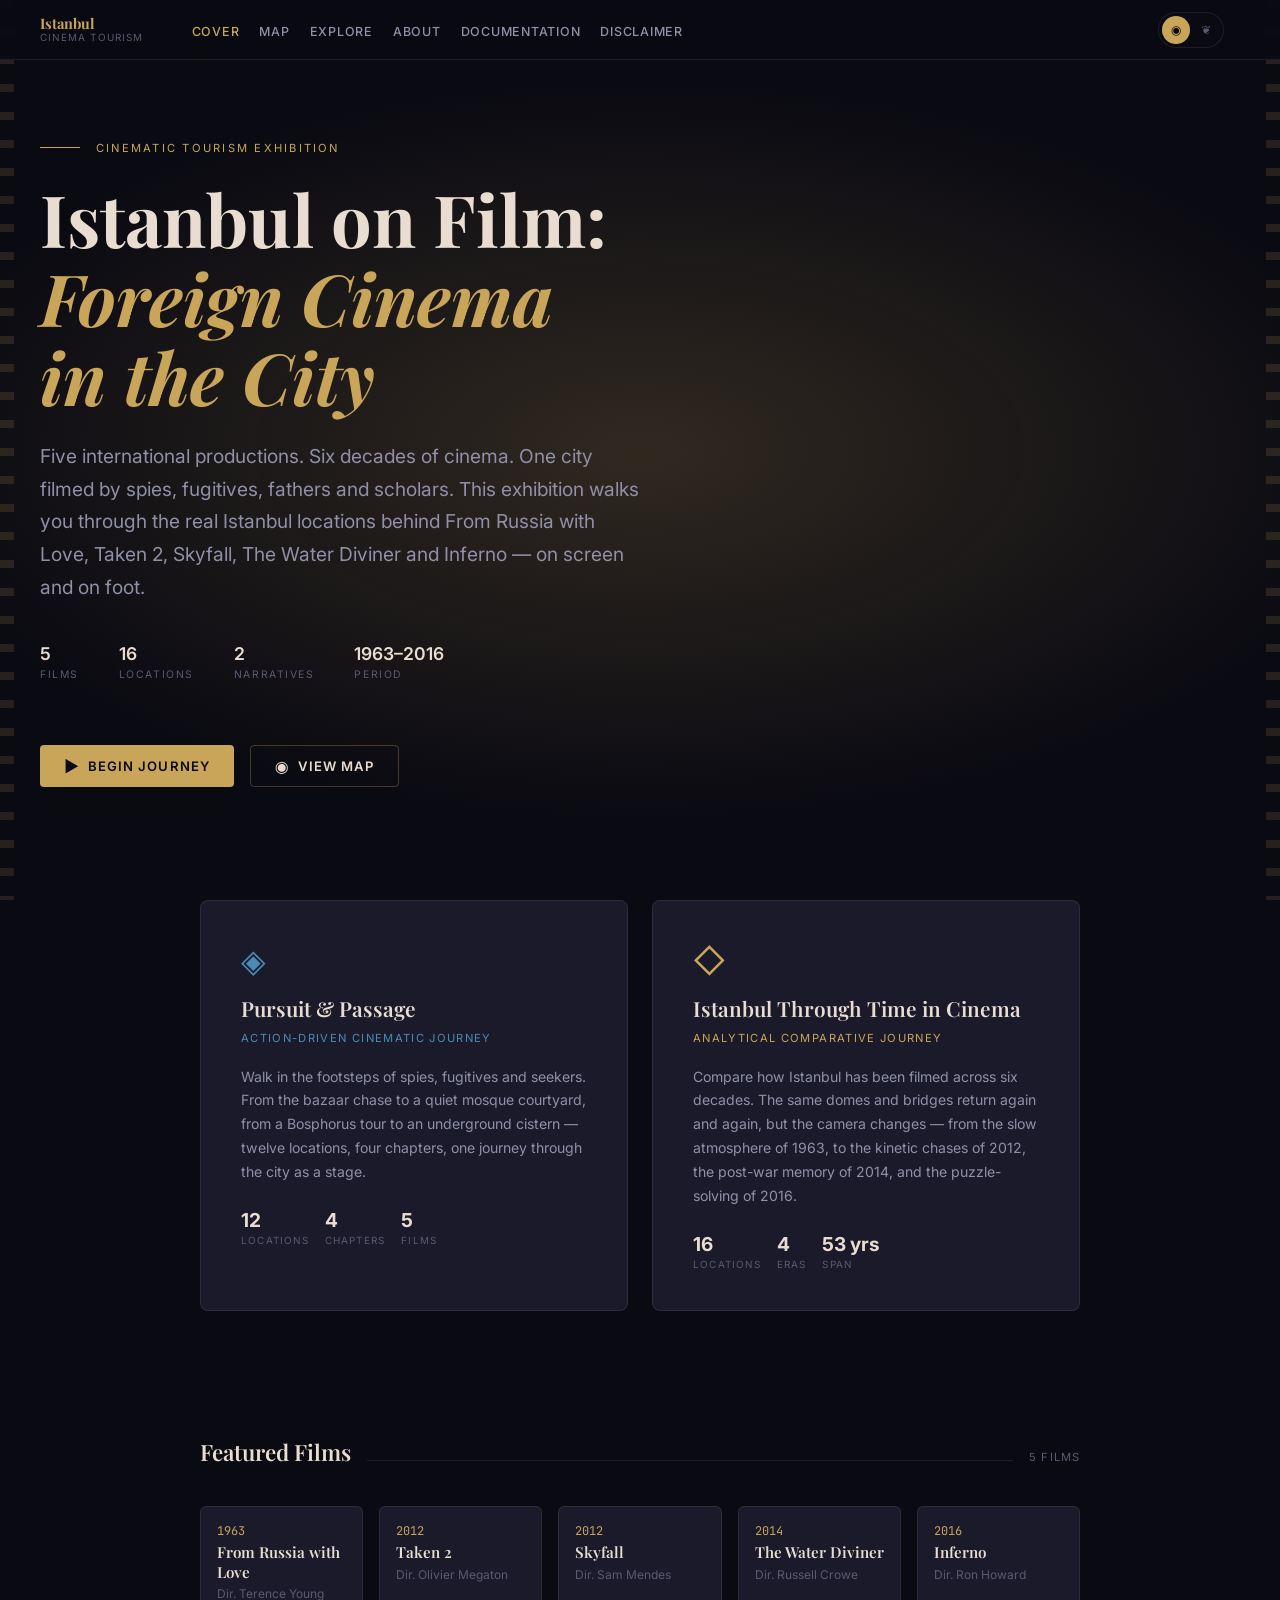
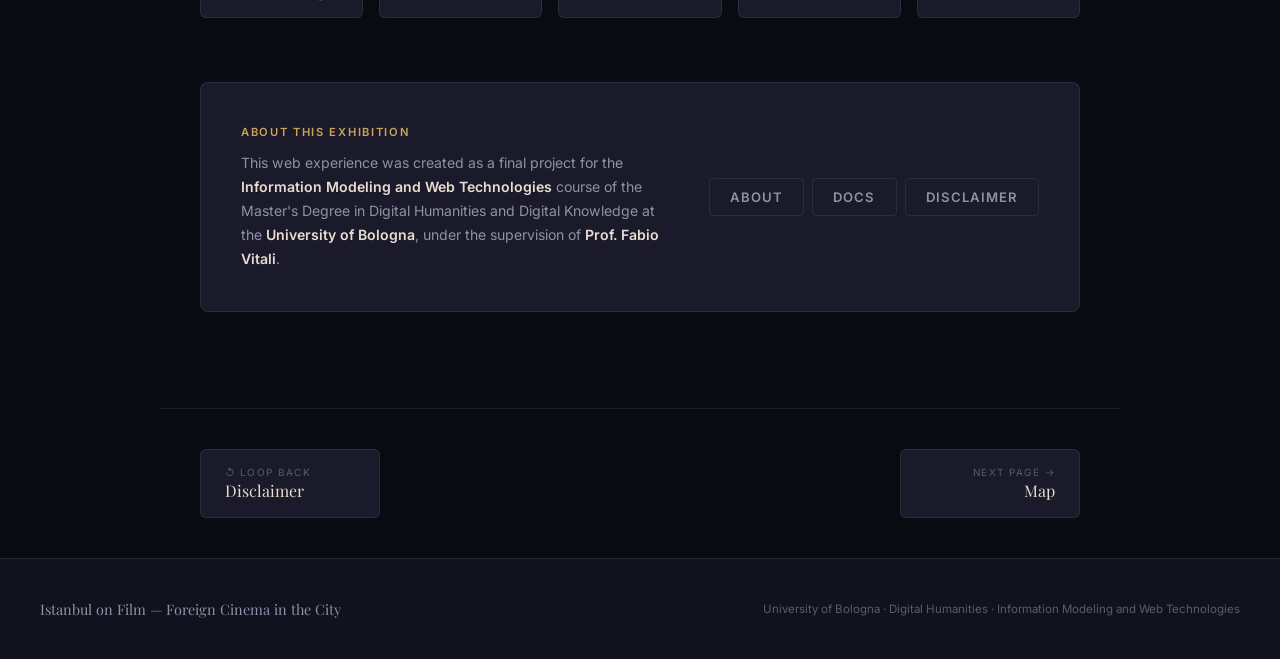
<file: index.html>
<!DOCTYPE html>
<html lang="en">

<head>
  <meta charset="UTF-8">
  <meta name="viewport" content="width=device-width, initial-scale=1.0">
  <title>Istanbul on Film — Foreign Cinema in the City</title>

  <!-- ─── STANDARD METADATA (simple, classic tags) ────────────────────── -->
  <meta name="description"  content="A cinematic tourism web experience exploring real Istanbul film locations across five foreign productions: From Russia with Love, Taken 2, Skyfall, The Water Diviner, Inferno.">
  <meta name="author"       content="Kübra Topçuoğlu">
  <meta name="keywords"     content="Istanbul, film locations, cinema tourism, Digital Humanities, LMML, Bond, Skyfall, Taken 2, Inferno">

  <!-- Dublin Core (academic / library metadata standard) -->
  <meta name="DC.title"        content="Istanbul on Film — Foreign Cinema in the City">
  <meta name="DC.creator"      content="Kübra Topçuoğlu">
  <meta name="DC.subject"      content="Cinematic tourism; Istanbul film locations">
  <meta name="DC.publisher"    content="University of Bologna — Digital Humanities and Digital Knowledge">
  <meta name="DC.date"         content="2026">
  <meta name="DC.language"     content="en">
  <meta name="DC.rights"       content="Editorial selection © 2026 Kübra Topçuoğlu — academic use">
  <meta name="DC.type"         content="InteractiveResource">

  <!-- Open Graph (used when the link is shared on social media or chat apps) -->
  <meta property="og:title"       content="Istanbul on Film — Foreign Cinema in the City">
  <meta property="og:description" content="A Live Museum of Movie Locations: walk Istanbul through five international films.">
  <meta property="og:type"        content="website">
  <meta property="og:locale"      content="en_GB">

  <!-- ─── SCHEMA.ORG JSON-LD (machine-readable data, placed in <head>) ─────
       Two static blocks: a site-wide WebSite and this page as a CreativeWork.
       The Explore page also adds a third block dynamically (the active location). -->
  <script type="application/ld+json">
  {
    "@context": "https://schema.org",
    "@type":    "WebSite",
    "name":     "Istanbul Cinema Tourism — LMML",
    "alternateName": "Istanbul on Film: Foreign Cinema in the City",
    "description":   "A Live Museum of Movie Locations companion app exploring how Istanbul has been depicted in five international films (1963–2016).",
    "inLanguage":    "en",
    "creator": {
      "@type": "Person",
      "name":  "Kübra Topçuoğlu",
      "affiliation": {
        "@type":      "CollegeOrUniversity",
        "name":       "Università di Bologna",
        "department": "Digital Humanities and Digital Knowledge"
      }
    },
    "about":         { "@type": "City", "name": "Istanbul" },
    "educationalUse":"academic project",
    "license":       "Academic fair use — typographic and layout design © 2026 Kübra Topçuoğlu",
    "dateModified":  "2026"
  }
  </script>

  <script type="application/ld+json">
  {
    "@context":          "https://schema.org",
    "@type":             "CreativeWork",
    "name":              "Istanbul on Film — Foreign Cinema in the City",
    "description":       "Cover page of the LMML exhibition exploring Istanbul through five international film productions (1963–2016).",
    "author":            { "@type": "Person", "name": "Kübra Topçuoğlu" },
    "datePublished":     "2026",
    "educationalLevel":  "Master's Degree",
    "learningResourceType": "Digital exhibition"
  }
  </script>

  <link rel="stylesheet" href="css/style.css">
</head>

<body>

  <!-- ── NAVIGATION ──────────────────────────────────────────────────── -->
  <div class="main-nav" role="navigation">

    <a class="nav-brand" href="index.html">
      <span class="nav-brand-title">Istanbul</span>
      <span class="nav-brand-sub">Cinema Tourism</span>
    </a>

    <button class="nav-toggle" id="navToggle">
      <span></span><span></span><span></span>
    </button>

    <ul class="nav-links" id="navLinks" role="list">
      <li><a class="nav-link active" href="index.html">Cover</a></li>
      <li><a class="nav-link" href="map.html">Map</a></li>
      <li><a class="nav-link" href="explore.html">Explore</a></li>
      <li><a class="nav-link" href="about.html">About</a></li>
      <li><a class="nav-link" href="docs.html">Documentation</a></li>
      <li><a class="nav-link" href="disclaimer.html">Disclaimer</a></li>
    </ul>

    <div class="theme-switcher" role="group">
      <button class="theme-btn" data-theme-choice="cinematic" title="Mid-Century Cinema — Second half of XX Century print">◉</button>
      <button class="theme-btn" data-theme-choice="heritage"                      title="Heritage — XIX Century print">❦</button>
    </div>

  </div>


  <!-- ── HERO / COVER ────────────────────────────────────────────────── -->
  <div role="main">

    <div class="hero">

      <div class="hero-bg">
        <div class="hero-bg-gradient"></div>
      </div>

      <div class="hero-content">

        <div class="hero-eyebrow">
          <div class="hero-eyebrow-line"></div>
          <span class="hero-eyebrow-text">Cinematic Tourism Exhibition</span>
        </div>

        <h1 class="hero-title">
          Istanbul on Film:
          <em>Foreign Cinema<br>in the City</em>
        </h1>

        <p class="hero-subtitle">
          Five international productions. Six decades of cinema. One city filmed by spies,
          fugitives, fathers and scholars. This exhibition walks you through the real Istanbul
          locations behind From Russia with Love, Taken 2, Skyfall, The Water Diviner and
          Inferno — on screen and on foot.
        </p>

        <div class="hero-meta">

          <div class="hero-meta-item">
            <span class="hero-meta-value">5</span>
            <span class="hero-meta-label">Films</span>
          </div>
          <div class="hero-meta-item">
            <span class="hero-meta-value">16</span>
            <span class="hero-meta-label">Locations</span>
          </div>
          <div class="hero-meta-item">
            <span class="hero-meta-value">2</span>
            <span class="hero-meta-label">Narratives</span>
          </div>
          <div class="hero-meta-item">
            <span class="hero-meta-value">1963–2016</span>
            <span class="hero-meta-label">Period</span>
          </div>
        </div>

        <div class="hero-actions">

          <a href="explore.html" class="btn btn-primary" id="heroExploreBtn">
            <span class="btn-icon">▶</span>
            Begin Journey
          </a>
          <a href="map.html" class="btn btn-secondary">
            <span class="btn-icon">◉</span>
            View Map
          </a>
        </div>
      </div>
    </div>


    <!-- ── NARRATIVE SELECTION ────────────────────────────────────── -->
    <div class="narrative-cards">

      <a href="explore.html"
         class="narrative-card espionage"
         data-narrative="pursuit"
         id="cardEspionage">

        <span class="narrative-card-icon">◈</span>
        <h2 class="narrative-card-title">Pursuit &amp; Passage</h2>
        <p class="narrative-card-subtitle">Action-Driven Cinematic Journey</p>

        <p class="narrative-card-desc">
          Walk in the footsteps of spies, fugitives and seekers. From the bazaar chase
          to a quiet mosque courtyard, from a Bosphorus tour to an underground cistern —
          twelve locations, four chapters, one journey through the city as a stage.
        </p>

        <div class="narrative-card-meta">
          <div class="narrative-card-stat">
            <span class="narrative-card-stat-value">12</span>
            <span class="narrative-card-stat-label">Locations</span>
          </div>
          <div class="narrative-card-stat">
            <span class="narrative-card-stat-value">4</span>
            <span class="narrative-card-stat-label">Chapters</span>
          </div>
          <div class="narrative-card-stat">
            <span class="narrative-card-stat-value">5</span>
            <span class="narrative-card-stat-label">Films</span>
          </div>
        </div>
      </a>

      <a href="explore.html"
         class="narrative-card timeline"
         data-narrative="timeline"
         id="cardTimeline">

        <span class="narrative-card-icon">◇</span>
        <h2 class="narrative-card-title">Istanbul Through Time in Cinema</h2>
        <p class="narrative-card-subtitle">Analytical Comparative Journey</p>
        <p class="narrative-card-desc">
          Compare how Istanbul has been filmed across six decades. The same domes
          and bridges return again and again, but the camera changes — from the slow
          atmosphere of 1963, to the kinetic chases of 2012, the post-war memory of
          2014, and the puzzle-solving of 2016.
        </p>
        <div class="narrative-card-meta">
          <div class="narrative-card-stat">
            <span class="narrative-card-stat-value">16</span>
            <span class="narrative-card-stat-label">Locations</span>
          </div>
          <div class="narrative-card-stat">
            <span class="narrative-card-stat-value">4</span>
            <span class="narrative-card-stat-label">Eras</span>
          </div>
          <div class="narrative-card-stat">
            <span class="narrative-card-stat-value">53 yrs</span>
            <span class="narrative-card-stat-label">Span</span>
          </div>
        </div>
      </a>
    </div>


    <!-- ── FILMS GRID ──────────────────────────────────────────────── -->
    <div class="films-section">

      <div class="section-header">
        <h2 class="section-title">Featured Films</h2>
        <div class="section-line"></div>
        <span class="section-count">5 FILMS</span>
      </div>
      <div class="films-grid" id="filmsGrid" role="list">
        <!-- cards injected by inline script below from APP_DATA.films -->
      </div>
    </div>


    <!-- ── ABOUT STRIP ────────────────────────────────────────────────── -->
    <div class="about-strip">

      <div class="about-strip-card">
        <div>
          <p class="label" data-accent="gold" data-mb="sm">About this Exhibition</p>

          <p class="about-strip-text">
            This web experience was created as a final project for the
            <strong>Information Modeling and Web Technologies</strong> course of the
            Master's Degree in Digital Humanities and Digital Knowledge at the
            <strong>University of Bologna</strong>, under the supervision of
            <strong>Prof. Fabio Vitali</strong>.
          </p>
        </div>
        <div class="about-strip-actions">
          <a href="about.html" class="btn btn-ghost">About</a>
          <a href="docs.html" class="btn btn-ghost">Docs</a>
          <a href="disclaimer.html" class="btn btn-ghost">Disclaimer</a>
        </div>
      </div>
    </div>


    <!-- Previous / next page links -->
    <div class="page-nav" role="navigation">
      <a href="disclaimer.html" class="page-nav-btn">
        <span class="page-nav-btn-label">↺ Loop back</span>
        <span class="page-nav-btn-title">Disclaimer</span>
      </a>
      <a href="map.html" class="page-nav-btn align-end">
        <span class="page-nav-btn-label">Next Page →</span>
        <span class="page-nav-btn-title">Map</span>
      </a>
    </div>
  </div>


  <!-- ── FOOTER ─────────────────────────────────────────────────────── -->
  <div class="site-footer" role="contentinfo">
    <div class="footer-brand">Istanbul on Film — Foreign Cinema in the City</div>
    <div class="footer-meta">
      University of Bologna · Digital Humanities · Information Modeling and Web Technologies
    </div>
  </div>


  <!-- Scripts -->
  <script src="js/data.js"></script>
  <script src="js/app.js"></script>

  <script>
    document.addEventListener("DOMContentLoaded", function() {

      // ----- mobile nav toggle button -----
      var navToggle = document.getElementById("navToggle");
      // Get a reference to the hamburger button.

      var navLinks  = document.getElementById("navLinks");
      // Get a reference to the menu <ul>.

      navToggle.addEventListener("click", function() {
      // Attach a click event to the button.

        navLinks.classList.toggle("open");
        // Add or remove the "open" class.

      });

      // ----- narrative cards: set the narrative, then go to Explore -----
      document.getElementById("cardEspionage").addEventListener("click", function(e) {
      // The click event for the espionage card.

        e.preventDefault();
        // Stop the default behavior of the link (which would change the page). We want to set the state first.

        App.setNarrative("pursuit");
        // Save "pursuit" as the current narrative using the App object. It is stored in localStorage.

        window.location.href = "explore.html";
        // Now go to the Explore page manually.

      });
      document.getElementById("cardTimeline").addEventListener("click", function(e) {
        e.preventDefault();
        App.setNarrative("timeline");
        // Same logic, but "timeline" is saved this time.
        window.location.href = "explore.html";
      });

      // The hero "Explore" button: just go to the Explore page (keep the current narrative)
      document.getElementById("heroExploreBtn").addEventListener("click", function(e) {
        e.preventDefault();
        window.location.href = "explore.html";
        // We do not change the narrative here. The saved one will be used.
      });

      // ----- build the films grid from APP_DATA.films -----
      var grid = document.getElementById("filmsGrid");
      // The reference to the empty <div id="filmsGrid"> we left above.

      for (var i = 0; i < APP_DATA.films.length; i++) {
      // Loop over each film in the array.

        var film = APP_DATA.films[i];
        // The current film object (it has title, year, director, etc.).

        var card = document.createElement("div");
        // Create a new <div> element.

        card.className = "film-card";
        // Add a CSS class to it.

        card.setAttribute("role", "listitem");
        // Mark this card as a list item.

        card.innerHTML =
          '<div class="film-card-year">' + film.year + '</div>' +
          '<h3 class="film-card-title">' + film.title + '</h3>' +
          '<div class="film-card-director">Dir. ' + film.director + '</div>';
        // Build the inner HTML with string concatenation. Important: innerHTML can be dangerous if the data is not trusted (XSS risk). Here our data comes from our own data.js, so it is safe.

        grid.appendChild(card);
        // Add the card to the grid. This updates the DOM and forces the browser to render the new element.

      }

      // ----- theme switcher buttons -----
      function syncThemeButtons() {
      // Helper function: find the active theme and update the look of the buttons.

        var active = App.getTheme();
        // Read the current theme from the App object.

        var btns = document.querySelectorAll(".theme-btn");
        // Select all theme buttons (returns a NodeList).

        for (var i = 0; i < btns.length; i++) {
          if (btns[i].getAttribute("data-theme-choice") === active) {
          // getAttribute reads the data-theme-choice attribute from the HTML.

            btns[i].classList.add("active");
            // Add the "active" class to the active button.

            // Tell assistive tech the toggle button is pressed.

          } else {
            btns[i].classList.remove("active");
            // The other buttons are not pressed.
          }
        }
      }
      var themeBtns = document.querySelectorAll(".theme-btn");
      for (var t = 0; t < themeBtns.length; t++) {
        themeBtns[t].addEventListener("click", function() {
        // Add a click event to each button.

          App.setTheme(this.getAttribute("data-theme-choice"));
          // Apply the theme from data-theme-choice. "this" is the button that was clicked.

          syncThemeButtons();
          // Update the visual state of all buttons.

        });
      }
      syncThemeButtons();
      // Run it once at the start so the correct button is active when the page loads.

    });
  </script>

</body>
</html>
</file>
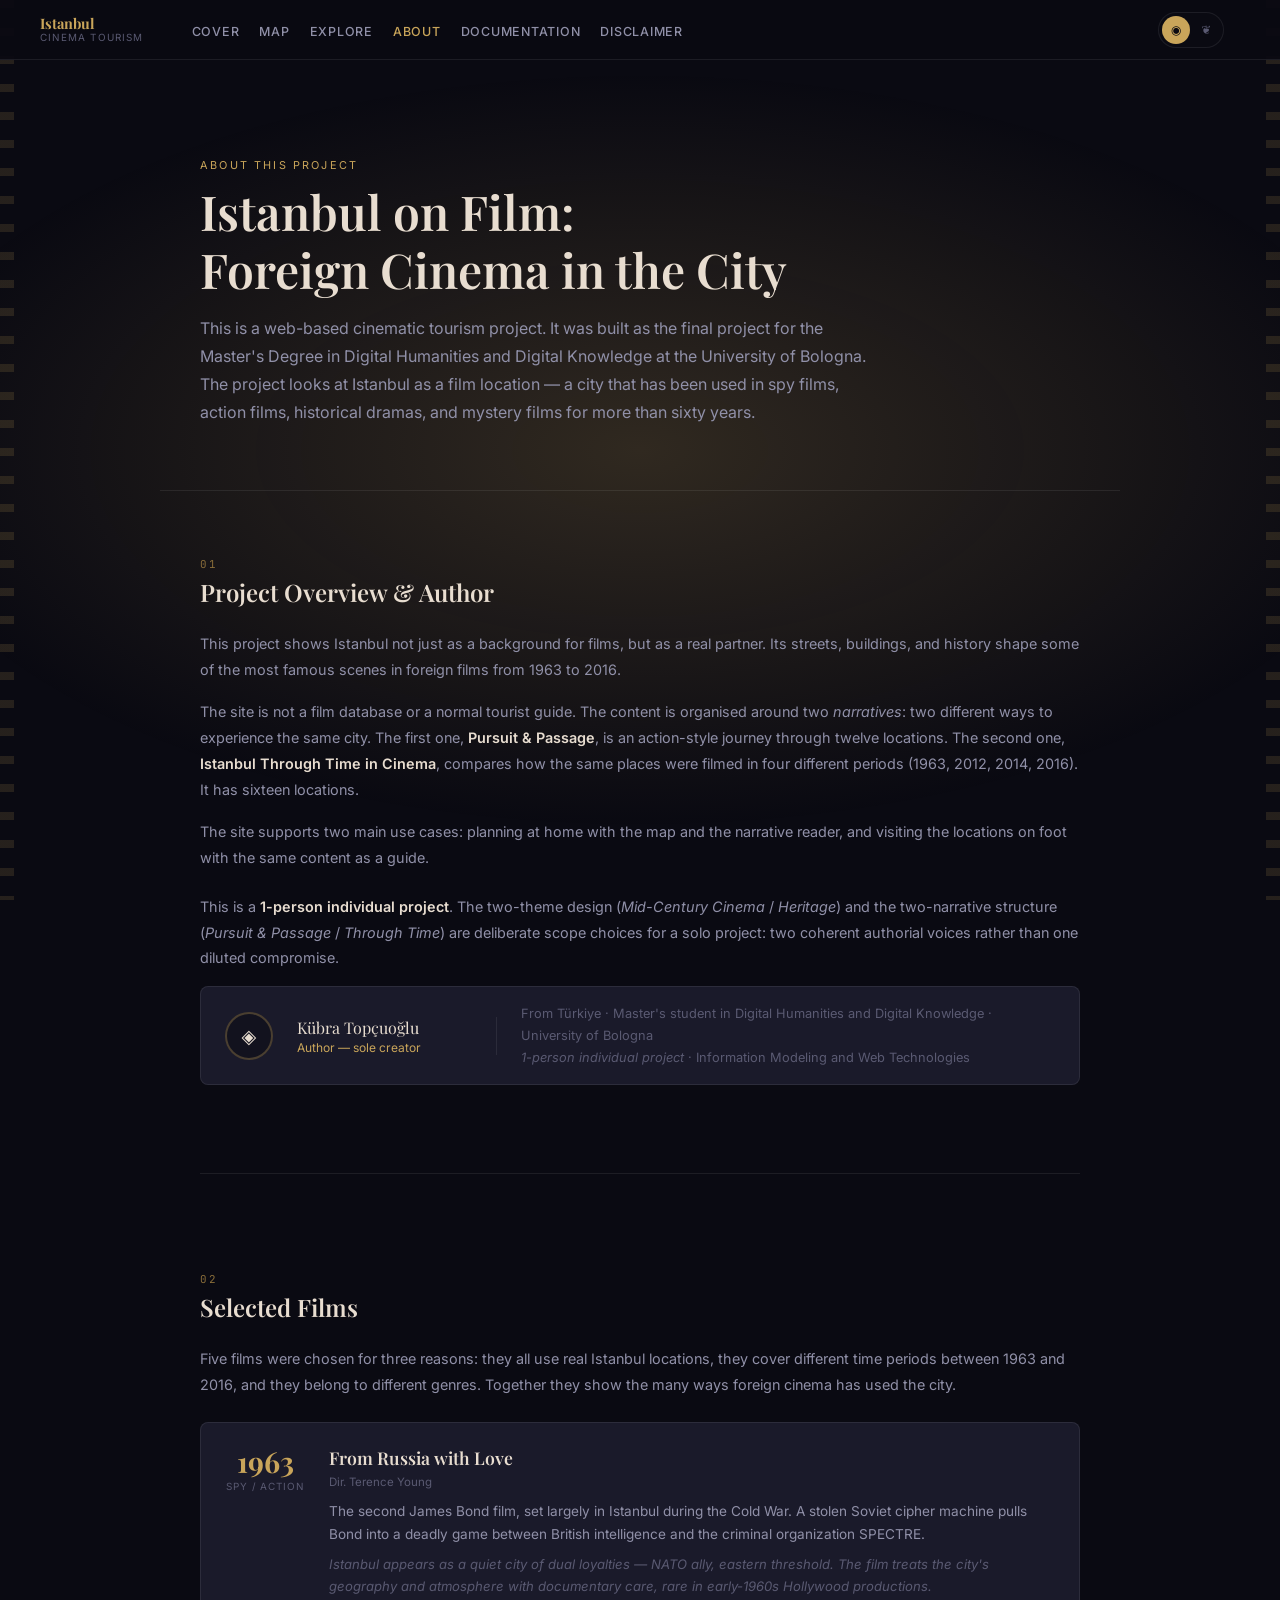
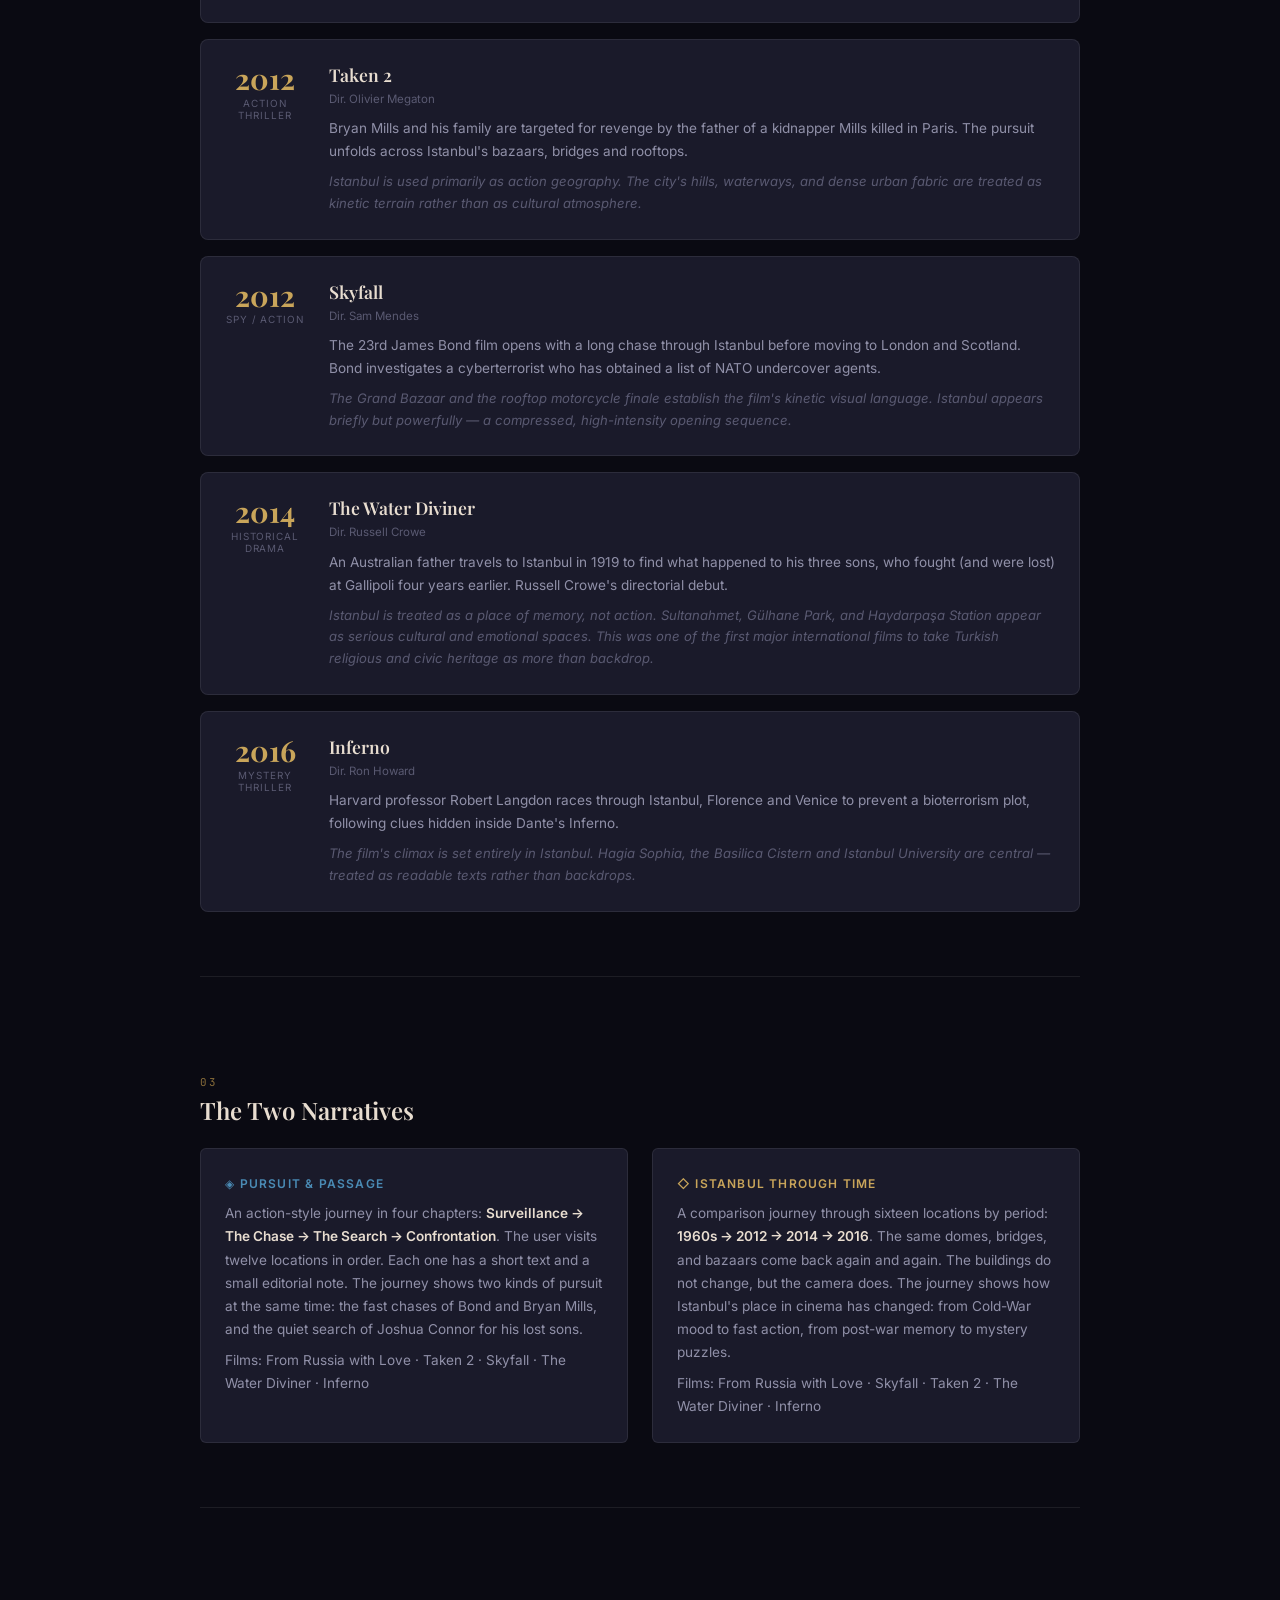
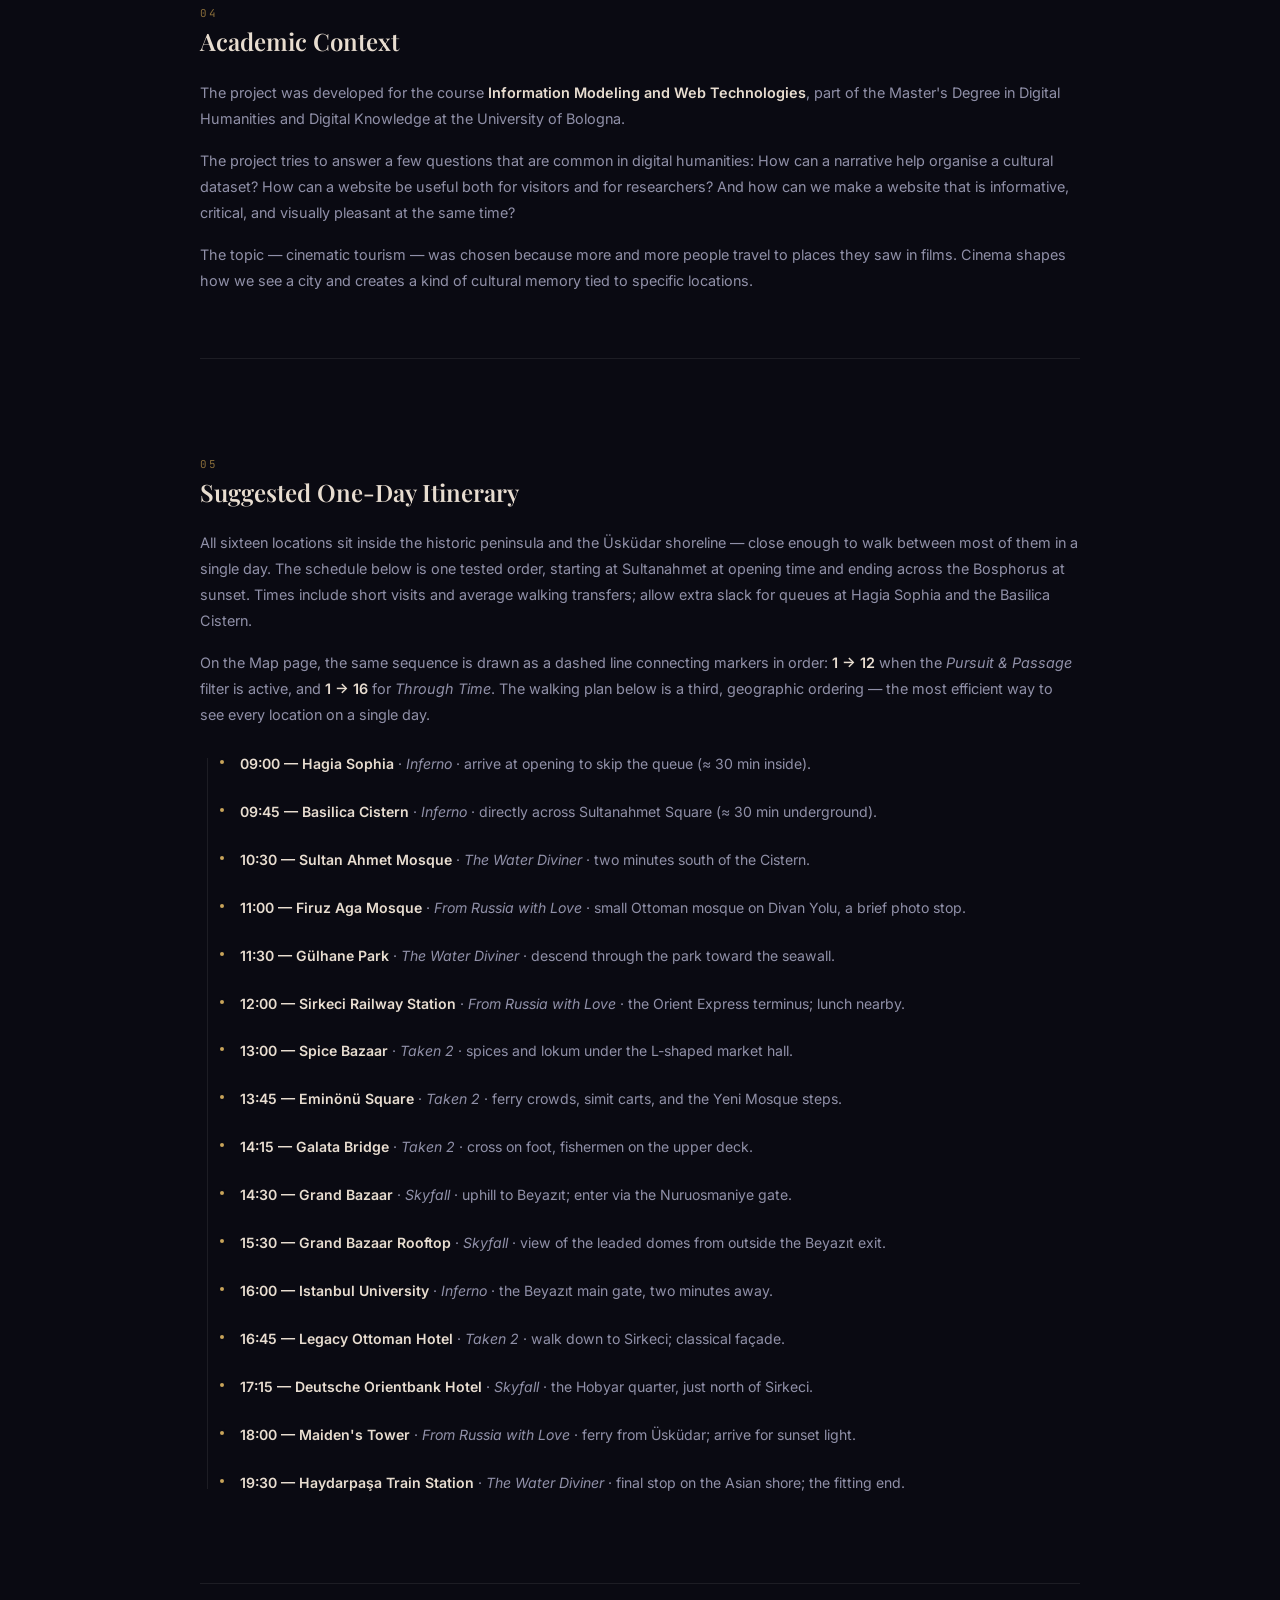
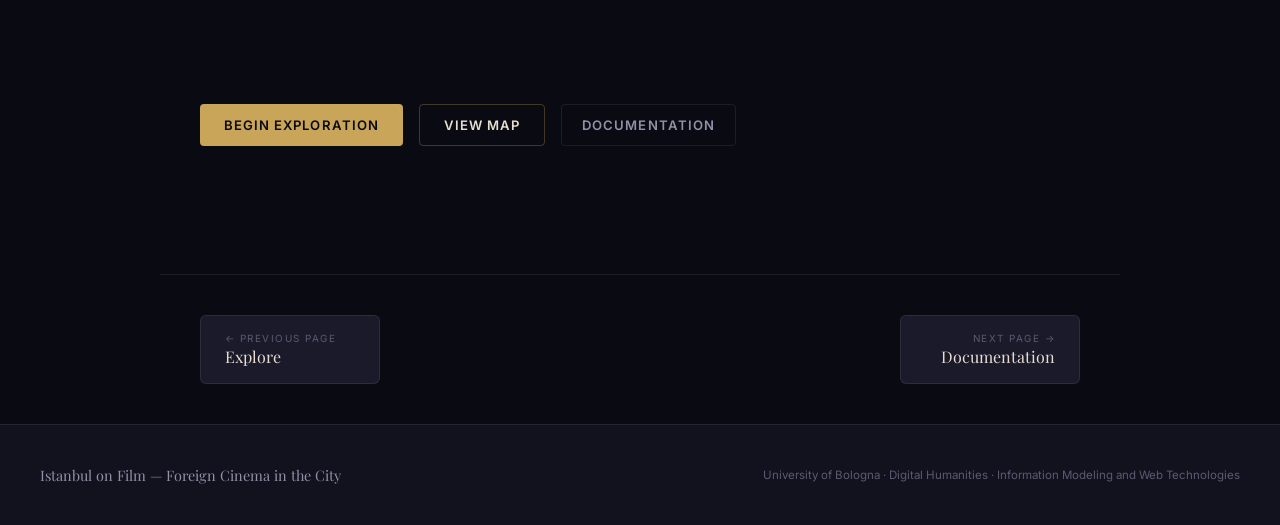
<file: about.html>
<!DOCTYPE html>
<html lang="en">

<head>
  <meta charset="UTF-8">
  <meta name="viewport" content="width=device-width, initial-scale=1.0">
  <title>About — Istanbul Cinema Tourism</title>

  <!-- ─── STANDARD METADATA ──────────────────────────────────────── -->
  <meta name="description" content="About this Digital Humanities project: Istanbul as a recurring foreign-cinema location across six decades, presented through two narratives.">
  <meta name="author"      content="Kübra Topçuoğlu">
  <meta name="keywords"    content="Istanbul, cinema tourism, Digital Humanities, University of Bologna, foreign cinema">

  <!-- Dublin Core -->
  <meta name="DC.title"     content="About — Istanbul Cinema Tourism">
  <meta name="DC.creator"   content="Kübra Topçuoğlu">
  <meta name="DC.subject"   content="Project background; academic context">
  <meta name="DC.publisher" content="University of Bologna — Digital Humanities and Digital Knowledge">
  <meta name="DC.date"      content="2026">
  <meta name="DC.language"  content="en">
  <meta name="DC.rights"    content="Editorial selection © 2026 Kübra Topçuoğlu — academic use">
  <meta name="DC.type"      content="Text">

  <!-- Open Graph -->
  <meta property="og:title"       content="About — Istanbul Cinema Tourism">
  <meta property="og:description" content="A Digital Humanities project on Istanbul filming locations across five international films.">
  <meta property="og:type"        content="article">

  <!-- ─── SCHEMA.ORG JSON-LD (type AboutPage) ───────────────────────── -->
  <script type="application/ld+json">
  {
    "@context":   "https://schema.org",
    "@type":      "AboutPage",
    "name":       "About — Istanbul Cinema Tourism",
    "description":"Project context, film selection rationale, academic framing.",
    "isPartOf":   { "@type": "WebSite", "name": "Istanbul Cinema Tourism — LMML" },
    "author":     { "@type": "Person",  "name": "Kübra Topçuoğlu" },
    "publisher":  { "@type": "CollegeOrUniversity", "name": "Università di Bologna", "department": "Digital Humanities and Digital Knowledge" },
    "inLanguage": "en",
    "dateModified":"2026-05-07"
  }
  </script>

  <link rel="stylesheet" href="css/style.css">
</head>

<body>


  <!-- ── NAVIGATION ──────────────────────────────────────────────── -->
  <div class="main-nav" role="navigation">
    <a class="nav-brand" href="index.html">
      <span class="nav-brand-title">Istanbul</span>
      <span class="nav-brand-sub">Cinema Tourism</span>
    </a>
    <button class="nav-toggle" id="navToggle">
      <span></span><span></span><span></span>
    </button>
    <ul class="nav-links" id="navLinks" role="list">
      <li><a class="nav-link" href="index.html">Cover</a></li>
      <li><a class="nav-link" href="map.html">Map</a></li>
      <li><a class="nav-link" href="explore.html">Explore</a></li>
      <li><a class="nav-link active" href="about.html">About</a></li>
      <li><a class="nav-link" href="docs.html">Documentation</a></li>
      <li><a class="nav-link" href="disclaimer.html">Disclaimer</a></li>
    </ul>
    <div class="theme-switcher" role="group">
      <button class="theme-btn" data-theme-choice="cinematic" title="Mid-Century Cinema — Second half of XX Century print">◉</button>
      <button class="theme-btn" data-theme-choice="heritage"           title="Heritage — XIX Century print">❦</button>
    </div>

  </div>


  <!-- ── CONTENT ──────────────────────────────────────────────────── -->
  <div class="text-page" role="main">

    <div class="text-page-header">
      <p class="text-page-eyebrow">About This Project</p>
      <h1 class="text-page-title">Istanbul on Film:<br>Foreign Cinema in the City</h1>

      <p class="text-page-intro">
        This is a web-based cinematic tourism project. It was built as the
        final project for the Master's Degree in Digital Humanities and
        Digital Knowledge at the University of Bologna. The project looks at
        Istanbul as a film location — a city that has been used in spy films,
        action films, historical dramas, and mystery films for more than
        sixty years.
      </p>
    </div>


    <div class="text-page-body">


      <!-- 01. Project Overview & Author -->
      <div class="doc-section">

        <p class="doc-section-number">01</p>
        <h2 class="doc-section-title" id="section-overview">Project Overview &amp; Author</h2>

        <div class="doc-section-body">

          <p>
            This project shows Istanbul not just as a background for films, but
            as a real partner. Its streets, buildings, and history shape some of
            the most famous scenes in foreign films from 1963 to 2016.
          </p>
          <p>
            The site is not a film database or a normal tourist guide. The
            content is organised around two <em>narratives</em>: two different
            ways to experience the same city. The first one,
            <strong>Pursuit &amp; Passage</strong>, is an action-style journey
            through twelve locations. The second one,
            <strong>Istanbul Through Time in Cinema</strong>, compares how the
            same places were filmed in four different periods (1963, 2012,
            2014, 2016). It has sixteen locations.
          </p>
          <p>
            The site supports two main use cases: planning at home with the
            map and the narrative reader, and visiting the locations on foot
            with the same content as a guide.
          </p>
        </div>


        <p class="author-row-text">
          This is a <strong>1-person individual project</strong>. The
          two-theme design (<em>Mid-Century Cinema</em> / <em>Heritage</em>) and the
          two-narrative structure (<em>Pursuit &amp; Passage</em> /
          <em>Through Time</em>) are deliberate scope choices for a solo
          project: two coherent authorial voices rather than one diluted
          compromise.
        </p>


        <div class="team-card author-card">

          <div class="team-card-avatar">◈</div>

          <div class="author-card-identity">
            <div class="team-card-name">Kübra Topçuoğlu</div>
            <div class="team-card-role">Author — sole creator</div>
          </div>

          <div class="author-card-affiliation">
            From Türkiye · Master's student in Digital Humanities and Digital Knowledge · University of Bologna
            <br><em>1-person individual project</em> · Information Modeling and Web Technologies
          </div>
        </div>
      </div>


      <!-- 02. Selected Films -->
      <div class="doc-section">
        <p class="doc-section-number">02</p>
        <h2 class="doc-section-title" id="section-films">Selected Films</h2>
        <div class="doc-section-body">
          <p>
            Five films were chosen for three reasons: they all use real
            Istanbul locations, they cover different time periods between
            1963 and 2016, and they belong to different genres. Together they
            show the many ways foreign cinema has used the city.
          </p>
        </div>


        <!-- Film detail cards -->
        <div class="films-detail-grid" id="filmsDetailGrid">
          <!-- cards injected by inline script below from APP_DATA.films -->
        </div>
      </div>


      <!-- 03. Narratives -->
      <div class="doc-section">
        <p class="doc-section-number">03</p>
        <h2 class="doc-section-title" id="section-narratives">The Two Narratives</h2>


        <div class="doc-grid">

          <div class="doc-grid-item">
            <p class="doc-grid-item-title" data-accent="blue">◈ Pursuit &amp; Passage</p>
            <p class="doc-grid-item-body">
              An action-style journey in four chapters:
              <strong>Surveillance → The Chase → The Search → Confrontation</strong>.
              The user visits twelve locations in order. Each one has a short
              text and a small editorial note. The journey shows two kinds of
              pursuit at the same time: the fast chases of Bond and Bryan Mills,
              and the quiet search of Joshua Connor for his lost sons.
            </p>
            <p class="doc-grid-item-body" data-mt="sm">
              Films: From Russia with Love · Taken 2 · Skyfall · The Water Diviner · Inferno
            </p>
          </div>
          <div class="doc-grid-item">
            <p class="doc-grid-item-title" data-accent="gold">◇ Istanbul Through Time</p>
            <p class="doc-grid-item-body">
              A comparison journey through sixteen locations by period:
              <strong>1960s → 2012 → 2014 → 2016</strong>. The same domes,
              bridges, and bazaars come back again and again. The buildings do
              not change, but the camera does. The journey shows how
              Istanbul's place in cinema has changed: from Cold-War mood to
              fast action, from post-war memory to mystery puzzles.
            </p>
            <p class="doc-grid-item-body" data-mt="sm">
              Films: From Russia with Love · Skyfall · Taken 2 · The Water Diviner · Inferno
            </p>
          </div>
        </div>
      </div>


      <!-- 04. Academic Context -->
      <div class="doc-section">
        <p class="doc-section-number">04</p>
        <h2 class="doc-section-title" id="section-academic">Academic Context</h2>
        <div class="doc-section-body">
          <p>
            The project was developed for the course
            <strong>Information Modeling and Web Technologies</strong>, part of
            the Master's Degree in Digital Humanities and Digital Knowledge at
            the University of Bologna.
          </p>
          <p>
            The project tries to answer a few questions that are common in
            digital humanities: How can a narrative help organise a cultural
            dataset? How can a website be useful both for visitors and for
            researchers? And how can we make a website that is informative,
            critical, and visually pleasant at the same time?
          </p>
          <p>
            The topic — cinematic tourism — was chosen because more and more
            people travel to places they saw in films. Cinema shapes how we
            see a city and creates a kind of cultural memory tied to specific
            locations.
          </p>
        </div>
      </div>


      <!-- 05. Suggested One-Day Itinerary -->
      <div class="doc-section">
        <p class="doc-section-number">05</p>
        <h2 class="doc-section-title" id="section-itinerary">Suggested One-Day Itinerary</h2>
        <div class="doc-section-body">
          <p>
            All sixteen locations sit inside the historic peninsula and the
            Üsküdar shoreline — close enough to walk between most of them in a
            single day. The schedule below is one tested order, starting at
            Sultanahmet at opening time and ending across the Bosphorus at
            sunset. Times include short visits and average walking transfers;
            allow extra slack for queues at Hagia Sophia and the Basilica
            Cistern.
          </p>
          <p>
            On the Map page, the same sequence is drawn as a dashed line
            connecting markers in order: <strong>1 → 12</strong> when the
            <em>Pursuit &amp; Passage</em> filter is active, and
            <strong>1 → 16</strong> for <em>Through Time</em>. The walking plan
            below is a third, geographic ordering — the most efficient way to
            see every location on a single day.
          </p>
        </div>


        <ul class="timeline-list" data-mt="lg">
          <li><strong>09:00 — Hagia Sophia</strong> · <em>Inferno</em> · arrive at opening to skip the queue (≈ 30 min inside).</li>
          <li><strong>09:45 — Basilica Cistern</strong> · <em>Inferno</em> · directly across Sultanahmet Square (≈ 30 min underground).</li>
          <li><strong>10:30 — Sultan Ahmet Mosque</strong> · <em>The Water Diviner</em> · two minutes south of the Cistern.</li>
          <li><strong>11:00 — Firuz Aga Mosque</strong> · <em>From Russia with Love</em> · small Ottoman mosque on Divan Yolu, a brief photo stop.</li>
          <li><strong>11:30 — Gülhane Park</strong> · <em>The Water Diviner</em> · descend through the park toward the seawall.</li>
          <li><strong>12:00 — Sirkeci Railway Station</strong> · <em>From Russia with Love</em> · the Orient Express terminus; lunch nearby.</li>
          <li><strong>13:00 — Spice Bazaar</strong> · <em>Taken 2</em> · spices and lokum under the L-shaped market hall.</li>
          <li><strong>13:45 — Eminönü Square</strong> · <em>Taken 2</em> · ferry crowds, simit carts, and the Yeni Mosque steps.</li>
          <li><strong>14:15 — Galata Bridge</strong> · <em>Taken 2</em> · cross on foot, fishermen on the upper deck.</li>
          <li><strong>14:30 — Grand Bazaar</strong> · <em>Skyfall</em> · uphill to Beyazıt; enter via the Nuruosmaniye gate.</li>
          <li><strong>15:30 — Grand Bazaar Rooftop</strong> · <em>Skyfall</em> · view of the leaded domes from outside the Beyazıt exit.</li>
          <li><strong>16:00 — Istanbul University</strong> · <em>Inferno</em> · the Beyazıt main gate, two minutes away.</li>
          <li><strong>16:45 — Legacy Ottoman Hotel</strong> · <em>Taken 2</em> · walk down to Sirkeci; classical façade.</li>
          <li><strong>17:15 — Deutsche Orientbank Hotel</strong> · <em>Skyfall</em> · the Hobyar quarter, just north of Sirkeci.</li>
          <li><strong>18:00 — Maiden's Tower</strong> · <em>From Russia with Love</em> · ferry from Üsküdar; arrive for sunset light.</li>
          <li><strong>19:30 — Haydarpaşa Train Station</strong> · <em>The Water Diviner</em> · final stop on the Asian shore; the fitting end.</li>
        </ul>
      </div>


      <!-- Navigation (CTA row at the bottom of the page) -->
      <div class="page-actions-row">
        <a href="explore.html" class="btn btn-primary">Begin Exploration</a>
        <a href="map.html"     class="btn btn-secondary">View Map</a>
        <a href="docs.html"    class="btn btn-ghost">Documentation</a>
      </div>

    </div>


    <!-- Previous / next page links -->
    <div class="page-nav" role="navigation">
      <a href="explore.html" class="page-nav-btn">
        <span class="page-nav-btn-label">← Previous Page</span>
        <span class="page-nav-btn-title">Explore</span>
      </a>
      <a href="docs.html" class="page-nav-btn align-end">
        <span class="page-nav-btn-label">Next Page →</span>
        <span class="page-nav-btn-title">Documentation</span>
      </a>
    </div>
  </div>


  <!-- Footer -->
  <div class="site-footer" role="contentinfo">
    <div class="footer-brand">Istanbul on Film — Foreign Cinema in the City</div>
    <div class="footer-meta">University of Bologna · Digital Humanities · Information Modeling and Web Technologies</div>
  </div>


  <script src="js/data.js"></script>
  <script src="js/app.js"></script>
  <script>
    document.addEventListener("DOMContentLoaded", function() {

      // ----- mobile nav toggle button -----
      var navToggle = document.getElementById("navToggle");
      var navLinks  = document.getElementById("navLinks");
      navToggle.addEventListener("click", function() {
        navLinks.classList.toggle("open");
      });

      // ----- build the films detail grid -----
      var grid = document.getElementById("filmsDetailGrid");
      // Reference to the empty grid div.

      for (var i = 0; i < APP_DATA.films.length; i++) {
      // A loop for each film.

        var film = APP_DATA.films[i];
        // The current film object (comes from data.js).

        var card = document.createElement("div");
        // Create a new div.

        card.className = "film-detail-card";
        // CSS class.

        card.innerHTML =
          '<div class="film-detail-year-block">' +
            '<div class="film-detail-year">' + film.year + '</div>' +
            '<div class="film-detail-genre">' + film.genre + '</div>' +
          '</div>' +
          '<div>' +
            '<h3 class="film-detail-title">' + film.title + '</h3>' +
            '<p class="film-detail-director">Dir. ' + film.director + '</p>' +
            '<p class="film-detail-synopsis">' + film.synopsis + '</p>' +
            '<p class="film-detail-role">' + film.istanbulRole + '</p>' +
          '</div>';
        // Build the inner HTML with string concatenation: year/genre block + title/director/synopsis/Istanbul role.

        grid.appendChild(card);
        // Add the card to the grid.
      }

      // ----- theme switcher buttons -----
      function syncThemeButtons() {
        var active = App.getTheme();
        var btns = document.querySelectorAll(".theme-btn");
        for (var i = 0; i < btns.length; i++) {
          if (btns[i].getAttribute("data-theme-choice") === active) {
            btns[i].classList.add("active");
          } else {
            btns[i].classList.remove("active");
          }
        }
      }
      var themeBtns = document.querySelectorAll(".theme-btn");
      for (var t = 0; t < themeBtns.length; t++) {
        themeBtns[t].addEventListener("click", function() {
          App.setTheme(this.getAttribute("data-theme-choice"));
          syncThemeButtons();
        });
      }
      syncThemeButtons();

    });
  </script>

</body>
</html>
</file>
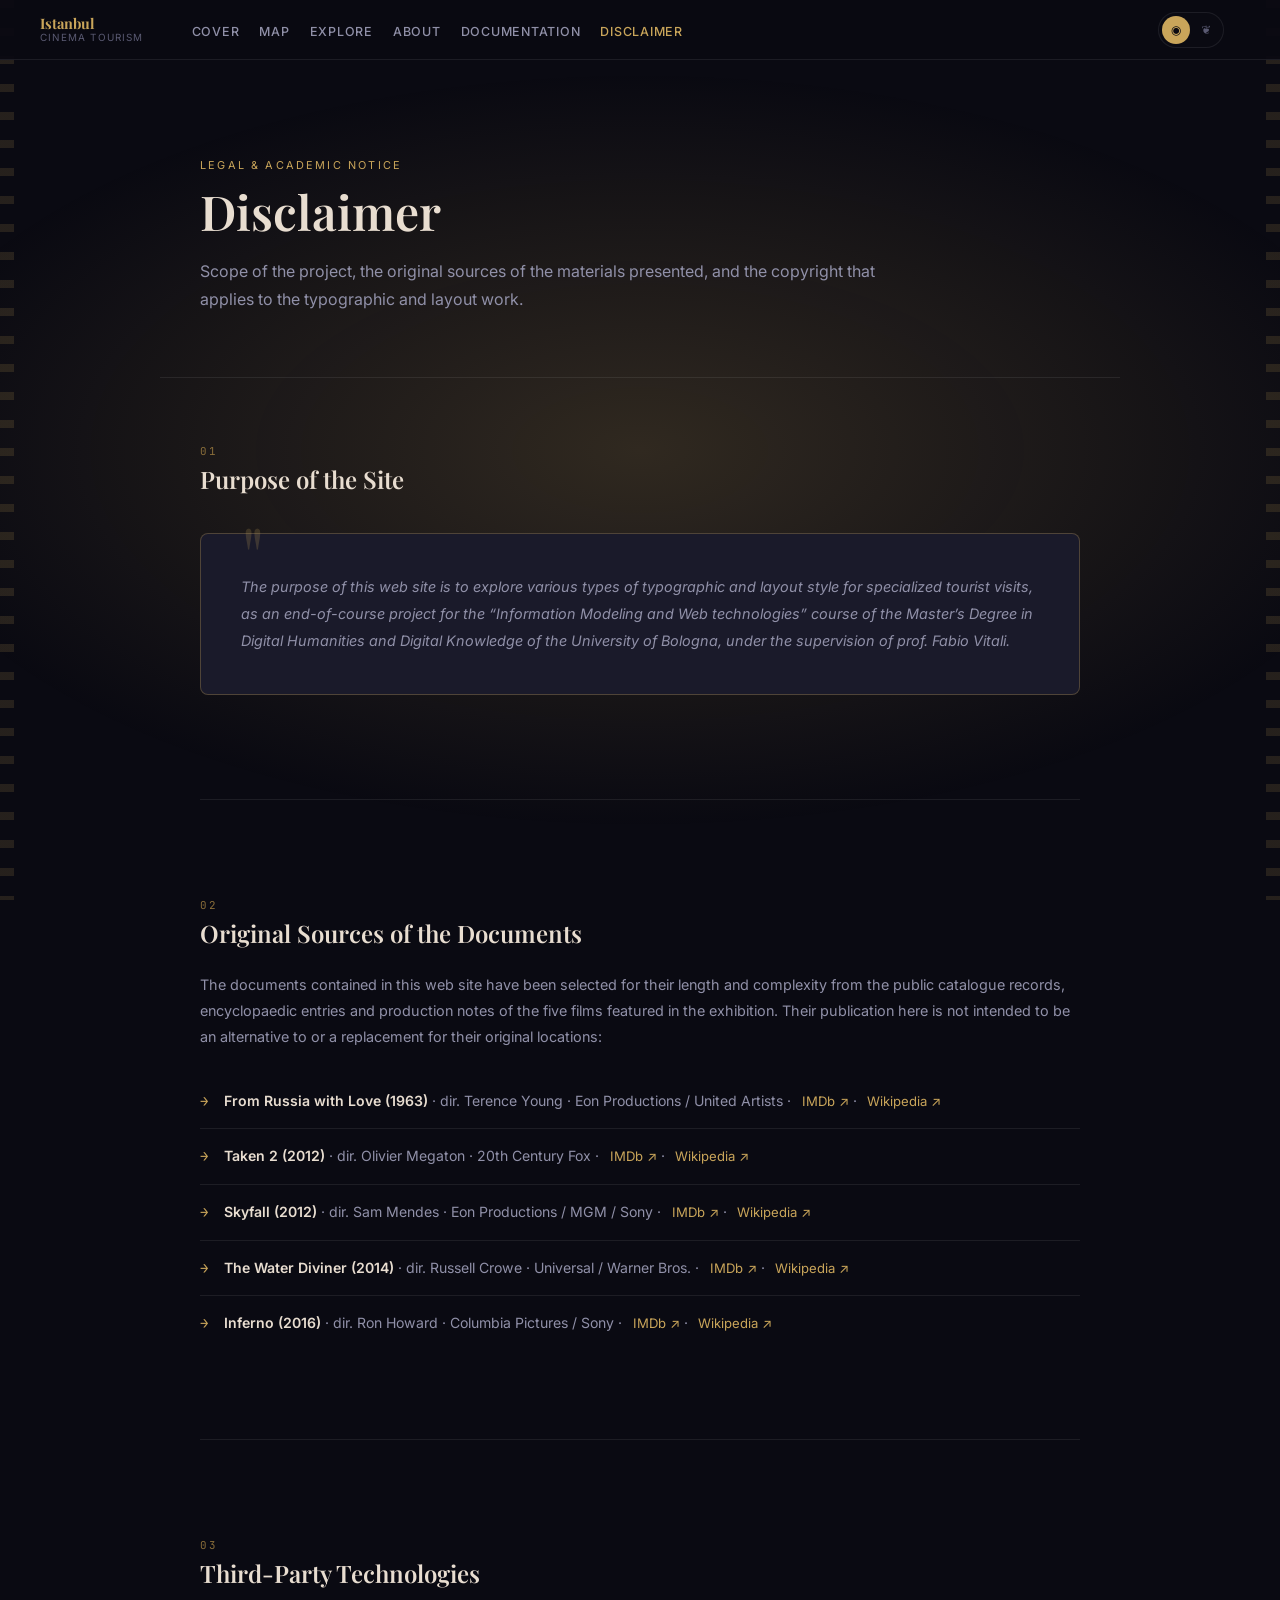
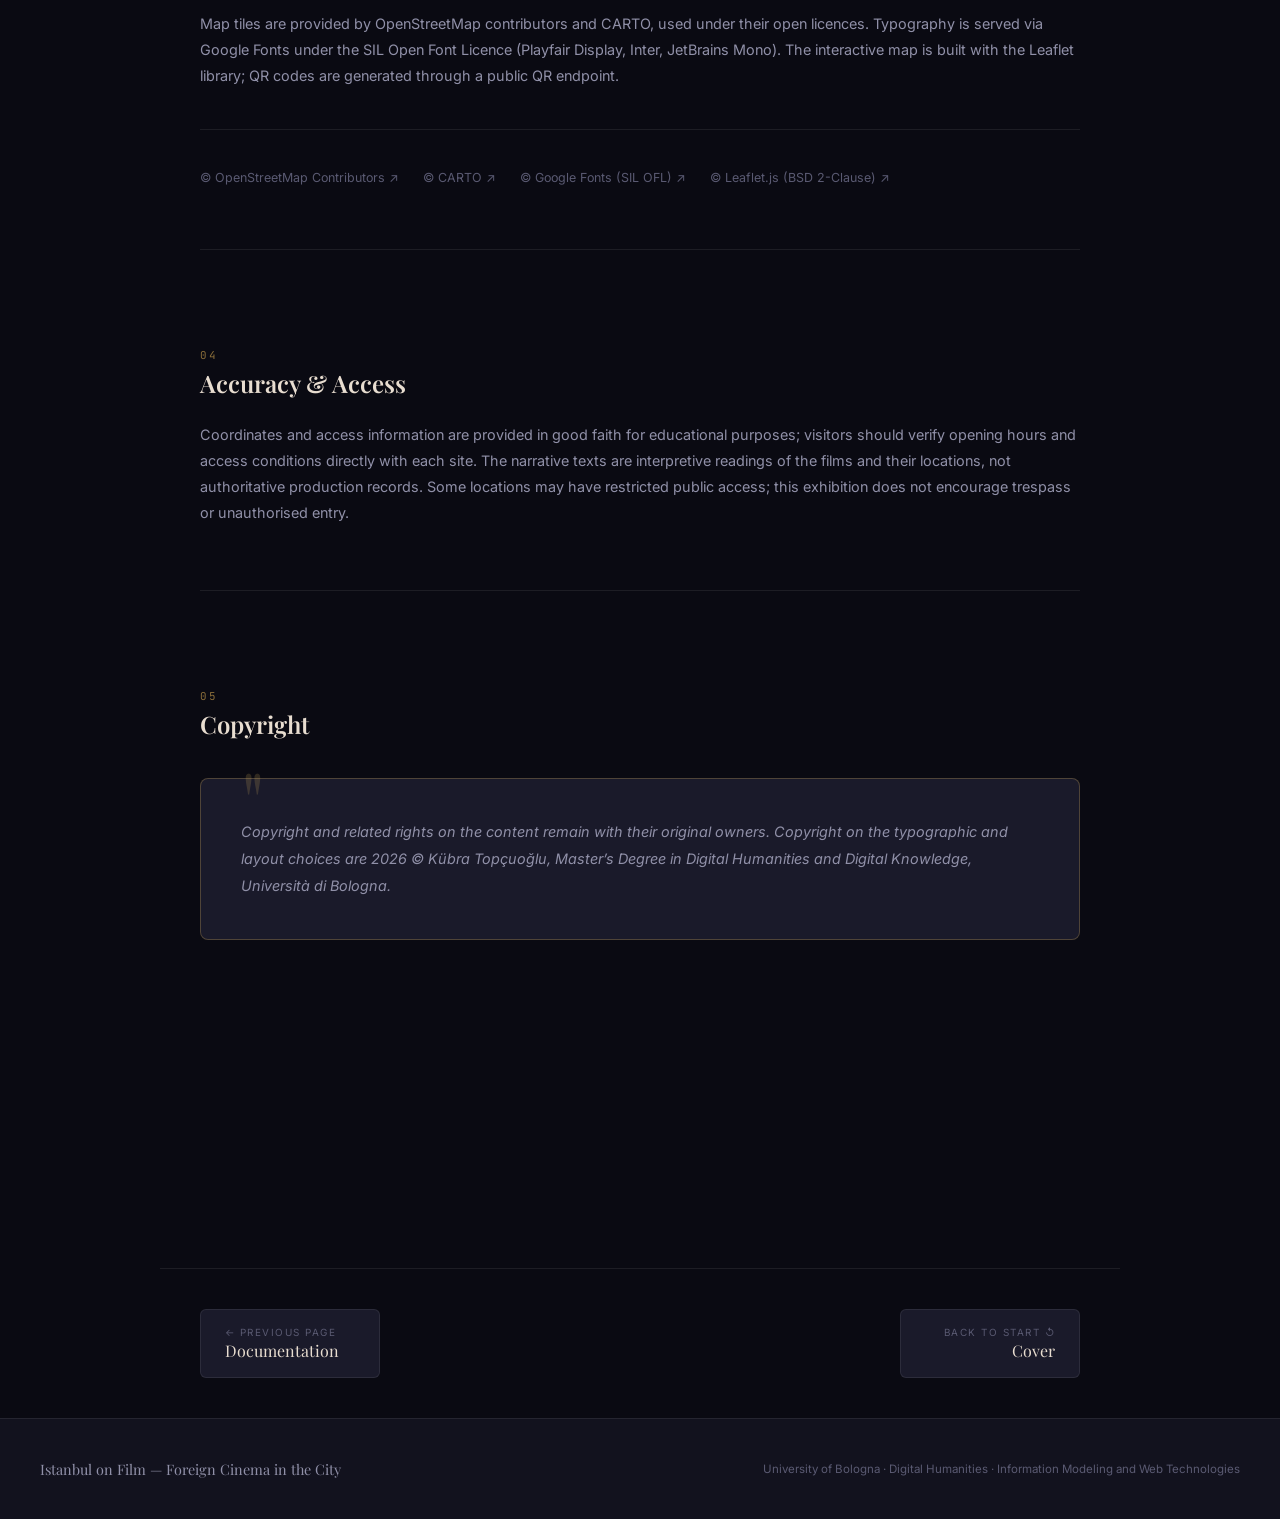
<file: disclaimer.html>
<!DOCTYPE html>
<html lang="en">

<head>
  <meta charset="UTF-8">
  <meta name="viewport" content="width=device-width, initial-scale=1.0">
  <title>Disclaimer — Istanbul Cinema Tourism</title>

  <!-- ─── STANDARD METADATA ────────────────────────────────────────── -->
  <meta name="description" content="Academic purpose, source references, and copyright notice for the Istanbul Cinema Tourism project, following the LMML disclaimer template.">
  <meta name="author"      content="Kübra Topçuoğlu">

  <!-- Dublin Core (academic metadata standard) -->
  <meta name="DC.title"     content="Disclaimer — Istanbul Cinema Tourism">
  <meta name="DC.creator"   content="Kübra Topçuoğlu">
  <meta name="DC.subject"   content="Copyright; academic disclaimer; sources">
  <meta name="DC.publisher" content="University of Bologna — Digital Humanities and Digital Knowledge">
  <meta name="DC.date"      content="2026">
  <meta name="DC.language"  content="en">
  <meta name="DC.rights"    content="Editorial selection © 2026 Kübra Topçuoğlu — academic use">
  <meta name="DC.type"      content="Text">

  <!-- Open Graph (social media share card) -->
  <meta property="og:title"       content="Disclaimer — Istanbul Cinema Tourism">
  <meta property="og:description" content="Academic purpose, sources, and copyright notice.">
  <meta property="og:type"        content="article">

  <!-- ─── SCHEMA.ORG JSON-LD ──────────────────────────────────────── -->
  <script type="application/ld+json">
  {
    "@context":   "https://schema.org",
    "@type":      "WebPage",
    "name":       "Disclaimer — Istanbul Cinema Tourism",
    "description":"Academic purpose, source references, and copyright notice.",
    "isPartOf":   { "@type": "WebSite", "name": "Istanbul Cinema Tourism — LMML" },
    "author":     { "@type": "Person",  "name": "Kübra Topçuoğlu" },
    "specialty":  "disclaimer",
    "inLanguage": "en",
    "dateModified":"2026-05-09",
    "license":    "Editorial selection © 2026 Kübra Topçuoğlu — academic use"
  }
  </script>

  <link rel="stylesheet" href="css/style.css">
</head>

<body>


  <!-- ── NAVIGATION ─────────────────────────────────────────────────── -->
  <div class="main-nav" role="navigation">

    <a class="nav-brand" href="index.html">
      <span class="nav-brand-title">Istanbul</span>
      <span class="nav-brand-sub">Cinema Tourism</span>
    </a>
    <button class="nav-toggle" id="navToggle">
      <span></span><span></span><span></span>
    </button>
    <ul class="nav-links" id="navLinks" role="list">
      <li><a class="nav-link" href="index.html">Cover</a></li>
      <li><a class="nav-link" href="map.html">Map</a></li>
      <li><a class="nav-link" href="explore.html">Explore</a></li>
      <li><a class="nav-link" href="about.html">About</a></li>
      <li><a class="nav-link" href="docs.html">Documentation</a></li>
      <li><a class="nav-link active" href="disclaimer.html">Disclaimer</a></li>
    </ul>
    <div class="theme-switcher" role="group">
      <button class="theme-btn" data-theme-choice="cinematic" title="Mid-Century Cinema — Second half of XX Century print">◉</button>
      <button class="theme-btn" data-theme-choice="heritage"            title="Heritage — XIX Century print">❦</button>
    </div>
  </div>


  <!-- ── CONTENT ────────────────────────────────────────────────────── -->
  <div class="text-page" role="main">

    <div class="text-page-header">

      <p class="text-page-eyebrow">Legal &amp; Academic Notice</p>
      <h1 class="text-page-title">Disclaimer</h1>

      <p class="text-page-intro">
        Scope of the project, the original sources of the materials presented, and the
        copyright that applies to the typographic and layout work.
      </p>
    </div>


    <div class="text-page-body">


      <!-- ── 01. Purpose (verbatim from the LMML template) ──────────── -->
      <div class="doc-section">

        <p class="doc-section-number">01</p>
        <h2 class="doc-section-title" id="disc-purpose">Purpose of the Site</h2>


        <div class="disclaimer-box" role="note">

          <p class="disclaimer-text">
            The purpose of this web site is to explore various types of typographic and
            layout style for specialized tourist visits, as an end-of-course project for
            the &ldquo;Information Modeling and Web technologies&rdquo; course of the
            Master&rsquo;s Degree in Digital Humanities and Digital Knowledge of the
            University of Bologna, under the supervision of prof. Fabio Vitali.
          </p>
        </div>
      </div>


      <!-- ── 02. Sources ─────────────────────────────────────────── -->
      <div class="doc-section">
        <p class="doc-section-number">02</p>
        <h2 class="doc-section-title" id="disc-sources">Original Sources of the Documents</h2>
        <div class="doc-section-body">
          <p>
            The documents contained in this web site have been selected for their length
            and complexity from the public catalogue records, encyclopaedic entries and
            production notes of the five films featured in the exhibition. Their publication
            here is not intended to be an alternative to or a replacement for their original
            locations:
          </p>
        </div>


        <ul class="source-list">

          <li>
            <strong>From Russia with Love (1963)</strong> · dir. Terence Young · Eon Productions / United Artists ·
            <a href="https://www.imdb.com/title/tt0057076/" target="_blank" rel="noopener">IMDb ↗</a> ·
            <a href="https://en.wikipedia.org/wiki/From_Russia_with_Love_(film)" target="_blank" rel="noopener">Wikipedia ↗</a>
          </li>
          <li>
            <strong>Taken 2 (2012)</strong> · dir. Olivier Megaton · 20th Century Fox ·
            <a href="https://www.imdb.com/title/tt1397280/" target="_blank" rel="noopener">IMDb ↗</a> ·
            <a href="https://en.wikipedia.org/wiki/Taken_2" target="_blank" rel="noopener">Wikipedia ↗</a>
          </li>
          <li>
            <strong>Skyfall (2012)</strong> · dir. Sam Mendes · Eon Productions / MGM / Sony ·
            <a href="https://www.imdb.com/title/tt1074638/" target="_blank" rel="noopener">IMDb ↗</a> ·
            <a href="https://en.wikipedia.org/wiki/Skyfall" target="_blank" rel="noopener">Wikipedia ↗</a>
          </li>
          <li>
            <strong>The Water Diviner (2014)</strong> · dir. Russell Crowe · Universal / Warner Bros. ·
            <a href="https://www.imdb.com/title/tt2179116/" target="_blank" rel="noopener">IMDb ↗</a> ·
            <a href="https://en.wikipedia.org/wiki/The_Water_Diviner" target="_blank" rel="noopener">Wikipedia ↗</a>
          </li>
          <li>
            <strong>Inferno (2016)</strong> · dir. Ron Howard · Columbia Pictures / Sony ·
            <a href="https://www.imdb.com/title/tt3062096/" target="_blank" rel="noopener">IMDb ↗</a> ·
            <a href="https://en.wikipedia.org/wiki/Inferno_(2016_film)" target="_blank" rel="noopener">Wikipedia ↗</a>
          </li>
        </ul>
      </div>


      <!-- ── 03. Third-party technical sources ───────────────────── -->
      <div class="doc-section">
        <p class="doc-section-number">03</p>
        <h2 class="doc-section-title" id="disc-tech">Third-Party Technologies</h2>
        <div class="doc-section-body">
          <p>
            Map tiles are provided by OpenStreetMap contributors and CARTO, used under their
            open licences. Typography is served via Google Fonts under the SIL Open Font
            Licence (Playfair Display, Inter, JetBrains Mono). The interactive map is built
            with the Leaflet library; QR codes are generated through a public QR endpoint.
          </p>
        </div>


        <div class="copyright-links" role="list">
          <a href="https://www.openstreetmap.org/copyright" target="_blank" rel="noopener" class="copyright-link" role="listitem">© OpenStreetMap Contributors ↗</a>
          <a href="https://carto.com/attribution/" target="_blank" rel="noopener" class="copyright-link" role="listitem">© CARTO ↗</a>
          <a href="https://fonts.google.com/knowledge/glossary/licensing" target="_blank" rel="noopener" class="copyright-link" role="listitem">© Google Fonts (SIL OFL) ↗</a>
          <a href="https://github.com/Leaflet/Leaflet/blob/main/LICENSE" target="_blank" rel="noopener" class="copyright-link" role="listitem">© Leaflet.js (BSD 2-Clause) ↗</a>
        </div>
      </div>


      <!-- ── 04. Accuracy ────────────────────────────────────────── -->
      <div class="doc-section">
        <p class="doc-section-number">04</p>
        <h2 class="doc-section-title" id="disc-accuracy">Accuracy &amp; Access</h2>
        <div class="doc-section-body">
          <p>
            Coordinates and access information are provided in good faith for educational
            purposes; visitors should verify opening hours and access conditions directly
            with each site. The narrative texts are interpretive readings of the films and
            their locations, not authoritative production records. Some locations may have
            restricted public access; this exhibition does not encourage trespass or
            unauthorised entry.
          </p>
        </div>
      </div>


      <!-- ── 05. Copyright ─────────────────────────────────────────── -->
      <div class="doc-section">
        <p class="doc-section-number">05</p>
        <h2 class="doc-section-title" id="disc-copyright">Copyright</h2>


        <div class="disclaimer-box" role="note">
          <p class="disclaimer-text">
            Copyright and related rights on the content remain with their original owners.
            Copyright on the typographic and layout choices are 2026 © Kübra Topçuoğlu,
            Master&rsquo;s Degree in Digital Humanities and Digital Knowledge,
            Università di Bologna.
          </p>
        </div>
      </div>

    </div>


    <!-- Previous / next page links -->
    <div class="page-nav" role="navigation">
      <a href="docs.html" class="page-nav-btn">
        <span class="page-nav-btn-label">← Previous Page</span>
        <span class="page-nav-btn-title">Documentation</span>
      </a>
      <a href="index.html" class="page-nav-btn align-end">
        <span class="page-nav-btn-label">Back to Start ↺</span>
        <span class="page-nav-btn-title">Cover</span>
      </a>
    </div>
  </div>


  <!-- Footer -->
  <div class="site-footer" role="contentinfo">
    <div class="footer-brand">Istanbul on Film — Foreign Cinema in the City</div>
    <div class="footer-meta">University of Bologna · Digital Humanities · Information Modeling and Web Technologies</div>
  </div>


  <script src="js/data.js"></script>
  <script src="js/app.js"></script>

  <script>
    document.addEventListener("DOMContentLoaded", function() {

      // ----- mobile nav toggle button -----
      var navToggle = document.getElementById("navToggle");
      // Reference to the hamburger button.
      var navLinks  = document.getElementById("navLinks");
      // Reference to the menu list.
      navToggle.addEventListener("click", function() {
      // Attach the click event.
        navLinks.classList.toggle("open");
        // Add or remove the "open" class.
      });

      // ----- theme switcher buttons -----
      function syncThemeButtons() {
        var active = App.getTheme();
        // Read the current theme name.
        var btns = document.querySelectorAll(".theme-btn");
        // All theme buttons.
        for (var i = 0; i < btns.length; i++) {
          if (btns[i].getAttribute("data-theme-choice") === active) {
            btns[i].classList.add("active");
          } else {
            btns[i].classList.remove("active");
          }
        }
      }
      var themeBtns = document.querySelectorAll(".theme-btn");
      for (var t = 0; t < themeBtns.length; t++) {
        themeBtns[t].addEventListener("click", function() {
          App.setTheme(this.getAttribute("data-theme-choice"));
          // "this" is the clicked button; read its data-theme-choice and apply it.
          syncThemeButtons();
        });
      }
      syncThemeButtons();
      // Sync the visual state at the start.

    });
  </script>

</body>
</html>
</file>
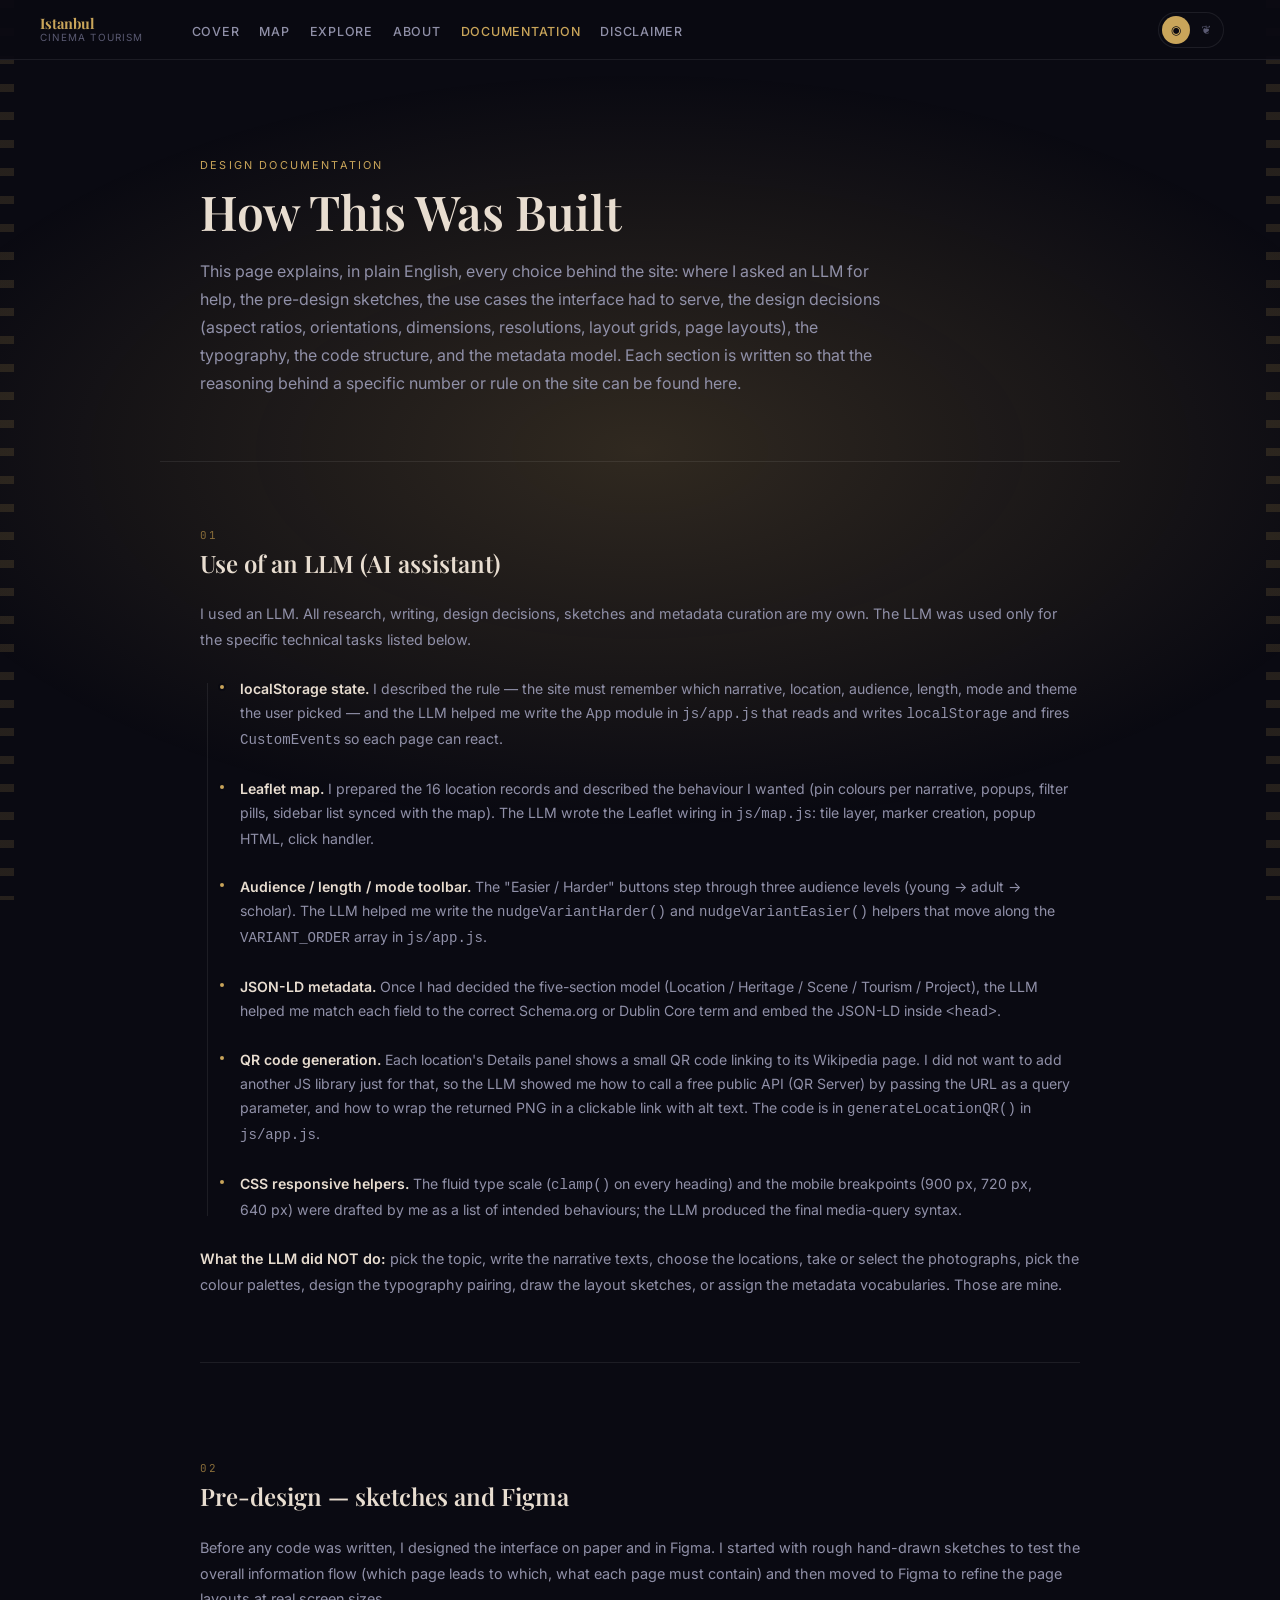
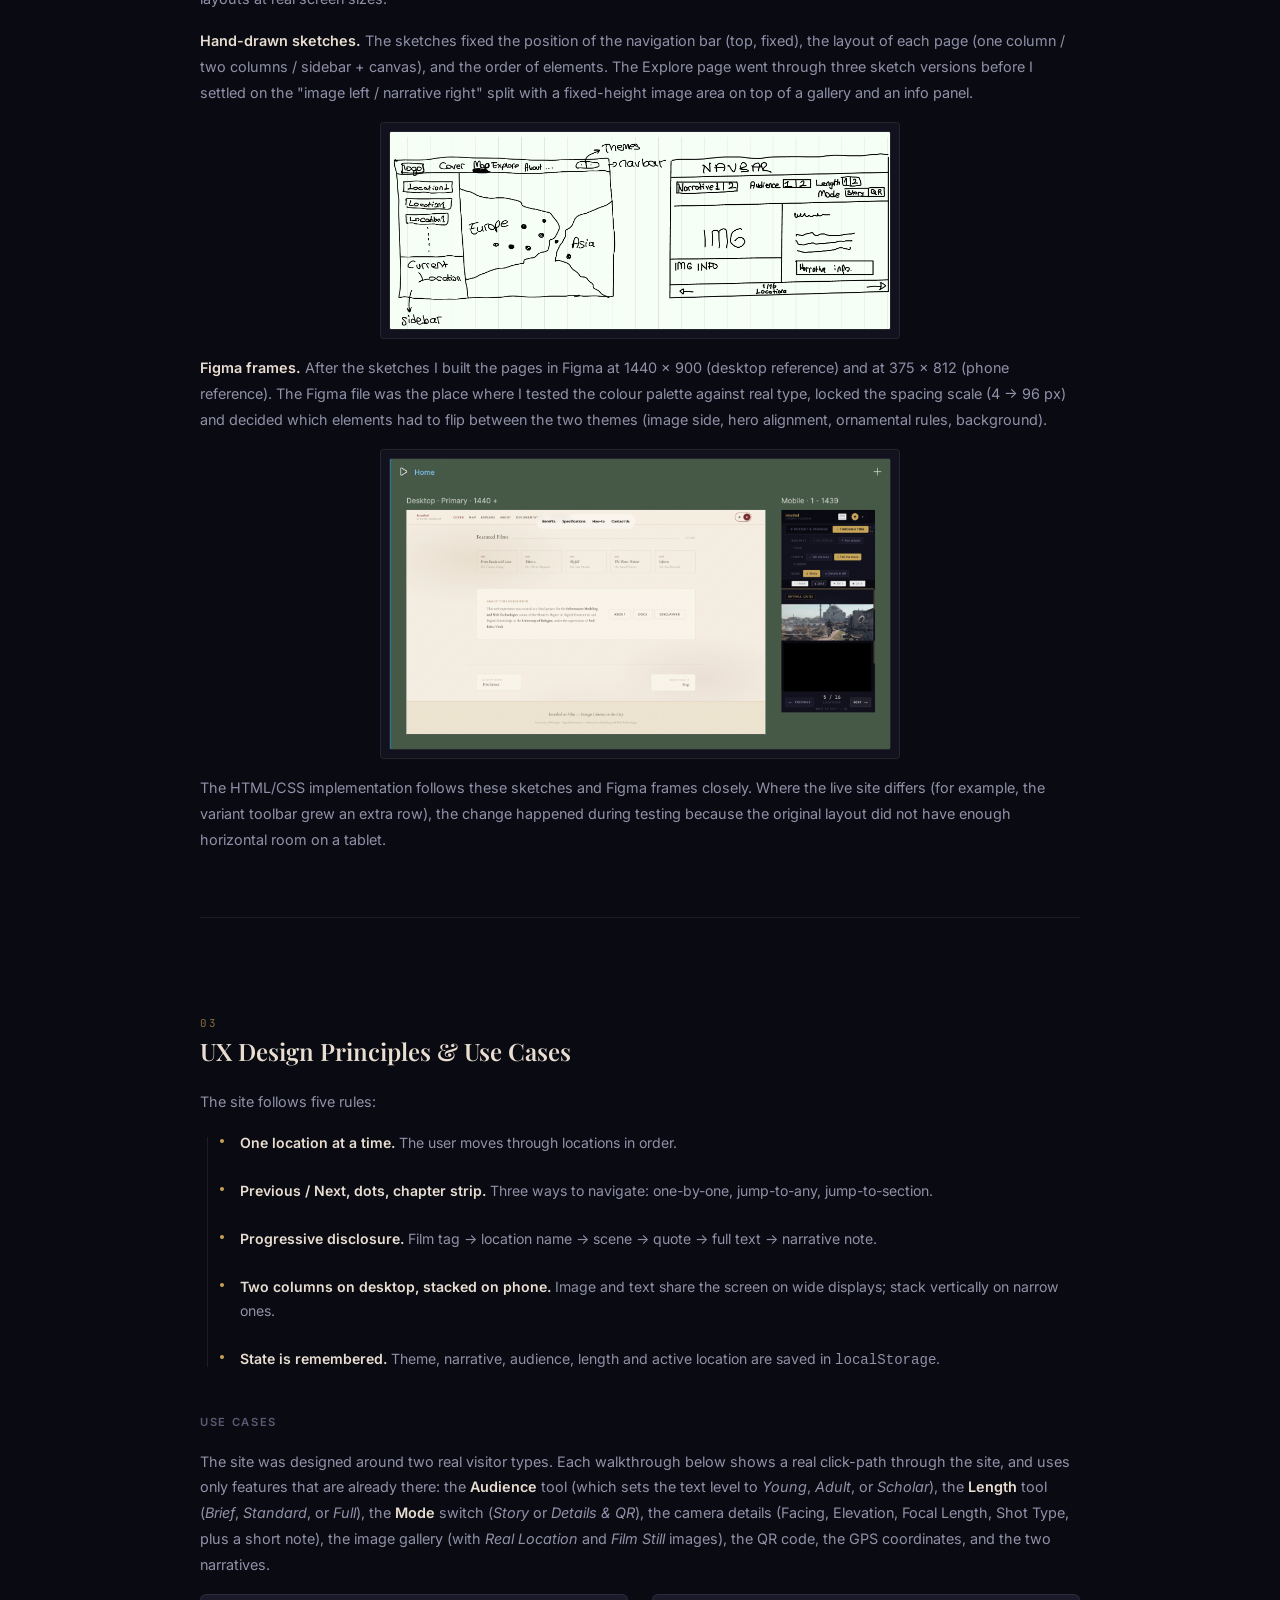
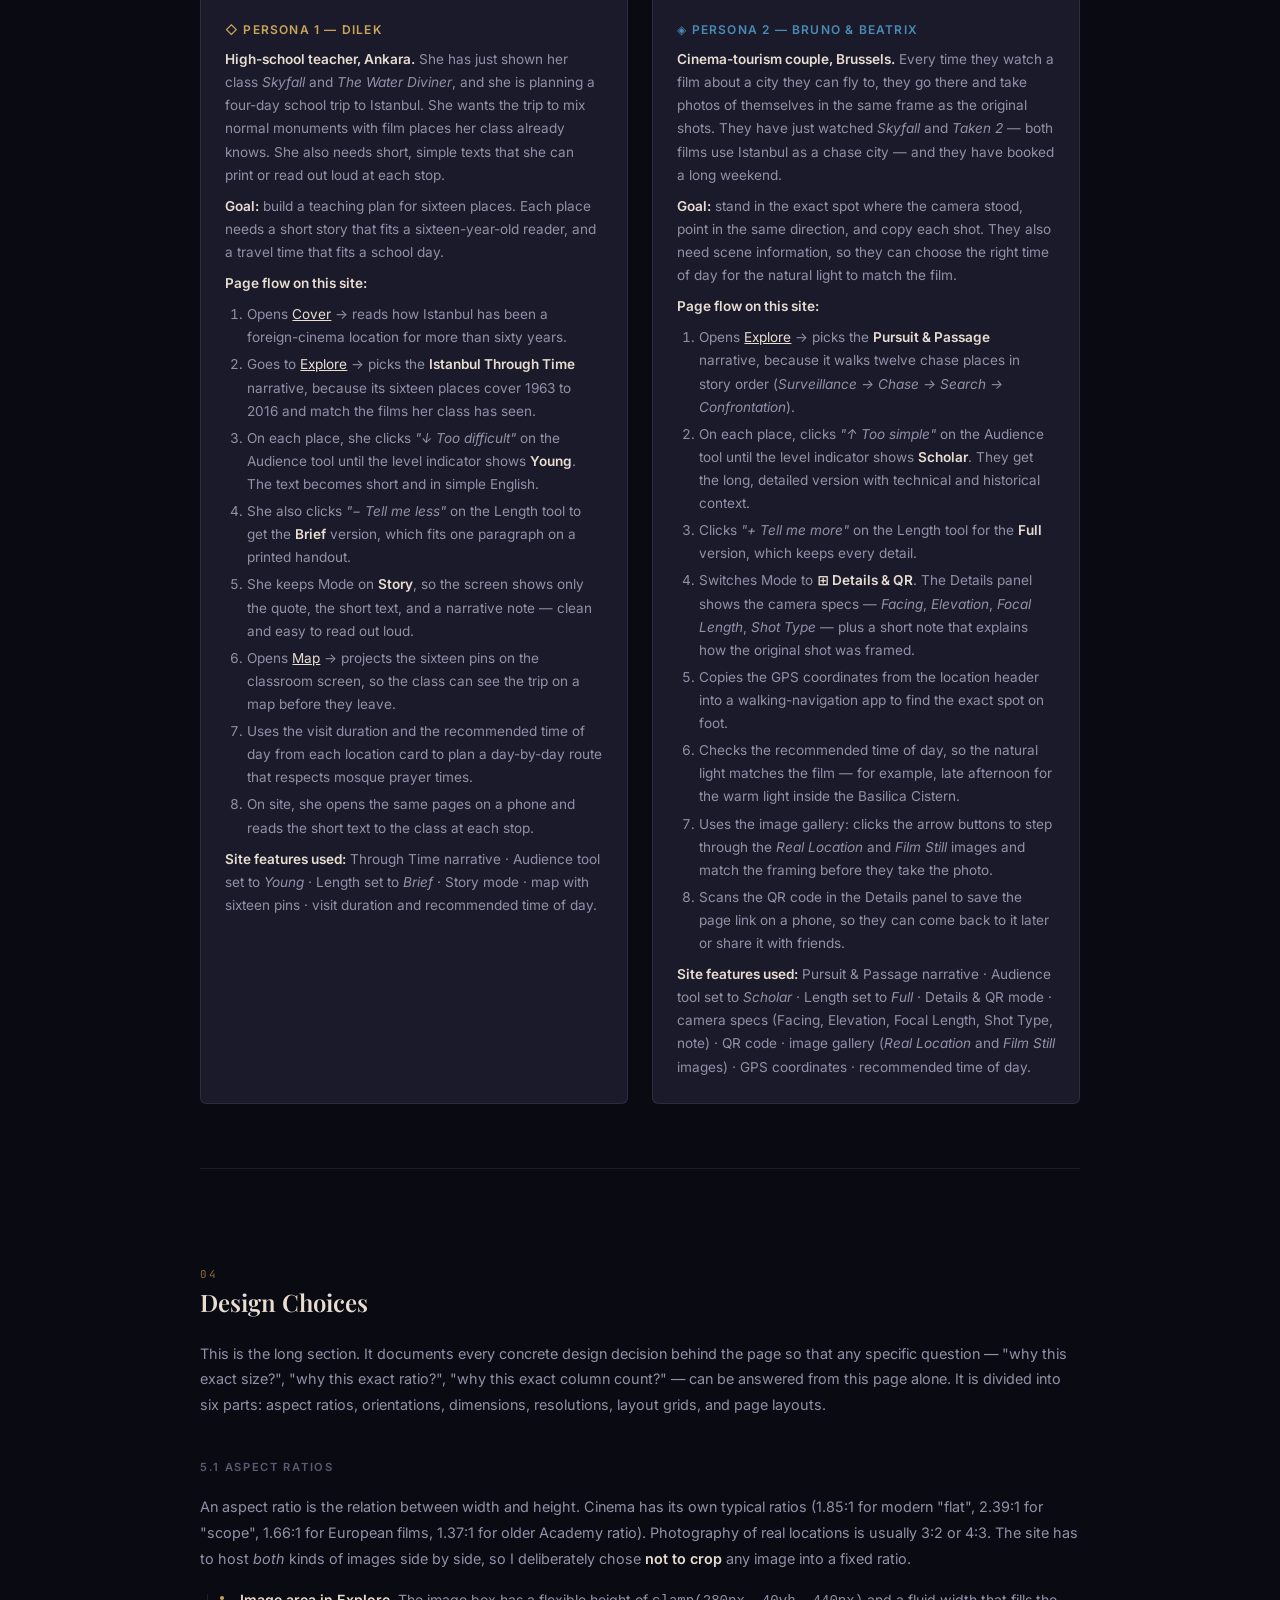
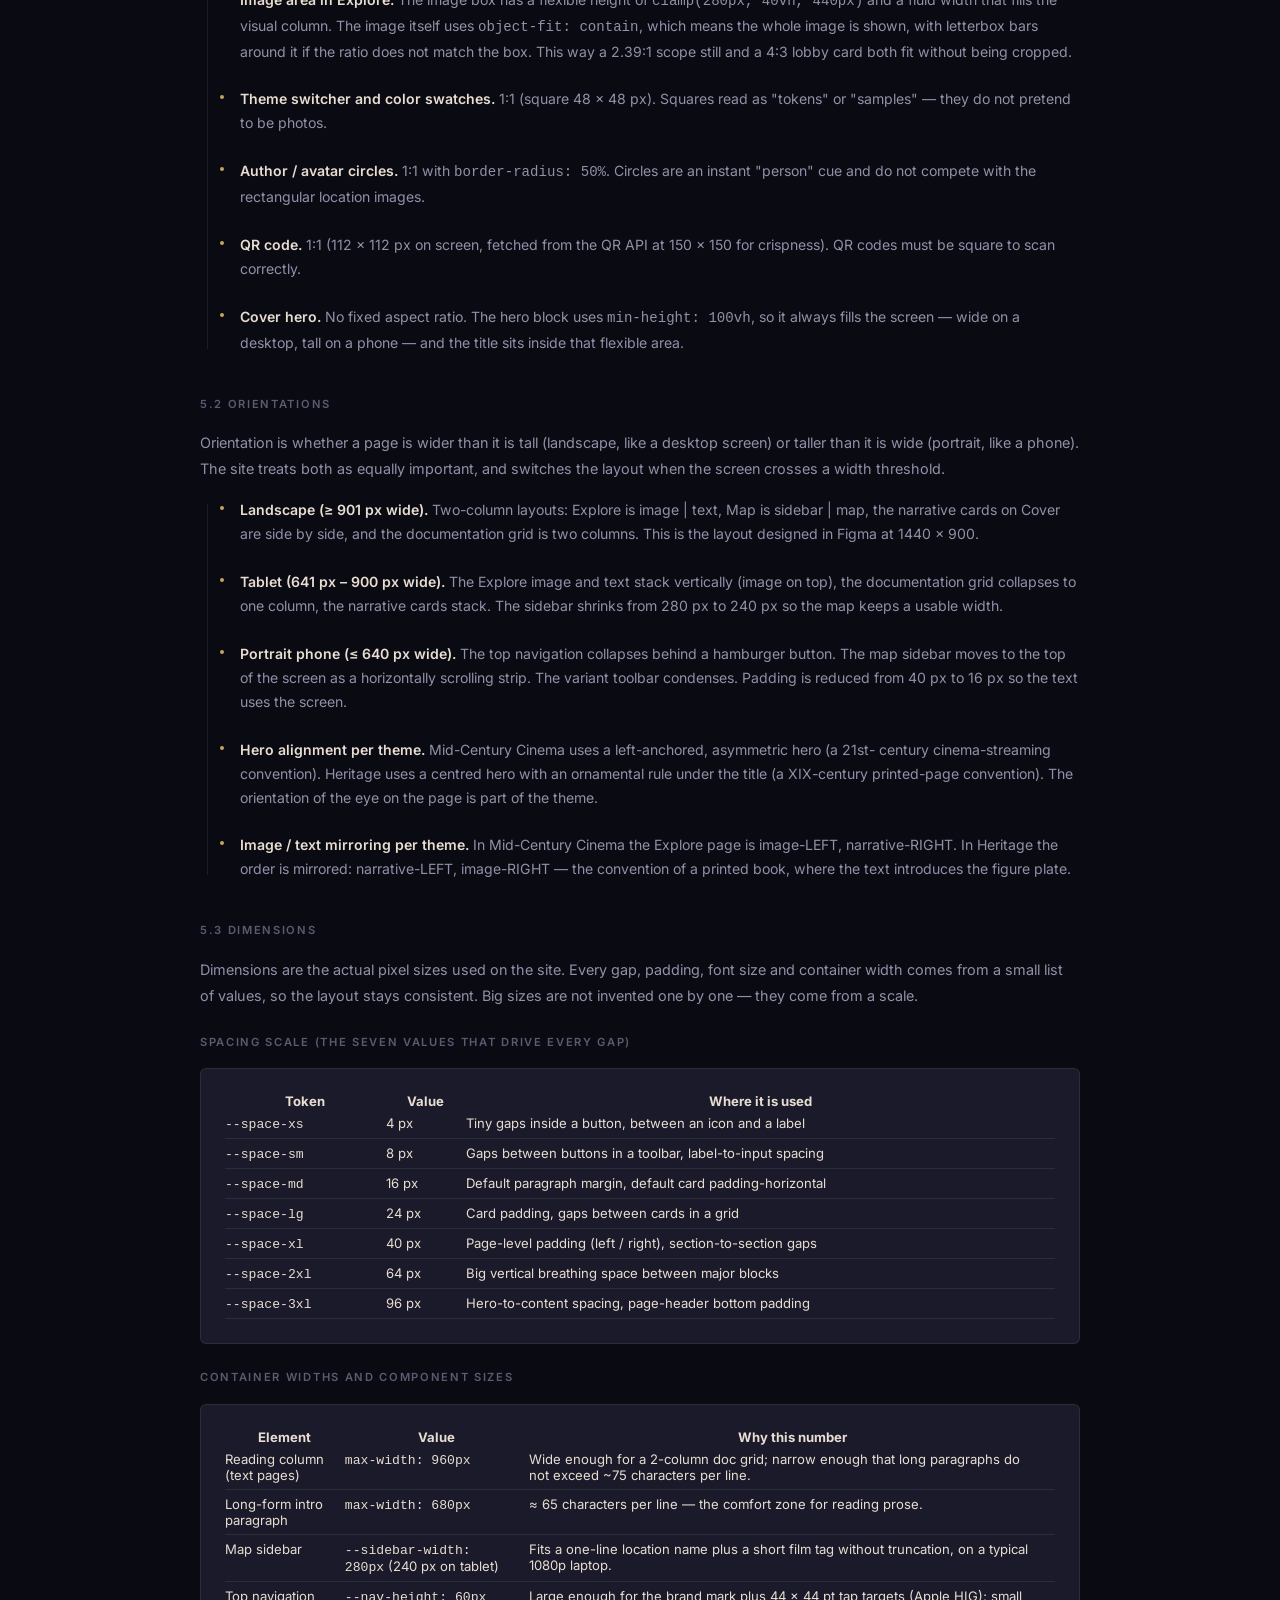
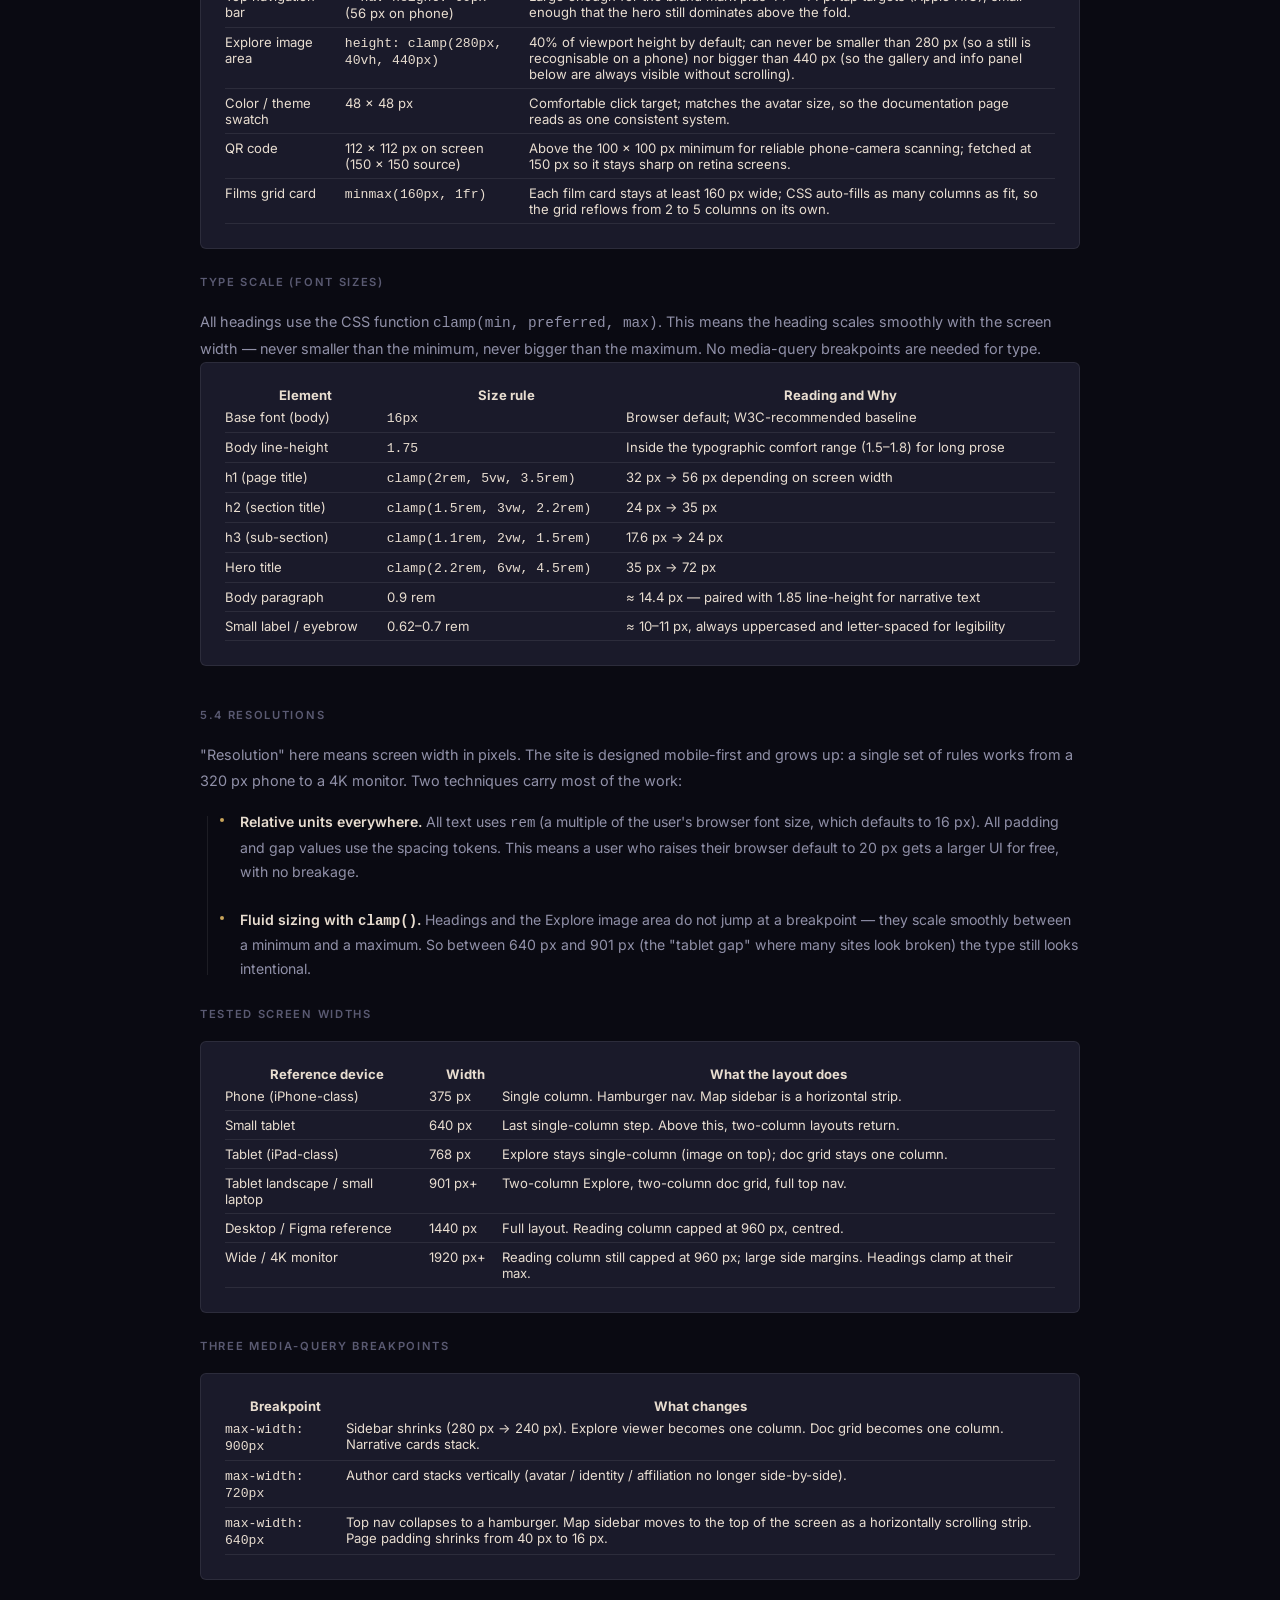
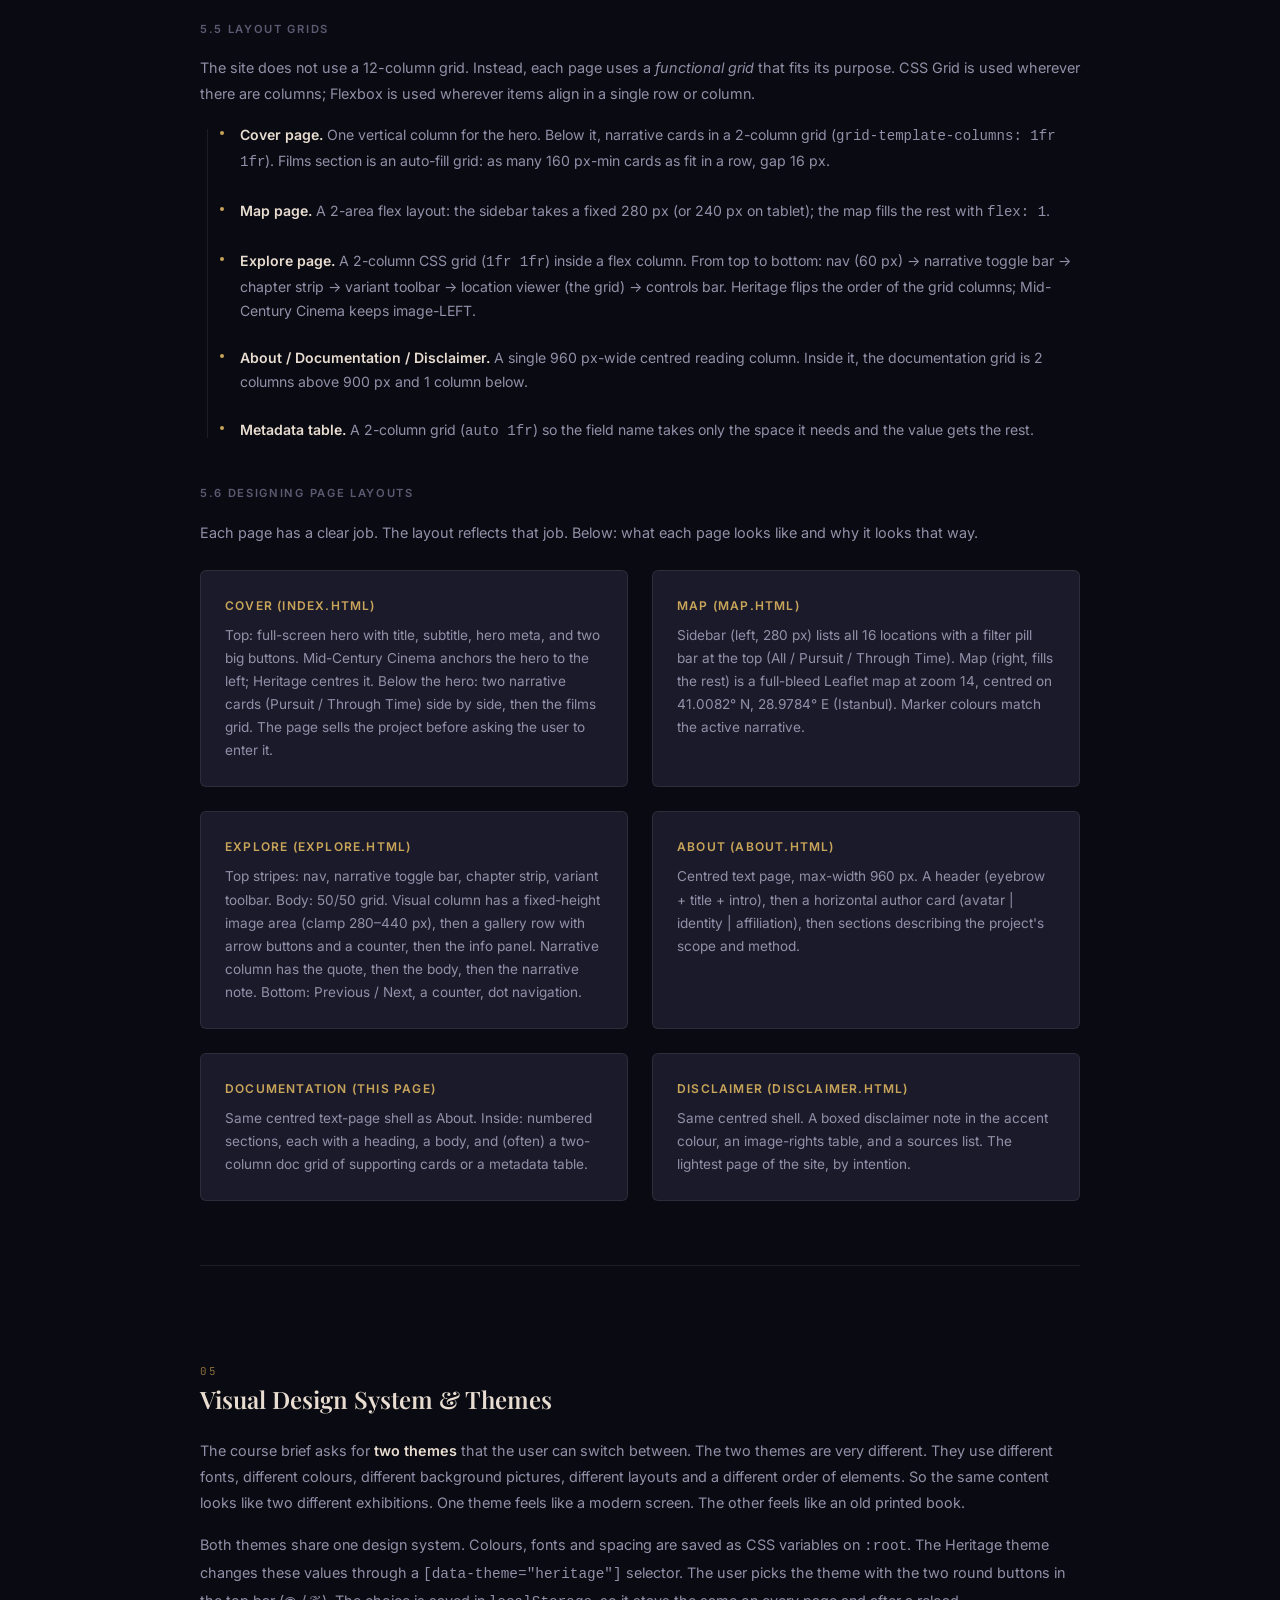
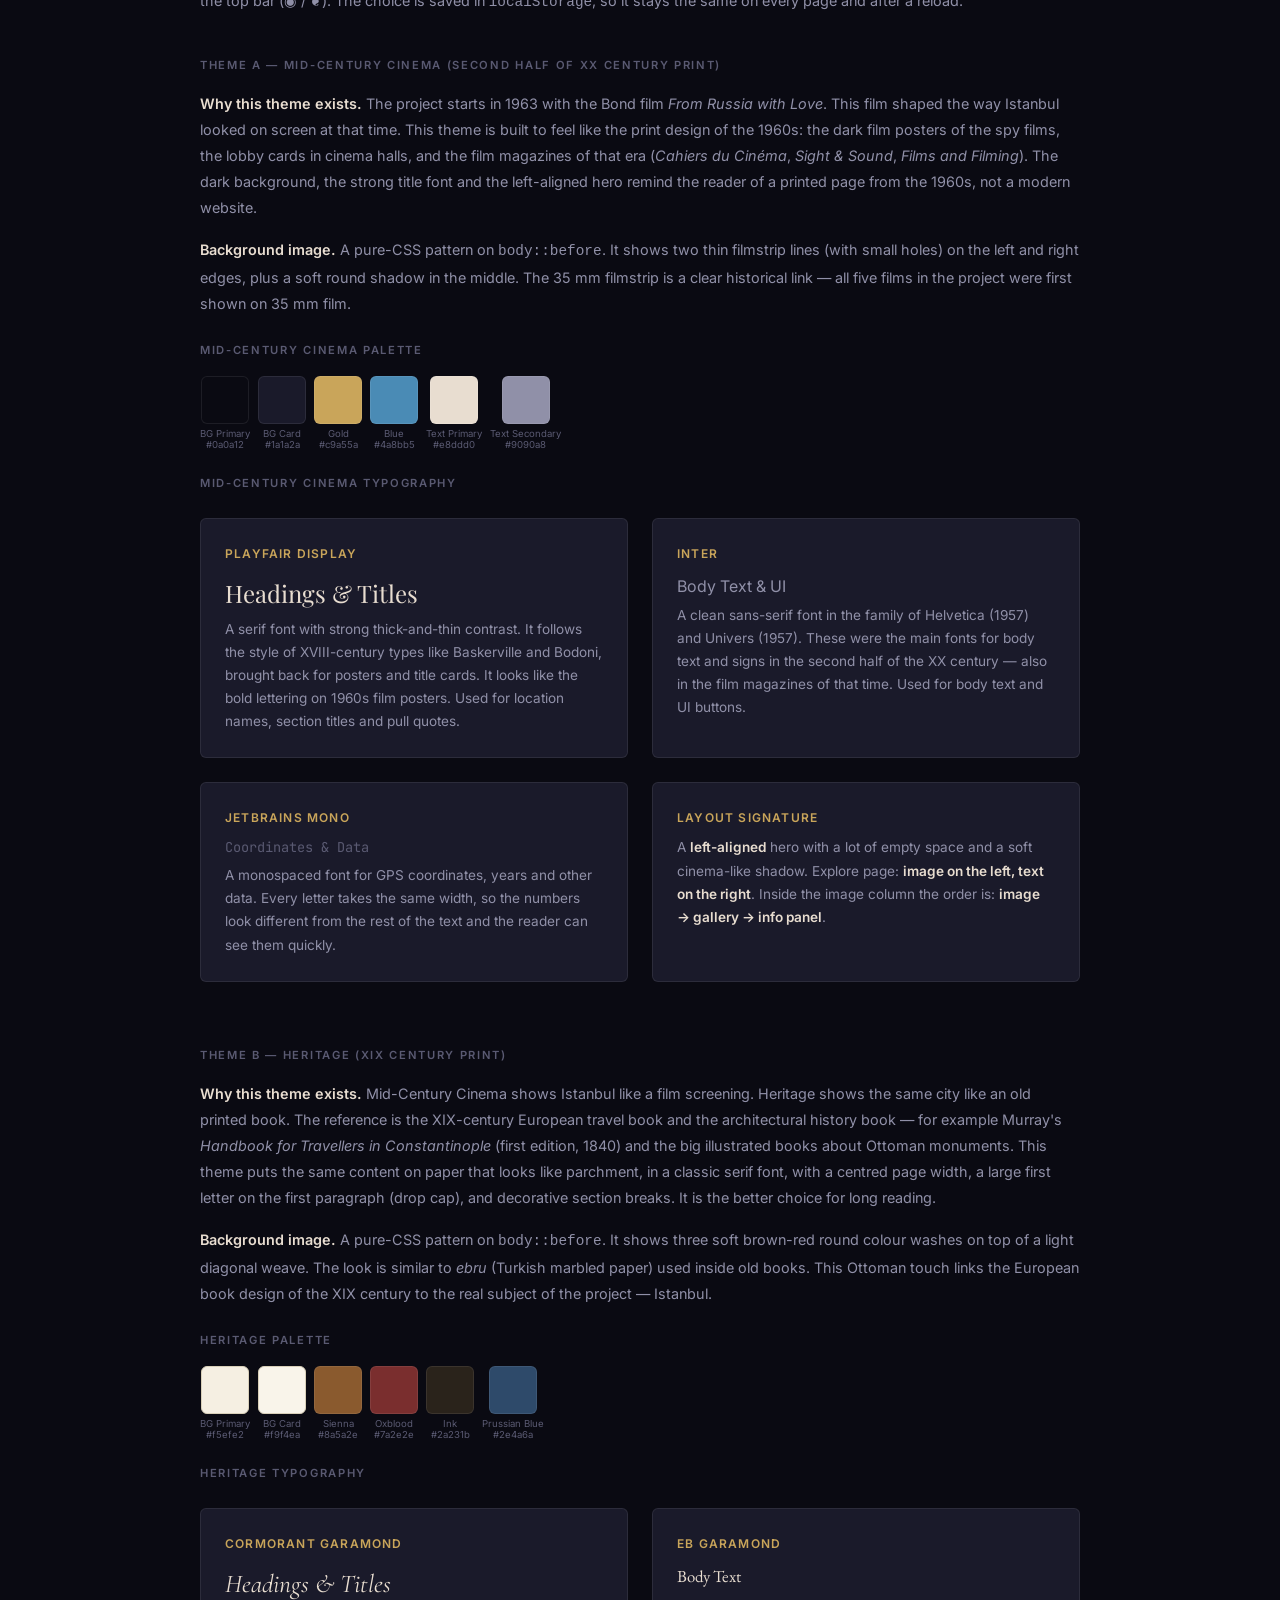
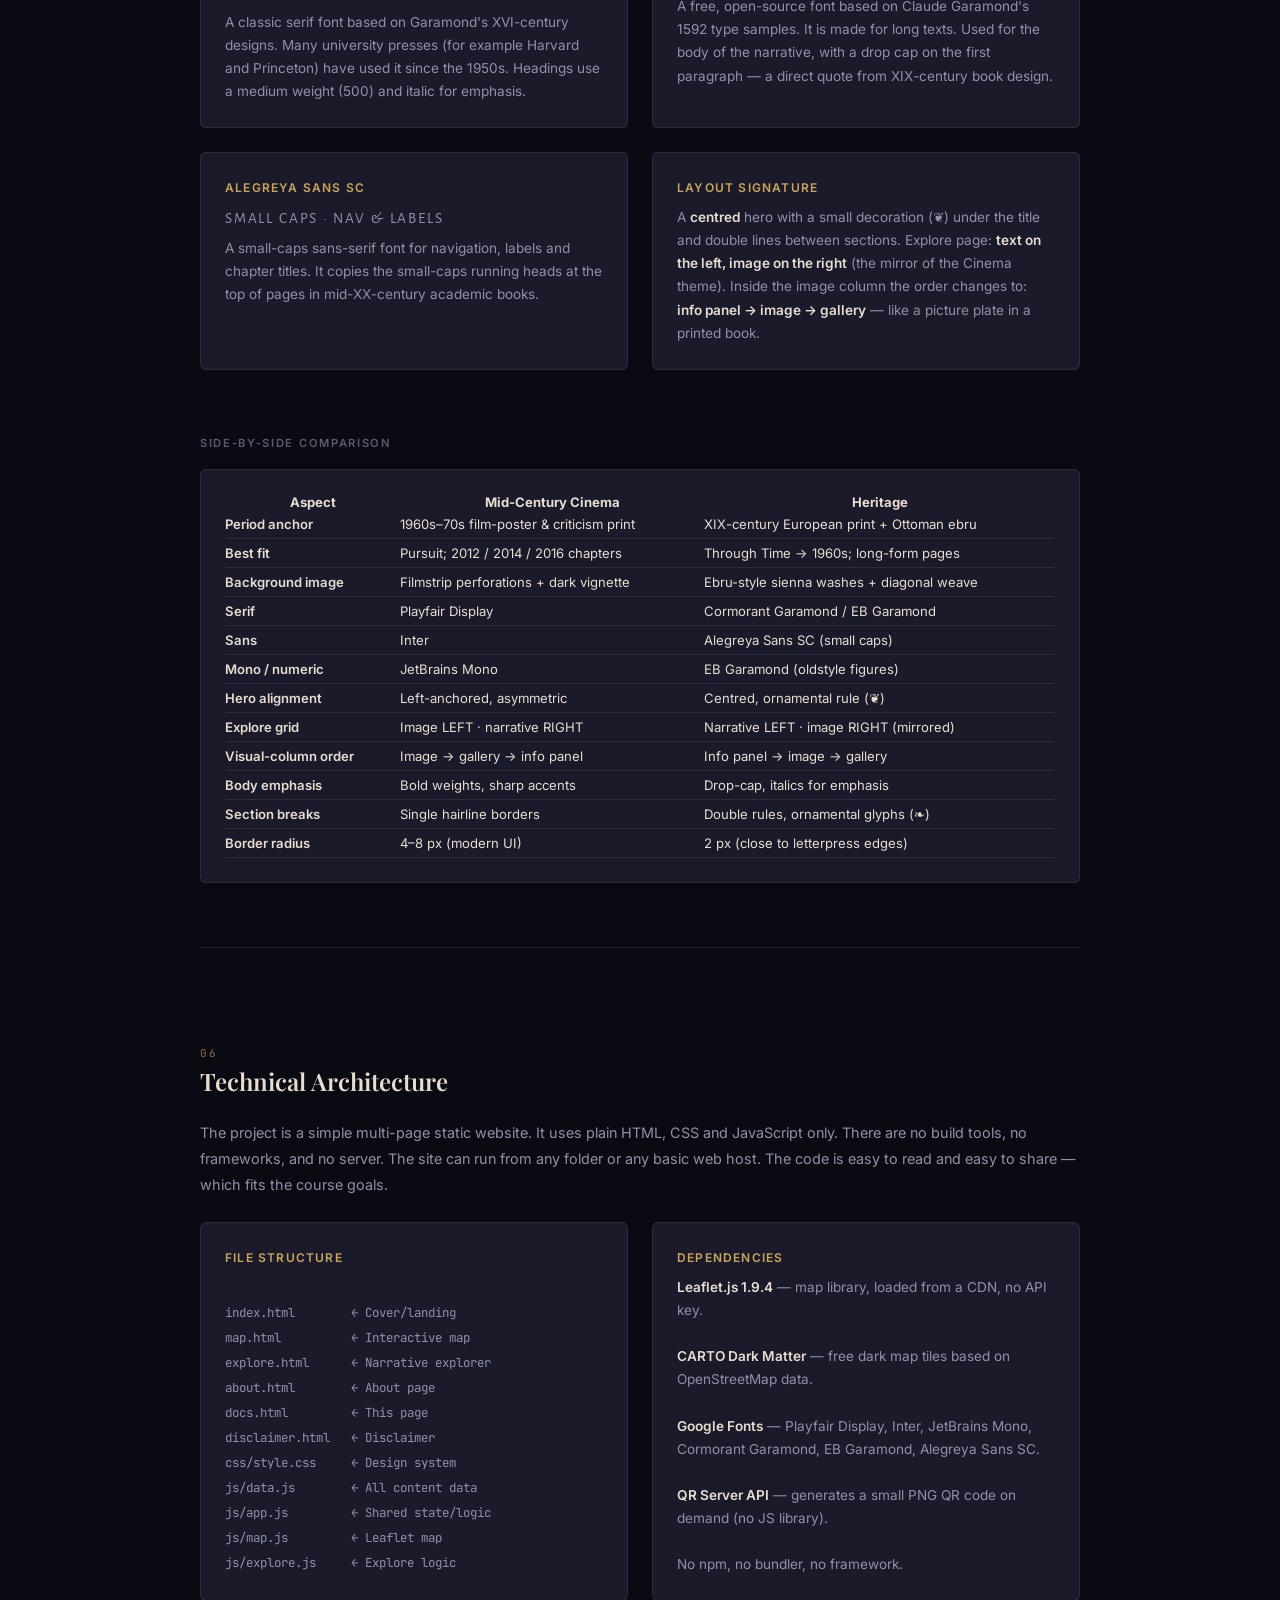
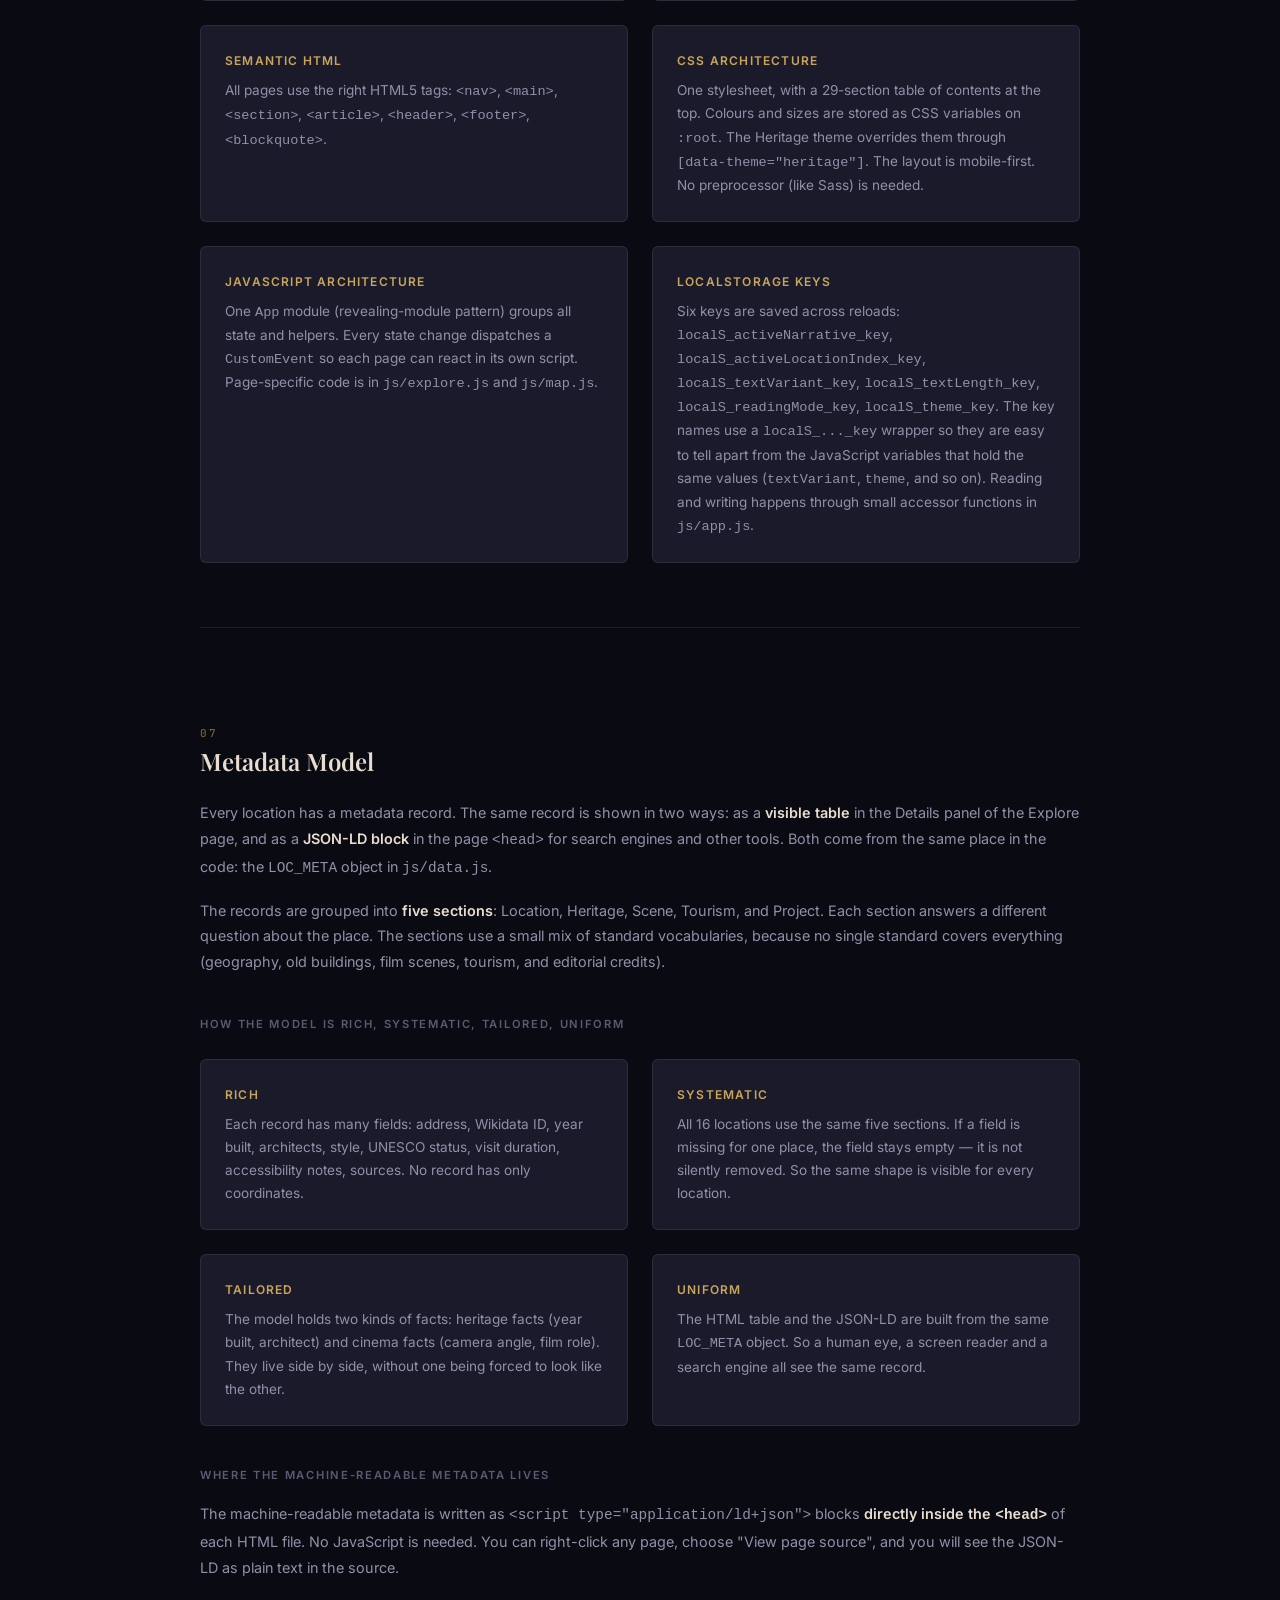
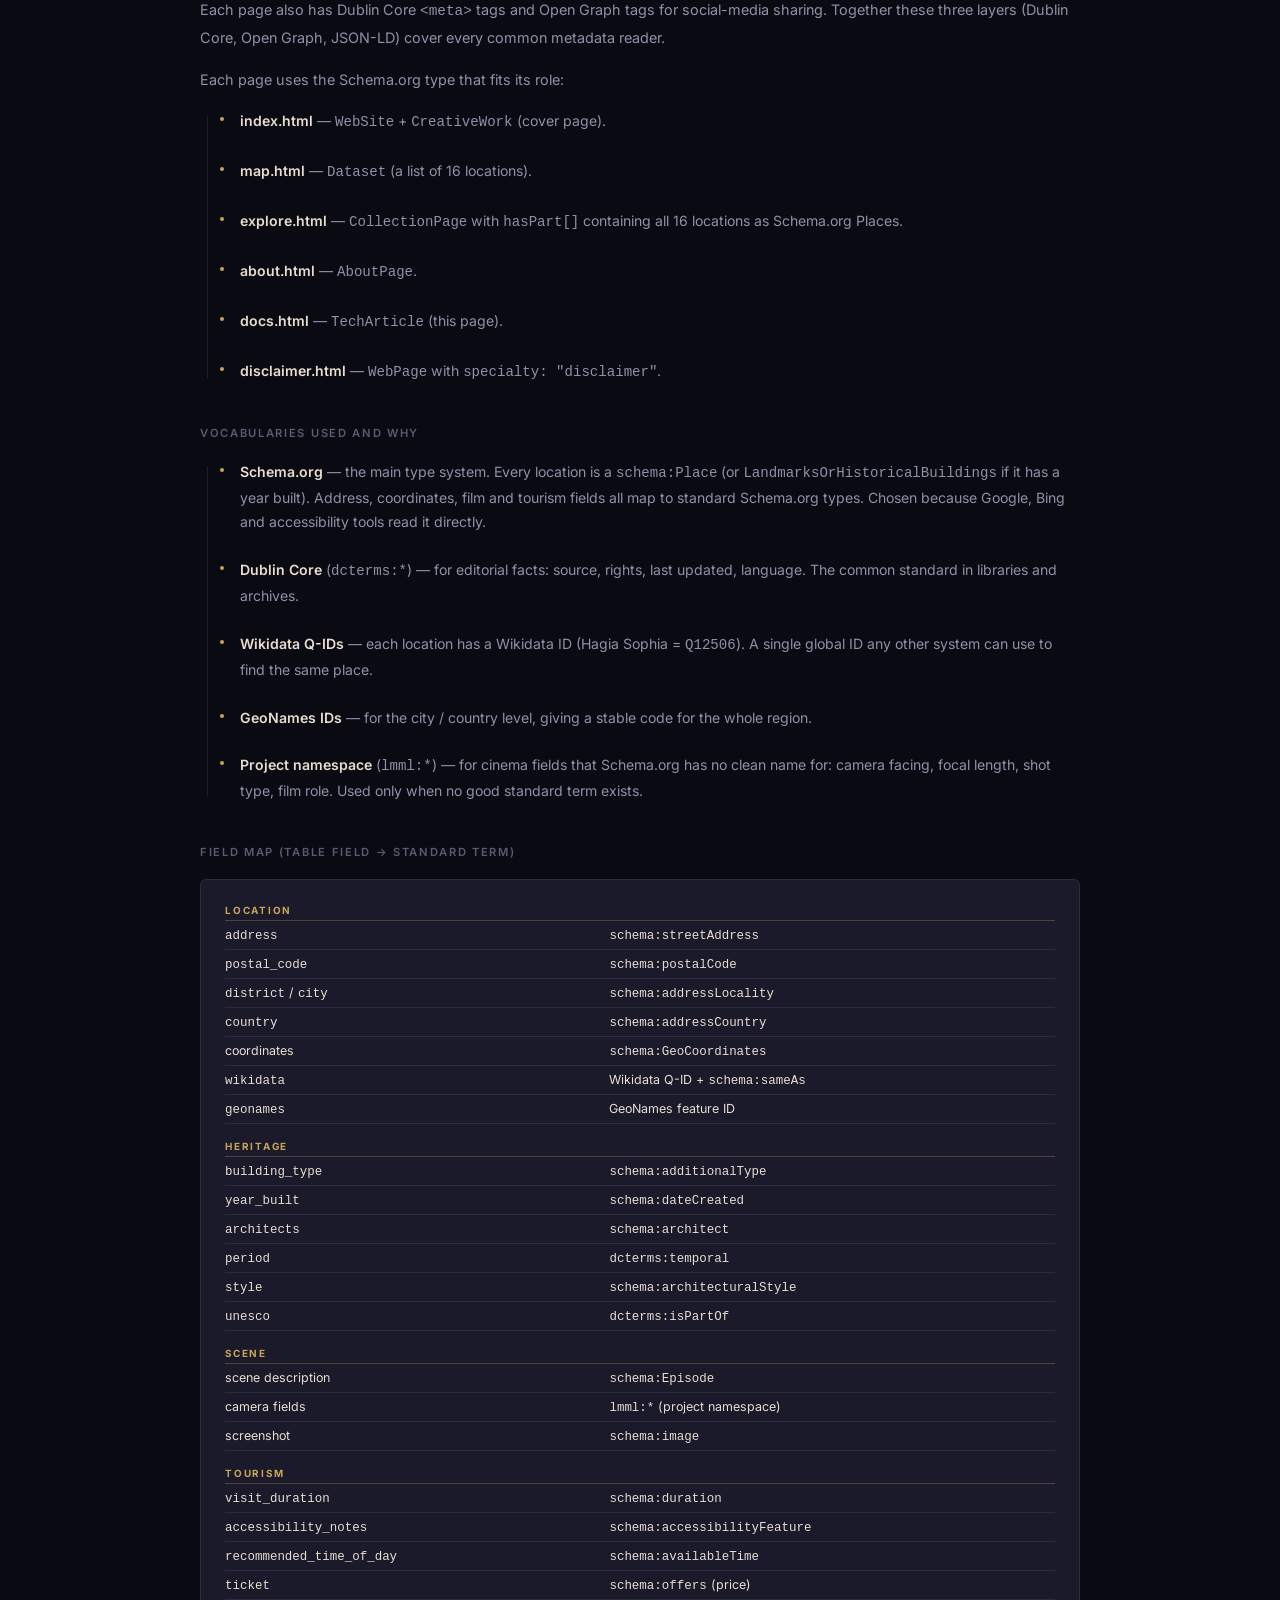
<file: docs.html>
<!DOCTYPE html>
<!--
  =========================================================================
  docs.html — Documentation page
  =========================================================================
  This page is mostly long text content with tables and figures.
  The unique HTML elements you see in this file (and not in the other pages):
    <figure>      - a self-contained block for an image + caption.
    <figcaption>  - the caption text inside a <figure>.
    <table>       - an HTML table.
    <thead>       - the header rows of a table.
    <tbody>       - the body rows of a table.
    <tr>          - a single table row.
    <th>          - a header cell (bold, centered).
    <td>          - a normal data cell.
    colspan="2"   - one cell that takes the space of two columns.
    <ol>          - an ordered (numbered) list.
    <code>        - a snippet of code shown in a monospace font.
    &nbsp;        - non-breaking space (the browser does not break the line here).
    data-mt, data-mb, data-accent — custom data attributes that the CSS uses to
                  apply margins or colors without extra classes.
  The head, navigation, footer and inline scripts follow the same pattern as
  the other pages and are already commented in those files.
  =========================================================================
-->
<html lang="en">
<head>
  <meta charset="UTF-8">
  <meta name="viewport" content="width=device-width, initial-scale=1.0">
  <title>Documentation — Istanbul Cinema Tourism</title>

  <!-- ─── STANDARD METADATA ──────────────────────────────────────────────── -->
  <meta name="description" content="LLM use, pre-design sketches, use cases, design choices (aspect ratios, dimensions, layout grids), typography, technical architecture and metadata model for the Istanbul Cinema Tourism project.">
  <meta name="author"      content="Kübra Topçuoğlu">
  <meta name="keywords"    content="documentation, design system, metadata, Schema.org, Dublin Core, typography, layout grids, use cases">

  <!-- Dublin Core -->
  <meta name="DC.title"     content="Documentation — Istanbul Cinema Tourism">
  <meta name="DC.creator"   content="Kübra Topçuoğlu">
  <meta name="DC.subject"   content="Web design documentation; metadata model">
  <meta name="DC.publisher" content="University of Bologna — Digital Humanities and Digital Knowledge">
  <meta name="DC.date"      content="2026">
  <meta name="DC.language"  content="en">
  <meta name="DC.rights"    content="Editorial selection © 2026 Kübra Topçuoğlu — academic use">
  <meta name="DC.type"      content="Text">

  <!-- Open Graph -->
  <meta property="og:title"       content="Documentation — Istanbul Cinema Tourism">
  <meta property="og:description" content="Design decisions, architecture, and metadata model documented.">
  <meta property="og:type"        content="article">

  <!-- ─── SCHEMA.ORG JSON-LD (TechArticle = the schema.org type for technical articles) ──── -->
  <script type="application/ld+json">
  {
    "@context":   "https://schema.org",
    "@type":      "TechArticle",
    "name":       "Documentation — Istanbul Cinema Tourism",
    "description":"LLM use, pre-design, use cases, design choices, typography, technical architecture and metadata model.",
    "isPartOf":   { "@type": "WebSite", "name": "Istanbul Cinema Tourism — LMML" },
    "author":     { "@type": "Person",  "name": "Kübra Topçuoğlu" },
    "about":      ["LLM use", "UX use cases", "Layout grids", "Typography", "Schema.org metadata", "Dublin Core"],
    "inLanguage": "en",
    "dateModified":"2026-05-09"
  }
  </script>

  <link rel="stylesheet" href="css/style.css">
</head>
<body>

  <!-- ── NAVIGATION ──────────────────────────────────────────────────────── -->
  <div class="main-nav" role="navigation">
    <a class="nav-brand" href="index.html">
      <span class="nav-brand-title">Istanbul</span>
      <span class="nav-brand-sub">Cinema Tourism</span>
    </a>
    <button class="nav-toggle" id="navToggle">
      <span></span><span></span><span></span>
    </button>
    <ul class="nav-links" id="navLinks" role="list">
      <li><a class="nav-link" href="index.html">Cover</a></li>
      <li><a class="nav-link" href="map.html">Map</a></li>
      <li><a class="nav-link" href="explore.html">Explore</a></li>
      <li><a class="nav-link" href="about.html">About</a></li>
      <li><a class="nav-link active" href="docs.html">Documentation</a></li>
      <li><a class="nav-link" href="disclaimer.html">Disclaimer</a></li>
    </ul>
    <div class="theme-switcher" role="group">
      <button class="theme-btn" data-theme-choice="cinematic" title="Mid-Century Cinema — Second half of XX Century print">◉</button>
      <button class="theme-btn" data-theme-choice="heritage"           title="Heritage — XIX Century print">❦</button>
    </div>

  </div>

  <!-- ── CONTENT ────────────────────────────────────────────────────────── -->
  <div class="text-page" role="main">

    <div class="text-page-header">
      <p class="text-page-eyebrow">Design Documentation</p>
      <h1 class="text-page-title">How This Was Built</h1>
      <p class="text-page-intro">
        This page explains, in plain English, every choice behind the
        site: where I asked an LLM for help, the pre-design sketches,
        the use cases the interface had to serve, the design
        decisions (aspect ratios, orientations, dimensions,
        resolutions, layout grids, page layouts), the typography,
        the code structure, and the metadata model. Each section is
        written so that the reasoning behind a specific number or
        rule on the site can be found here.
      </p>
    </div>

    <div class="text-page-body">

      <!-- 1. LLM use -->
      <div class="doc-section">
        <p class="doc-section-number">01</p>
        <h2 class="doc-section-title" id="doc-llm">Use of an LLM (AI assistant)</h2>
        <div class="doc-section-body">
          <p>
            I used an LLM. All research, writing,
            design decisions, sketches and metadata curation are my
            own. The LLM was used only for the specific technical
            tasks listed below.
          </p>
        </div>

        <ul class="timeline-list" data-mt="lg">
          <li>
            <strong>localStorage state.</strong> I described the rule
            — the site must remember which narrative, location,
            audience, length, mode and theme the user picked — and
            the LLM helped me write the <code>App</code> module in
            <code>js/app.js</code> that reads and writes
            <code>localStorage</code> and fires
            <code>CustomEvent</code>s so each page can react.
          </li>
          <li>
            <strong>Leaflet map.</strong> I prepared the 16 location
            records and described the behaviour I wanted (pin colours
            per narrative, popups, filter pills, sidebar list synced
            with the map). The LLM wrote the Leaflet wiring in
            <code>js/map.js</code>: tile layer, marker creation,
            popup HTML, click handler.
          </li>
          <li>
            <strong>Audience / length / mode toolbar.</strong> The
            "Easier / Harder" buttons step through three audience
            levels (young → adult → scholar). The LLM helped me
            write the <code>nudgeVariantHarder()</code> and
            <code>nudgeVariantEasier()</code> helpers that move
            along the <code>VARIANT_ORDER</code> array in
            <code>js/app.js</code>.
          </li>
          <li>
            <strong>JSON-LD metadata.</strong> Once I had decided
            the five-section model (Location / Heritage / Scene /
            Tourism / Project), the LLM helped me match each field
            to the correct Schema.org or Dublin Core term and embed
            the JSON-LD inside <code>&lt;head&gt;</code>.
          </li>
          <li>
            <strong>QR code generation.</strong> Each location's
            Details panel shows a small QR code linking to its
            Wikipedia page. I did not want to add another JS library
            just for that, so the LLM showed me how to call a free
            public API (QR Server) by passing the URL as a query
            parameter, and how to wrap the returned PNG in a
            clickable link with alt text. The code is in
            <code>generateLocationQR()</code> in
            <code>js/app.js</code>.
          </li>
          <li>
            <strong>CSS responsive helpers.</strong> The fluid type
            scale (<code>clamp()</code> on every heading) and the
            mobile breakpoints (900&nbsp;px, 720&nbsp;px,
            640&nbsp;px) were drafted by me as a list of intended
            behaviours; the LLM produced the final media-query
            syntax.
          </li>
        </ul>

        <div class="doc-section-body" data-mt="lg">
          <p>
            <strong>What the LLM did NOT do:</strong> pick the topic,
            write the narrative texts, choose the locations, take or
            select the photographs, pick the colour palettes, design
            the typography pairing, draw the layout sketches, or
            assign the metadata vocabularies. Those are mine.
          </p>
        </div>
      </div>

      <!-- 2. Pre-design (sketches & Figma) -->
      <div class="doc-section">
        <p class="doc-section-number">02</p>
        <h2 class="doc-section-title" id="doc-predesign">Pre-design — sketches and Figma</h2>
        <div class="doc-section-body">
          <p>
            Before any code was written, I designed the interface on
            paper and in Figma. I started with rough hand-drawn
            sketches to test the overall information flow (which
            page leads to which, what each page must contain) and
            then moved to Figma to refine the page layouts at real
            screen sizes.
          </p>
          <p>
            <strong>Hand-drawn sketches.</strong> The sketches fixed the position of the
            navigation bar (top, fixed), the layout of each page
            (one column / two columns / sidebar + canvas), and the
            order of elements. The Explore page went through three
            sketch versions before I settled on the
            "image left / narrative right" split with a fixed-height
            image area on top of a gallery and an info panel.
          </p>

          <figure class="doc-figure">
            <img src="img/predesign/sketches.png"
                 alt="Hand-drawn A5 sketches of the six site pages — Cover, Map, Explore, About, Documentation, and Disclaimer — showing the fixed top navigation, page layouts, and element order before any code was written."
                 loading="lazy">
          </figure>

          <p>
            <strong>Figma frames.</strong> After the sketches I built
            the pages in Figma at 1440 × 900 (desktop
            reference) and at 375 × 812 (phone reference). The Figma
            file was the place where I tested the colour palette
            against real type, locked the spacing scale (4 → 96&nbsp;px)
            and decided which elements had to flip between the two
            themes (image side, hero alignment, ornamental rules,
            background).
          </p>
          <figure class="doc-figure">
            <img src="img/predesign/figma-frames.png"
                 alt="Two Figma frames side by side: a desktop Cover page at 1440 × 900 in the Heritage (cream) theme on the left, and a mobile Explore page at 375 × 812 in the Cinematic (dark) theme on the right."
                 loading="lazy">
          </figure>

          <p>
            The HTML/CSS implementation follows these sketches and
            Figma frames closely. Where the live site differs (for
            example, the variant toolbar grew an extra row), the
            change happened during testing because the original
            layout did not have enough horizontal room on a tablet.
          </p>
        </div>
      </div>

      <!-- 3. UX Principles & Use Cases -->
      <div class="doc-section">
        <p class="doc-section-number">03</p>
        <h2 class="doc-section-title" id="doc-ux">UX Design Principles &amp; Use Cases</h2>
        <div class="doc-section-body">
          <p>The site follows five rules:</p>
        </div>

        <ul class="timeline-list" data-mt="md">
          <li><strong>One location at a time.</strong> The user moves through locations in order.</li>
          <li><strong>Previous / Next, dots, chapter strip.</strong> Three ways to navigate: one-by-one, jump-to-any, jump-to-section.</li>
          <li><strong>Progressive disclosure.</strong> Film tag → location name → scene → quote → full text → narrative note.</li>
          <li><strong>Two columns on desktop, stacked on phone.</strong> Image and text share the screen on wide displays; stack vertically on narrow ones.</li>
          <li><strong>State is remembered.</strong> Theme, narrative, audience, length and active location are saved in <code>localStorage</code>.</li>
        </ul>

        <!-- Use cases (moved here from About) -->
        <p class="label" data-mt="xl" data-mb="md">Use cases</p>
        <div class="doc-section-body">
          <p>
            The site was designed around two real visitor types. Each
            walkthrough below shows a real click-path through the
            site, and uses only features that are already there: the
            <strong>Audience</strong> tool (which sets the text level
            to <em>Young</em>, <em>Adult</em>, or <em>Scholar</em>),
            the <strong>Length</strong> tool (<em>Brief</em>,
            <em>Standard</em>, or <em>Full</em>), the
            <strong>Mode</strong> switch (<em>Story</em> or
            <em>Details &amp; QR</em>), the camera details (Facing,
            Elevation, Focal Length, Shot Type, plus a short note),
            the image gallery (with <em>Real Location</em> and
            <em>Film Still</em> images), the QR code, the GPS
            coordinates, and the two narratives.
          </p>
        </div>

        <div class="doc-grid" data-mt="md">

          <!-- Persona 1 — Dilek (the teacher / class-trip planner) -->
          <div class="doc-grid-item">
            <p class="doc-grid-item-title" data-accent="gold">◇ Persona 1 — Dilek</p>
            <p class="doc-grid-item-body">
              <strong>High-school teacher, Ankara.</strong> She has just
              shown her class <em>Skyfall</em> and <em>The Water Diviner</em>,
              and she is planning a four-day school trip to Istanbul. She
              wants the trip to mix normal monuments with film places her
              class already knows. She also needs short, simple texts that
              she can print or read out loud at each stop.
            </p>
            <p class="doc-grid-item-body" data-mt="sm">
              <strong>Goal:</strong> build a teaching plan for sixteen
              places. Each place needs a short story that fits a
              sixteen-year-old reader, and a travel time that fits a school
              day.
            </p>
            <p class="doc-grid-item-body" data-mt="sm">
              <strong>Page flow on this site:</strong>
            </p>
            <ol class="persona-flow">
              <li>Opens <a href="index.html">Cover</a> → reads how Istanbul
                has been a foreign-cinema location for more than sixty
                years.</li>
              <li>Goes to <a href="explore.html">Explore</a> → picks the
                <strong>Istanbul Through Time</strong> narrative, because its
                sixteen places cover 1963 to 2016 and match the films her
                class has seen.</li>
              <li>On each place, she clicks
                <em>"↓ Too difficult"</em> on the Audience tool until the
                level indicator shows <strong>Young</strong>. The text
                becomes short and in simple English.</li>
              <li>She also clicks <em>"− Tell me less"</em> on the Length
                tool to get the <strong>Brief</strong> version, which fits
                one paragraph on a printed handout.</li>
              <li>She keeps Mode on <strong>Story</strong>, so the screen
                shows only the quote, the short text, and a narrative note —
                clean and easy to read out loud.</li>
              <li>Opens <a href="map.html">Map</a> → projects the sixteen
                pins on the classroom screen, so the class can see the trip
                on a map before they leave.</li>
              <li>Uses the visit duration and the recommended time of day
                from each location card to plan a day-by-day route that
                respects mosque prayer times.</li>
              <li>On site, she opens the same pages on a phone and reads the
                short text to the class at each stop.</li>
            </ol>
            <p class="doc-grid-item-body" data-mt="sm">
              <strong>Site features used:</strong> Through Time narrative ·
              Audience tool set to <em>Young</em> · Length set to
              <em>Brief</em> · Story mode · map with sixteen pins · visit
              duration and recommended time of day.
            </p>
          </div>

          <!-- Persona 2 — Bruno & Beatrix (the recreate-the-shot couple) -->
          <div class="doc-grid-item">
            <p class="doc-grid-item-title" data-accent="blue">◈ Persona 2 — Bruno &amp; Beatrix</p>
            <p class="doc-grid-item-body">
              <strong>Cinema-tourism couple, Brussels.</strong> Every time
              they watch a film about a city they can fly to, they go there
              and take photos of themselves in the same frame as the
              original shots. They have just watched <em>Skyfall</em> and
              <em>Taken 2</em> — both films use Istanbul as a chase city —
              and they have booked a long weekend.
            </p>
            <p class="doc-grid-item-body" data-mt="sm">
              <strong>Goal:</strong> stand in the exact spot where the
              camera stood, point in the same direction, and copy each shot.
              They also need scene information, so they can choose the right
              time of day for the natural light to match the film.
            </p>
            <p class="doc-grid-item-body" data-mt="sm">
              <strong>Page flow on this site:</strong>
            </p>
            <ol class="persona-flow">
              <li>Opens <a href="explore.html">Explore</a> → picks the
                <strong>Pursuit &amp; Passage</strong> narrative, because it
                walks twelve chase places in story order
                (<em>Surveillance → Chase → Search → Confrontation</em>).</li>
              <li>On each place, clicks <em>"↑ Too simple"</em> on the
                Audience tool until the level indicator shows
                <strong>Scholar</strong>. They get the long, detailed
                version with technical and historical context.</li>
              <li>Clicks <em>"+ Tell me more"</em> on the Length tool for
                the <strong>Full</strong> version, which keeps every
                detail.</li>
              <li>Switches Mode to <strong>⊞ Details &amp; QR</strong>. The
                Details panel shows the camera specs — <em>Facing</em>,
                <em>Elevation</em>, <em>Focal Length</em>,
                <em>Shot Type</em> — plus a short note that explains how the
                original shot was framed.</li>
              <li>Copies the GPS coordinates from the location header into a
                walking-navigation app to find the exact spot on foot.</li>
              <li>Checks the recommended time of day, so the natural light
                matches the film — for example, late afternoon for the warm
                light inside the Basilica Cistern.</li>
              <li>Uses the image gallery: clicks the arrow buttons to
                step through the <em>Real Location</em> and
                <em>Film Still</em> images and match the framing before
                they take the photo.</li>
              <li>Scans the QR code in the Details panel to save the page
                link on a phone, so they can come back to it later or share
                it with friends.</li>
            </ol>
            <p class="doc-grid-item-body" data-mt="sm">
              <strong>Site features used:</strong> Pursuit &amp; Passage
              narrative · Audience tool set to <em>Scholar</em> · Length set
              to <em>Full</em> · Details &amp; QR mode · camera specs
              (Facing, Elevation, Focal Length, Shot Type, note) · QR code ·
              image gallery (<em>Real Location</em> and
              <em>Film Still</em> images) · GPS coordinates ·
              recommended time of day.
            </p>
          </div>

        </div>
      </div>

      <!-- 4. Design Choices: Aspect Ratios / Orientations / Dimensions / Resolutions / Grids / Layouts -->
      <div class="doc-section">
        <p class="doc-section-number">04</p>
        <h2 class="doc-section-title" id="doc-choices">Design Choices</h2>
        <div class="doc-section-body">
          <p>
            This is the long section. It documents every concrete
            design decision behind the page so that any specific
            question — "why this exact size?", "why this exact
            ratio?", "why this exact column count?" — can be
            answered from this page alone. It is divided into six
            parts: aspect ratios, orientations, dimensions,
            resolutions, layout grids, and page layouts.
          </p>
        </div>

        <!-- 5.1 Aspect Ratios -->
        <p class="label" data-mt="xl" data-mb="md">5.1 Aspect Ratios</p>
        <div class="doc-section-body">
          <p>
            An aspect ratio is the relation between width and height.
            Cinema has its own typical ratios (1.85:1 for modern
            "flat", 2.39:1 for "scope", 1.66:1 for European films,
            1.37:1 for older Academy ratio). Photography of real
            locations is usually 3:2 or 4:3. The site has to host
            <em>both</em> kinds of images side by side, so I
            deliberately chose <strong>not to crop</strong> any image
            into a fixed ratio.
          </p>
        </div>

        <ul class="timeline-list" data-mt="md">
          <li>
            <strong>Image area in Explore.</strong> The image box has
            a flexible height of <code>clamp(280px, 40vh, 440px)</code>
            and a fluid width that fills the visual column. The image
            itself uses <code>object-fit: contain</code>, which means
            the whole image is shown, with letterbox bars around it
            if the ratio does not match the box. This way a 2.39:1
            scope still and a 4:3 lobby card both fit without being
            cropped.
          </li>
          <li>
            <strong>Theme switcher and color swatches.</strong> 1:1
            (square 48&nbsp;×&nbsp;48&nbsp;px). Squares read as
            "tokens" or "samples" — they do not pretend to be photos.
          </li>
          <li>
            <strong>Author / avatar circles.</strong> 1:1 with
            <code>border-radius: 50%</code>. Circles are an instant
            "person" cue and do not compete with the rectangular
            location images.
          </li>
          <li>
            <strong>QR code.</strong> 1:1 (112&nbsp;×&nbsp;112&nbsp;px
            on screen, fetched from the QR API at 150&nbsp;×&nbsp;150
            for crispness). QR codes must be square to scan
            correctly.
          </li>
          <li>
            <strong>Cover hero.</strong> No fixed aspect ratio. The
            hero block uses <code>min-height: 100vh</code>, so it
            always fills the screen — wide on a desktop, tall on a
            phone — and the title sits inside that flexible area.
          </li>
        </ul>

        <!-- 5.2 Orientations -->
        <p class="label" data-mt="xl" data-mb="md">5.2 Orientations</p>
        <div class="doc-section-body">
          <p>
            Orientation is whether a page is wider than it is tall
            (landscape, like a desktop screen) or taller than it is
            wide (portrait, like a phone). The site treats both as
            equally important, and switches the layout when the
            screen crosses a width threshold.
          </p>
        </div>

        <ul class="timeline-list" data-mt="md">
          <li>
            <strong>Landscape (≥&nbsp;901&nbsp;px wide).</strong>
            Two-column layouts: Explore is image | text, Map is
            sidebar | map, the narrative cards on Cover are side by
            side, and the documentation grid is two columns. This is
            the layout designed in Figma at 1440&nbsp;×&nbsp;900.
          </li>
          <li>
            <strong>Tablet (641&nbsp;px&nbsp;–&nbsp;900&nbsp;px wide).</strong>
            The Explore image and text stack vertically (image on
            top), the documentation grid collapses to one column,
            the narrative cards stack. The sidebar shrinks from
            280&nbsp;px to 240&nbsp;px so the map keeps a usable
            width.
          </li>
          <li>
            <strong>Portrait phone (≤&nbsp;640&nbsp;px wide).</strong>
            The top navigation collapses behind a hamburger button.
            The map sidebar moves to the top of the screen as a
            horizontally scrolling strip. The variant toolbar
            condenses. Padding is reduced from 40&nbsp;px to
            16&nbsp;px so the text uses the screen.
          </li>
          <li>
            <strong>Hero alignment per theme.</strong> Mid-Century
            Cinema uses a left-anchored, asymmetric hero (a 21st-
            century cinema-streaming convention). Heritage uses a
            centred hero with an ornamental rule under the title (a
            XIX-century printed-page convention). The orientation
            of the eye on the page is part of the theme.
          </li>
          <li>
            <strong>Image / text mirroring per theme.</strong> In
            Mid-Century Cinema the Explore page is image-LEFT,
            narrative-RIGHT. In Heritage the order is mirrored:
            narrative-LEFT, image-RIGHT — the convention of a printed
            book, where the text introduces the figure plate.
          </li>
        </ul>

        <!-- 5.3 Dimensions -->
        <p class="label" data-mt="xl" data-mb="md">5.3 Dimensions</p>
        <div class="doc-section-body">
          <p>
            Dimensions are the actual pixel sizes used on the site.
            Every gap, padding, font size and container width comes
            from a small list of values, so the layout stays
            consistent. Big sizes are not invented one by one — they
            come from a scale.
          </p>
        </div>

        <p class="label" data-mt="lg" data-mb="md">Spacing scale (the seven values that drive every gap)</p>
        <div class="doc-grid-item meta-table-wrap">
          <table class="meta-table meta-table-small">
            <thead>
              <tr><th>Token</th><th>Value</th><th>Where it is used</th></tr>
            </thead>
            <tbody>
              <tr><td><code>--space-xs</code></td><td>4&nbsp;px</td><td>Tiny gaps inside a button, between an icon and a label</td></tr>
              <tr><td><code>--space-sm</code></td><td>8&nbsp;px</td><td>Gaps between buttons in a toolbar, label-to-input spacing</td></tr>
              <tr><td><code>--space-md</code></td><td>16&nbsp;px</td><td>Default paragraph margin, default card padding-horizontal</td></tr>
              <tr><td><code>--space-lg</code></td><td>24&nbsp;px</td><td>Card padding, gaps between cards in a grid</td></tr>
              <tr><td><code>--space-xl</code></td><td>40&nbsp;px</td><td>Page-level padding (left / right), section-to-section gaps</td></tr>
              <tr><td><code>--space-2xl</code></td><td>64&nbsp;px</td><td>Big vertical breathing space between major blocks</td></tr>
              <tr><td><code>--space-3xl</code></td><td>96&nbsp;px</td><td>Hero-to-content spacing, page-header bottom padding</td></tr>
            </tbody>
          </table>
        </div>

        <p class="label" data-mt="lg" data-mb="md">Container widths and component sizes</p>
        <div class="doc-grid-item meta-table-wrap">
          <table class="meta-table meta-table-small">
            <thead>
              <tr><th>Element</th><th>Value</th><th>Why this number</th></tr>
            </thead>
            <tbody>
              <tr>
                <td>Reading column (text pages)</td>
                <td><code>max-width: 960px</code></td>
                <td>Wide enough for a 2-column doc grid; narrow enough that long paragraphs do not exceed ~75 characters per line.</td>
              </tr>
              <tr>
                <td>Long-form intro paragraph</td>
                <td><code>max-width: 680px</code></td>
                <td>≈&nbsp;65 characters per line — the comfort zone for reading prose.</td>
              </tr>
              <tr>
                <td>Map sidebar</td>
                <td><code>--sidebar-width: 280px</code> (240&nbsp;px on tablet)</td>
                <td>Fits a one-line location name plus a short film tag without truncation, on a typical 1080p laptop.</td>
              </tr>
              <tr>
                <td>Top navigation bar</td>
                <td><code>--nav-height: 60px</code> (56&nbsp;px on phone)</td>
                <td>Large enough for the brand mark plus 44&nbsp;×&nbsp;44&nbsp;pt tap targets (Apple HIG); small enough that the hero still dominates above the fold.</td>
              </tr>
              <tr>
                <td>Explore image area</td>
                <td><code>height: clamp(280px, 40vh, 440px)</code></td>
                <td>40% of viewport height by default; can never be smaller than 280&nbsp;px (so a still is recognisable on a phone) nor bigger than 440&nbsp;px (so the gallery and info panel below are always visible without scrolling).</td>
              </tr>
              <tr>
                <td>Color / theme swatch</td>
                <td>48&nbsp;×&nbsp;48&nbsp;px</td>
                <td>Comfortable click target; matches the avatar size, so the documentation page reads as one consistent system.</td>
              </tr>
              <tr>
                <td>QR code</td>
                <td>112&nbsp;×&nbsp;112&nbsp;px on screen (150&nbsp;×&nbsp;150 source)</td>
                <td>Above the 100&nbsp;×&nbsp;100&nbsp;px minimum for reliable phone-camera scanning; fetched at 150&nbsp;px so it stays sharp on retina screens.</td>
              </tr>
              <tr>
                <td>Films grid card</td>
                <td><code>minmax(160px, 1fr)</code></td>
                <td>Each film card stays at least 160&nbsp;px wide; CSS auto-fills as many columns as fit, so the grid reflows from 2 to 5 columns on its own.</td>
              </tr>
            </tbody>
          </table>
        </div>

        <p class="label" data-mt="lg" data-mb="md">Type scale (font sizes)</p>
        <div class="doc-section-body">
          <p>
            All headings use the CSS function
            <code>clamp(min, preferred, max)</code>. This means the
            heading scales smoothly with the screen width — never
            smaller than the minimum, never bigger than the maximum.
            No media-query breakpoints are needed for type.
          </p>
        </div>
        <div class="doc-grid-item meta-table-wrap">
          <table class="meta-table meta-table-small">
            <thead>
              <tr><th>Element</th><th>Size rule</th><th>Reading and Why</th></tr>
            </thead>
            <tbody>
              <tr><td>Base font (body)</td><td><code>16px</code></td><td>Browser default; W3C-recommended baseline</td></tr>
              <tr><td>Body line-height</td><td><code>1.75</code></td><td>Inside the typographic comfort range (1.5–1.8) for long prose</td></tr>
              <tr><td>h1 (page title)</td><td><code>clamp(2rem, 5vw, 3.5rem)</code></td><td>32&nbsp;px → 56&nbsp;px depending on screen width</td></tr>
              <tr><td>h2 (section title)</td><td><code>clamp(1.5rem, 3vw, 2.2rem)</code></td><td>24&nbsp;px → 35&nbsp;px</td></tr>
              <tr><td>h3 (sub-section)</td><td><code>clamp(1.1rem, 2vw, 1.5rem)</code></td><td>17.6&nbsp;px → 24&nbsp;px</td></tr>
              <tr><td>Hero title</td><td><code>clamp(2.2rem, 6vw, 4.5rem)</code></td><td>35&nbsp;px → 72&nbsp;px</td></tr>
              <tr><td>Body paragraph</td><td>0.9&nbsp;rem</td><td>≈ 14.4&nbsp;px — paired with 1.85 line-height for narrative text</td></tr>
              <tr><td>Small label / eyebrow</td><td>0.62–0.7&nbsp;rem</td><td>≈ 10–11&nbsp;px, always uppercased and letter-spaced for legibility</td></tr>
            </tbody>
          </table>
        </div>

        <!-- 5.4 Resolutions -->
        <p class="label" data-mt="xl" data-mb="md">5.4 Resolutions</p>
        <div class="doc-section-body">
          <p>
            "Resolution" here means screen width in pixels. The site
            is designed mobile-first and grows up: a single set of
            rules works from a 320&nbsp;px phone to a 4K monitor.
            Two techniques carry most of the work:
          </p>
        </div>
        <ul class="timeline-list" data-mt="md">
          <li>
            <strong>Relative units everywhere.</strong> All text uses
            <code>rem</code> (a multiple of the user's browser font
            size, which defaults to 16&nbsp;px). All padding and gap
            values use the spacing tokens. This means a user who
            raises their browser default to 20&nbsp;px gets a larger
            UI for free, with no breakage.
          </li>
          <li>
            <strong>Fluid sizing with <code>clamp()</code>.</strong>
            Headings and the Explore image area do not jump at a
            breakpoint — they scale smoothly between a minimum and a
            maximum. So between 640&nbsp;px and 901&nbsp;px (the
            "tablet gap" where many sites look broken) the type
            still looks intentional.
          </li>
        </ul>

        <p class="label" data-mt="lg" data-mb="md">Tested screen widths</p>
        <div class="doc-grid-item meta-table-wrap">
          <table class="meta-table meta-table-small">
            <thead>
              <tr><th>Reference device</th><th>Width</th><th>What the layout does</th></tr>
            </thead>
            <tbody>
              <tr><td>Phone (iPhone-class)</td><td>375&nbsp;px</td><td>Single column. Hamburger nav. Map sidebar is a horizontal strip.</td></tr>
              <tr><td>Small tablet</td><td>640&nbsp;px</td><td>Last single-column step. Above this, two-column layouts return.</td></tr>
              <tr><td>Tablet (iPad-class)</td><td>768&nbsp;px</td><td>Explore stays single-column (image on top); doc grid stays one column.</td></tr>
              <tr><td>Tablet landscape / small laptop</td><td>901&nbsp;px+</td><td>Two-column Explore, two-column doc grid, full top nav.</td></tr>
              <tr><td>Desktop / Figma reference</td><td>1440&nbsp;px</td><td>Full layout. Reading column capped at 960&nbsp;px, centred.</td></tr>
              <tr><td>Wide / 4K monitor</td><td>1920&nbsp;px+</td><td>Reading column still capped at 960&nbsp;px; large side margins. Headings clamp at their max.</td></tr>
            </tbody>
          </table>
        </div>

        <p class="label" data-mt="lg" data-mb="md">Three media-query breakpoints</p>
        <div class="doc-grid-item meta-table-wrap">
          <table class="meta-table meta-table-small">
            <thead>
              <tr><th>Breakpoint</th><th>What changes</th></tr>
            </thead>
            <tbody>
              <tr>
                <td><code>max-width: 900px</code></td>
                <td>Sidebar shrinks (280&nbsp;px → 240&nbsp;px). Explore viewer becomes one column. Doc grid becomes one column. Narrative cards stack.</td>
              </tr>
              <tr>
                <td><code>max-width: 720px</code></td>
                <td>Author card stacks vertically (avatar / identity / affiliation no longer side-by-side).</td>
              </tr>
              <tr>
                <td><code>max-width: 640px</code></td>
                <td>Top nav collapses to a hamburger. Map sidebar moves to the top of the screen as a horizontally scrolling strip. Page padding shrinks from 40&nbsp;px to 16&nbsp;px.</td>
              </tr>
            </tbody>
          </table>
        </div>

        <!-- 5.5 Layout grids -->
        <p class="label" data-mt="xl" data-mb="md">5.5 Layout Grids</p>
        <div class="doc-section-body">
          <p>
            The site does not use a 12-column grid. Instead, each
            page uses a <em>functional grid</em> that fits its
            purpose. CSS Grid is used wherever there are columns;
            Flexbox is used wherever items align in a single row or
            column.
          </p>
        </div>

        <ul class="timeline-list" data-mt="md">
          <li>
            <strong>Cover page.</strong> One vertical column for the
            hero. Below it, narrative cards in a 2-column grid
            (<code>grid-template-columns: 1fr 1fr</code>). Films
            section is an auto-fill grid: as many 160&nbsp;px-min
            cards as fit in a row, gap 16&nbsp;px.
          </li>
          <li>
            <strong>Map page.</strong> A 2-area flex layout: the
            sidebar takes a fixed 280&nbsp;px (or 240&nbsp;px on
            tablet); the map fills the rest with
            <code>flex: 1</code>.
          </li>
          <li>
            <strong>Explore page.</strong> A 2-column CSS grid
            (<code>1fr 1fr</code>) inside a flex column. From top to
            bottom: nav (60&nbsp;px) → narrative toggle bar →
            chapter strip → variant toolbar → location viewer (the
            grid) → controls bar. Heritage flips the order of the
            grid columns; Mid-Century Cinema keeps image-LEFT.
          </li>
          <li>
            <strong>About / Documentation / Disclaimer.</strong> A
            single 960&nbsp;px-wide centred reading column. Inside
            it, the documentation grid is 2 columns above
            900&nbsp;px and 1 column below.
          </li>
          <li>
            <strong>Metadata table.</strong> A 2-column grid
            (<code>auto 1fr</code>) so the field name takes only the
            space it needs and the value gets the rest.
          </li>
        </ul>

        <!-- 5.6 Page layouts -->
        <p class="label" data-mt="xl" data-mb="md">5.6 Designing page layouts</p>
        <div class="doc-section-body">
          <p>
            Each page has a clear job. The layout reflects that job.
            Below: what each page looks like and why it looks that
            way.
          </p>
        </div>

        <div class="doc-grid">
          <div class="doc-grid-item">
            <p class="doc-grid-item-title">Cover (index.html)</p>
            <p class="doc-grid-item-body">
              Top: full-screen hero with title, subtitle, hero meta,
              and two big buttons. Mid-Century Cinema anchors the
              hero to the left; Heritage centres it. Below the hero:
              two narrative cards (Pursuit / Through Time) side by
              side, then the films grid. The page sells the project
              before asking the user to enter it.
            </p>
          </div>
          <div class="doc-grid-item">
            <p class="doc-grid-item-title">Map (map.html)</p>
            <p class="doc-grid-item-body">
              Sidebar (left, 280&nbsp;px) lists all 16 locations
              with a filter pill bar at the top (All / Pursuit /
              Through Time). Map (right, fills the rest) is a
              full-bleed Leaflet map at zoom 14, centred on
              41.0082°&nbsp;N, 28.9784°&nbsp;E (Istanbul). Marker
              colours match the active narrative.
            </p>
          </div>
          <div class="doc-grid-item">
            <p class="doc-grid-item-title">Explore (explore.html)</p>
            <p class="doc-grid-item-body">
              Top stripes: nav, narrative toggle bar, chapter strip,
              variant toolbar. Body: 50/50 grid. Visual column has a
              fixed-height image area (clamp 280–440&nbsp;px), then a
              gallery row with arrow buttons and a counter, then the
              info panel. Narrative column has the quote, then the
              body, then the narrative note. Bottom: Previous / Next,
              a counter, dot navigation.
            </p>
          </div>
          <div class="doc-grid-item">
            <p class="doc-grid-item-title">About (about.html)</p>
            <p class="doc-grid-item-body">
              Centred text page, max-width 960&nbsp;px. A header
              (eyebrow + title + intro), then a horizontal author
              card (avatar | identity | affiliation), then sections
              describing the project's scope and method.
            </p>
          </div>
          <div class="doc-grid-item">
            <p class="doc-grid-item-title">Documentation (this page)</p>
            <p class="doc-grid-item-body">
              Same centred text-page shell as About. Inside: numbered
              sections, each with a heading, a body, and (often) a
              two-column doc grid of supporting cards or a metadata
              table.
            </p>
          </div>
          <div class="doc-grid-item">
            <p class="doc-grid-item-title">Disclaimer (disclaimer.html)</p>
            <p class="doc-grid-item-body">
              Same centred shell. A boxed disclaimer note in the
              accent colour, an image-rights table, and a sources
              list. The lightest page of the site, by intention.
            </p>
          </div>
        </div>
      </div>

      <!-- 5. Visual Design & Themes -->
      <div class="doc-section">
        <p class="doc-section-number">05</p>
        <h2 class="doc-section-title" id="doc-visual">Visual Design System &amp; Themes</h2>
        <div class="doc-section-body">
          <p>
            The course brief asks for <strong>two themes</strong> that
            the user can switch between. The two themes are very
            different. They use different fonts, different colours,
            different background pictures, different layouts and a
            different order of elements. So the same content looks
            like two different exhibitions. One theme feels like a
            modern screen. The other feels like an old printed book.
          </p>
          <p>
            Both themes share one design system. Colours, fonts and
            spacing are saved as CSS variables on <code>:root</code>.
            The Heritage theme changes these values through a
            <code>[data-theme="heritage"]</code> selector. The user
            picks the theme with the two round buttons in the top bar
            (◉ / ❦). The choice is saved in
            <code>localStorage</code>, so it stays the same on every
            page and after a reload.
          </p>
        </div>

        <!-- ─── Theme A: Mid-Century Cinema ────────────────────────── -->
        <p class="label" data-mt="xl" data-mb="md">Theme A — Mid-Century Cinema (Second half of XX Century print)</p>
        <div class="doc-section-body">
          <p>
            <strong>Why this theme exists.</strong> The project starts
            in 1963 with the Bond film <em>From Russia with Love</em>.
            This film shaped the way Istanbul looked on screen at that
            time. This theme is built to feel like the print design of
            the 1960s: the dark film posters of the spy films, the
            lobby cards in cinema halls, and the film magazines of
            that era (<em>Cahiers du Cinéma</em>, <em>Sight &amp;
            Sound</em>, <em>Films and Filming</em>). The dark
            background, the strong title font and the left-aligned
            hero remind the reader of a printed page from the 1960s,
            not a modern website.
          </p>
          <p>
            <strong>Background image.</strong> A pure-CSS pattern on
            <code>body::before</code>. It shows two thin filmstrip
            lines (with small holes) on the left and right edges, plus
            a soft round shadow in the middle. The 35&nbsp;mm
            filmstrip is a clear historical link — all five films in
            the project were first shown on 35&nbsp;mm film.
          </p>
        </div>

        <p class="label" data-mt="lg" data-mb="md">Mid-Century Cinema palette</p>
        <div class="color-swatches">
          <div class="color-swatch"><div class="color-swatch-box" data-swatch="cinematic-bg-primary"></div><span class="color-swatch-name">BG Primary<br>#0a0a12</span></div>
          <div class="color-swatch"><div class="color-swatch-box" data-swatch="cinematic-bg-card"></div><span class="color-swatch-name">BG Card<br>#1a1a2a</span></div>
          <div class="color-swatch"><div class="color-swatch-box" data-swatch="cinematic-gold"></div><span class="color-swatch-name">Gold<br>#c9a55a</span></div>
          <div class="color-swatch"><div class="color-swatch-box" data-swatch="cinematic-blue"></div><span class="color-swatch-name">Blue<br>#4a8bb5</span></div>
          <div class="color-swatch"><div class="color-swatch-box" data-swatch="cinematic-text-primary"></div><span class="color-swatch-name">Text Primary<br>#e8ddd0</span></div>
          <div class="color-swatch"><div class="color-swatch-box" data-swatch="cinematic-text-secondary"></div><span class="color-swatch-name">Text Secondary<br>#9090a8</span></div>
        </div>

        <p class="label" data-mt="lg" data-mb="md">Mid-Century Cinema typography</p>
        <div class="doc-grid">
          <div class="doc-grid-item">
            <p class="doc-grid-item-title">Playfair Display</p>
            <p class="type-sample-cinema-h">Headings &amp; Titles</p>
            <p class="doc-grid-item-body">
              A serif font with strong thick-and-thin contrast. It
              follows the style of XVIII-century types like
              Baskerville and Bodoni, brought back for posters and
              title cards. It looks like the bold lettering on 1960s
              film posters. Used for location names, section titles
              and pull quotes.
            </p>
          </div>
          <div class="doc-grid-item">
            <p class="doc-grid-item-title">Inter</p>
            <p class="type-sample-cinema-body">Body Text &amp; UI</p>
            <p class="doc-grid-item-body">
              A clean sans-serif font in the family of Helvetica
              (1957) and Univers (1957). These were the main fonts
              for body text and signs in the second half of the XX
              century — also in the film magazines of that time.
              Used for body text and UI buttons.
            </p>
          </div>
          <div class="doc-grid-item">
            <p class="doc-grid-item-title">JetBrains Mono</p>
            <p class="type-sample-cinema-mono">Coordinates &amp; Data</p>
            <p class="doc-grid-item-body">
              A monospaced font for GPS coordinates, years and other
              data. Every letter takes the same width, so the numbers
              look different from the rest of the text and the reader
              can see them quickly.
            </p>
          </div>
          <div class="doc-grid-item">
            <p class="doc-grid-item-title">Layout signature</p>
            <p class="doc-grid-item-body">
              A <strong>left-aligned</strong> hero with a lot of
              empty space and a soft cinema-like shadow. Explore
              page: <strong>image on the left, text on the right</strong>.
              Inside the image column the order is:
              <strong>image → gallery → info panel</strong>.
            </p>
          </div>
        </div>

        <!-- ─── Theme B: Heritage ──────────────────────────────────── -->
        <p class="label" data-mt="2xl" data-mb="md">Theme B — Heritage (XIX Century print)</p>
        <div class="doc-section-body">
          <p>
            <strong>Why this theme exists.</strong> Mid-Century Cinema
            shows Istanbul like a film screening. Heritage shows the
            same city like an old printed book. The reference is the
            XIX-century European travel book and the architectural
            history book — for example Murray's <em>Handbook for
            Travellers in Constantinople</em> (first edition, 1840)
            and the big illustrated books about Ottoman monuments.
            This theme puts the same content on paper that looks like
            parchment, in a classic serif font, with a centred page
            width, a large first letter on the first paragraph (drop
            cap), and decorative section breaks. It is the better
            choice for long reading.
          </p>
          <p>
            <strong>Background image.</strong> A pure-CSS pattern on
            <code>body::before</code>. It shows three soft brown-red
            round colour washes on top of a light diagonal weave. The
            look is similar to <em>ebru</em> (Turkish marbled paper)
            used inside old books. This Ottoman touch links the
            European book design of the XIX century to the real
            subject of the project — Istanbul.
          </p>
        </div>

        <p class="label" data-mt="lg" data-mb="md">Heritage palette</p>
        <div class="color-swatches">
          <div class="color-swatch"><div class="color-swatch-box" data-swatch="heritage-bg-primary"></div><span class="color-swatch-name">BG Primary<br>#f5efe2</span></div>
          <div class="color-swatch"><div class="color-swatch-box" data-swatch="heritage-bg-card"></div><span class="color-swatch-name">BG Card<br>#f9f4ea</span></div>
          <div class="color-swatch"><div class="color-swatch-box" data-swatch="heritage-sienna"></div><span class="color-swatch-name">Sienna<br>#8a5a2e</span></div>
          <div class="color-swatch"><div class="color-swatch-box" data-swatch="heritage-oxblood"></div><span class="color-swatch-name">Oxblood<br>#7a2e2e</span></div>
          <div class="color-swatch"><div class="color-swatch-box" data-swatch="heritage-ink"></div><span class="color-swatch-name">Ink<br>#2a231b</span></div>
          <div class="color-swatch"><div class="color-swatch-box" data-swatch="heritage-prussian"></div><span class="color-swatch-name">Prussian Blue<br>#2e4a6a</span></div>
        </div>

        <p class="label" data-mt="lg" data-mb="md">Heritage typography</p>
        <div class="doc-grid">
          <div class="doc-grid-item">
            <p class="doc-grid-item-title">Cormorant Garamond</p>
            <p class="type-sample-heritage-h">Headings &amp; Titles</p>
            <p class="doc-grid-item-body">
              A classic serif font based on Garamond's XVI-century
              designs. Many university presses (for example Harvard
              and Princeton) have used it since the 1950s. Headings
              use a medium weight (500) and italic for emphasis.
            </p>
          </div>
          <div class="doc-grid-item">
            <p class="doc-grid-item-title">EB Garamond</p>
            <p class="type-sample-heritage-body">Body Text</p>
            <p class="doc-grid-item-body">
              A free, open-source font based on Claude Garamond's
              1592 type samples. It is made for long texts. Used for
              the body of the narrative, with a drop cap on the first
              paragraph — a direct quote from XIX-century book
              design.
            </p>
          </div>
          <div class="doc-grid-item">
            <p class="doc-grid-item-title">Alegreya Sans SC</p>
            <p class="type-sample-heritage-sc">SMALL CAPS · NAV &amp; LABELS</p>
            <p class="doc-grid-item-body">
              A small-caps sans-serif font for navigation, labels and
              chapter titles. It copies the small-caps running heads
              at the top of pages in mid-XX-century academic books.
            </p>
          </div>
          <div class="doc-grid-item">
            <p class="doc-grid-item-title">Layout signature</p>
            <p class="doc-grid-item-body">
              A <strong>centred</strong> hero with a small decoration
              (❦) under the title and double lines between sections.
              Explore page: <strong>text on the left, image on the
              right</strong> (the mirror of the Cinema theme). Inside
              the image column the order changes to:
              <strong>info panel → image → gallery</strong> — like a
              picture plate in a printed book.
            </p>
          </div>
        </div>

        <!-- Side-by-side comparison -->
        <p class="label" data-mt="2xl" data-mb="md">Side-by-side comparison</p>
        <div class="doc-grid-item meta-table-wrap">
          <table class="meta-table meta-table-small">
            <thead>
              <tr><th>Aspect</th><th>Mid-Century Cinema</th><th>Heritage</th></tr>
            </thead>
            <tbody>
              <tr><td><strong>Period anchor</strong></td><td>1960s–70s film-poster &amp; criticism print</td><td>XIX-century European print + Ottoman ebru</td></tr>
              <tr><td><strong>Best fit</strong></td><td>Pursuit; 2012 / 2014 / 2016 chapters</td><td>Through Time → 1960s; long-form pages</td></tr>
              <tr><td><strong>Background image</strong></td><td>Filmstrip perforations + dark vignette</td><td>Ebru-style sienna washes + diagonal weave</td></tr>
              <tr><td><strong>Serif</strong></td><td>Playfair Display</td><td>Cormorant Garamond / EB Garamond</td></tr>
              <tr><td><strong>Sans</strong></td><td>Inter</td><td>Alegreya Sans SC (small caps)</td></tr>
              <tr><td><strong>Mono / numeric</strong></td><td>JetBrains Mono</td><td>EB Garamond (oldstyle figures)</td></tr>
              <tr><td><strong>Hero alignment</strong></td><td>Left-anchored, asymmetric</td><td>Centred, ornamental rule (❦)</td></tr>
              <tr><td><strong>Explore grid</strong></td><td>Image LEFT · narrative RIGHT</td><td>Narrative LEFT · image RIGHT (mirrored)</td></tr>
              <tr><td><strong>Visual-column order</strong></td><td>Image → gallery → info panel</td><td>Info panel → image → gallery</td></tr>
              <tr><td><strong>Body emphasis</strong></td><td>Bold weights, sharp accents</td><td>Drop-cap, italics for emphasis</td></tr>
              <tr><td><strong>Section breaks</strong></td><td>Single hairline borders</td><td>Double rules, ornamental glyphs (❧)</td></tr>
              <tr><td><strong>Border radius</strong></td><td>4–8&nbsp;px (modern UI)</td><td>2&nbsp;px (close to letterpress edges)</td></tr>
            </tbody>
          </table>
        </div>
      </div>

      <!-- 6. Technical Architecture -->
      <div class="doc-section">
        <p class="doc-section-number">06</p>
        <h2 class="doc-section-title" id="doc-tech">Technical Architecture</h2>
        <div class="doc-section-body">
          <p>
            The project is a simple multi-page static website. It
            uses plain HTML, CSS and JavaScript only. There are no
            build tools, no frameworks, and no server. The site can
            run from any folder or any basic web host. The code is
            easy to read and easy to share — which fits the course
            goals.
          </p>
        </div>

        <div class="doc-grid" data-mt="lg">
          <div class="doc-grid-item">
            <p class="doc-grid-item-title">File Structure</p>
            <p class="doc-grid-item-body doc-file-structure">
index.html        ← Cover/landing
map.html          ← Interactive map
explore.html      ← Narrative explorer
about.html        ← About page
docs.html         ← This page
disclaimer.html   ← Disclaimer
css/style.css     ← Design system
js/data.js        ← All content data
js/app.js         ← Shared state/logic
js/map.js         ← Leaflet map
js/explore.js     ← Explore logic</p>
          </div>
          <div class="doc-grid-item">
            <p class="doc-grid-item-title">Dependencies</p>
            <p class="doc-grid-item-body">
              <strong>Leaflet.js 1.9.4</strong> — map library, loaded from a CDN, no API key.<br><br>
              <strong>CARTO Dark Matter</strong> — free dark map tiles based on OpenStreetMap data.<br><br>
              <strong>Google Fonts</strong> — Playfair Display, Inter, JetBrains Mono, Cormorant Garamond, EB Garamond, Alegreya Sans SC.<br><br>
              <strong>QR Server API</strong> — generates a small PNG QR code on demand (no JS library).<br><br>
              No npm, no bundler, no framework.
            </p>
          </div>
          <div class="doc-grid-item">
            <p class="doc-grid-item-title">Semantic HTML</p>
            <p class="doc-grid-item-body">
              All pages use the right HTML5 tags:
              <code>&lt;nav&gt;</code>, <code>&lt;main&gt;</code>,
              <code>&lt;section&gt;</code>, <code>&lt;article&gt;</code>,
              <code>&lt;header&gt;</code>, <code>&lt;footer&gt;</code>,
              <code>&lt;blockquote&gt;</code>.
            </p>
          </div>
          <div class="doc-grid-item">
            <p class="doc-grid-item-title">CSS Architecture</p>
            <p class="doc-grid-item-body">
              One stylesheet, with a 29-section table of contents at
              the top. Colours and sizes are stored as CSS variables
              on <code>:root</code>. The Heritage theme overrides
              them through <code>[data-theme="heritage"]</code>. The
              layout is mobile-first. No preprocessor (like Sass)
              is needed.
            </p>
          </div>
          <div class="doc-grid-item">
            <p class="doc-grid-item-title">JavaScript Architecture</p>
            <p class="doc-grid-item-body">
              One <code>App</code> module (revealing-module pattern)
              groups all state and helpers. Every state change
              dispatches a <code>CustomEvent</code> so each page can
              react in its own script. Page-specific code is in
              <code>js/explore.js</code> and <code>js/map.js</code>.
            </p>
          </div>
          <div class="doc-grid-item">
            <p class="doc-grid-item-title">localStorage keys</p>
            <p class="doc-grid-item-body">
              Six keys are saved across reloads:
              <code>localS_activeNarrative_key</code>,
              <code>localS_activeLocationIndex_key</code>,
              <code>localS_textVariant_key</code>,
              <code>localS_textLength_key</code>,
              <code>localS_readingMode_key</code>,
              <code>localS_theme_key</code>. The key names use a
              <code>localS_..._key</code> wrapper so they are easy to
              tell apart from the JavaScript variables that hold the
              same values (<code>textVariant</code>, <code>theme</code>,
              and so on). Reading and writing happens through small
              accessor functions in <code>js/app.js</code>.
            </p>
          </div>
        </div>
      </div>

      <!-- 7. Metadata Model -->
      <div class="doc-section">
        <p class="doc-section-number">07</p>
        <h2 class="doc-section-title" id="doc-meta">Metadata Model</h2>
        <div class="doc-section-body">
          <p>
            Every location has a metadata record. The same record is
            shown in two ways: as a <strong>visible table</strong> in
            the Details panel of the Explore page, and as a
            <strong>JSON-LD block</strong> in the page
            <code>&lt;head&gt;</code> for search engines and other
            tools. Both come from the same place in the code: the
            <code>LOC_META</code> object in <code>js/data.js</code>.
          </p>
          <p>
            The records are grouped into <strong>five sections</strong>:
            Location, Heritage, Scene, Tourism, and Project. Each
            section answers a different question about the place.
            The sections use a small mix of standard vocabularies,
            because no single standard covers everything (geography,
            old buildings, film scenes, tourism, and editorial
            credits).
          </p>
        </div>

        <p class="label" data-mt="xl" data-mb="md">How the model is Rich, Systematic, Tailored, Uniform</p>
        <div class="doc-grid">
          <div class="doc-grid-item">
            <p class="doc-grid-item-title">Rich</p>
            <p class="doc-grid-item-body">
              Each record has many fields: address, Wikidata ID,
              year built, architects, style, UNESCO status, visit
              duration, accessibility notes, sources. No record has
              only coordinates.
            </p>
          </div>
          <div class="doc-grid-item">
            <p class="doc-grid-item-title">Systematic</p>
            <p class="doc-grid-item-body">
              All 16 locations use the same five sections. If a
              field is missing for one place, the field stays empty
              — it is not silently removed. So the same shape is
              visible for every location.
            </p>
          </div>
          <div class="doc-grid-item">
            <p class="doc-grid-item-title">Tailored</p>
            <p class="doc-grid-item-body">
              The model holds two kinds of facts: heritage facts
              (year built, architect) and cinema facts (camera
              angle, film role). They live side by side, without
              one being forced to look like the other.
            </p>
          </div>
          <div class="doc-grid-item">
            <p class="doc-grid-item-title">Uniform</p>
            <p class="doc-grid-item-body">
              The HTML table and the JSON-LD are built from the
              same <code>LOC_META</code> object. So a human eye, a
              screen reader and a search engine all see the same
              record.
            </p>
          </div>
        </div>

        <p class="label" data-mt="xl" data-mb="md">Where the machine-readable metadata lives</p>
        <div class="doc-section-body">
          <p>
            The machine-readable metadata is written as
            <code>&lt;script type="application/ld+json"&gt;</code>
            blocks <strong>directly inside the
            <code>&lt;head&gt;</code></strong> of each HTML file. No
            JavaScript is needed. You can right-click any page,
            choose "View page source", and you will see the JSON-LD
            as plain text in the source.
          </p>
          <p>
            Each page also has Dublin Core <code>&lt;meta&gt;</code>
            tags and Open Graph tags for social-media sharing.
            Together these three layers (Dublin Core, Open Graph,
            JSON-LD) cover every common metadata reader.
          </p>
          <p>Each page uses the Schema.org type that fits its role:</p>
        </div>
        <ul class="timeline-list" data-mt="md">
          <li><strong>index.html</strong> — <code>WebSite</code> + <code>CreativeWork</code> (cover page).</li>
          <li><strong>map.html</strong> — <code>Dataset</code> (a list of 16 locations).</li>
          <li><strong>explore.html</strong> — <code>CollectionPage</code> with <code>hasPart[]</code> containing all 16 locations as Schema.org Places.</li>
          <li><strong>about.html</strong> — <code>AboutPage</code>.</li>
          <li><strong>docs.html</strong> — <code>TechArticle</code> (this page).</li>
          <li><strong>disclaimer.html</strong> — <code>WebPage</code> with <code>specialty: "disclaimer"</code>.</li>
        </ul>

        <p class="label" data-mt="xl" data-mb="md">Vocabularies used and why</p>
        <ul class="timeline-list">
          <li>
            <strong>Schema.org</strong> — the main type system. Every
            location is a <code>schema:Place</code> (or
            <code>LandmarksOrHistoricalBuildings</code> if it has a
            year built). Address, coordinates, film and tourism
            fields all map to standard Schema.org types. Chosen
            because Google, Bing and accessibility tools read it
            directly.
          </li>
          <li>
            <strong>Dublin Core</strong> (<code>dcterms:*</code>) —
            for editorial facts: source, rights, last updated,
            language. The common standard in libraries and archives.
          </li>
          <li>
            <strong>Wikidata Q-IDs</strong> — each location has a
            Wikidata ID (Hagia Sophia = <code>Q12506</code>). A
            single global ID any other system can use to find the
            same place.
          </li>
          <li>
            <strong>GeoNames IDs</strong> — for the city / country
            level, giving a stable code for the whole region.
          </li>
          <li>
            <strong>Project namespace</strong> (<code>lmml:*</code>)
            — for cinema fields that Schema.org has no clean name
            for: camera facing, focal length, shot type, film role.
            Used only when no good standard term exists.
          </li>
        </ul>

        <p class="label" data-mt="xl" data-mb="md">Field map (table field → standard term)</p>
        <div class="doc-grid-item meta-table-wrap">
          <table class="meta-table meta-table-tiny">
            <thead>
              <tr class="meta-section"><th colspan="2">Location</th></tr>
            </thead>
            <tbody>
              <tr><td><code>address</code></td><td><code>schema:streetAddress</code></td></tr>
              <tr><td><code>postal_code</code></td><td><code>schema:postalCode</code></td></tr>
              <tr><td><code>district</code> / <code>city</code></td><td><code>schema:addressLocality</code></td></tr>
              <tr><td><code>country</code></td><td><code>schema:addressCountry</code></td></tr>
              <tr><td>coordinates</td><td><code>schema:GeoCoordinates</code></td></tr>
              <tr><td><code>wikidata</code></td><td>Wikidata Q-ID + <code>schema:sameAs</code></td></tr>
              <tr><td><code>geonames</code></td><td>GeoNames feature ID</td></tr>
              <tr class="meta-section"><th colspan="2">Heritage</th></tr>
              <tr><td><code>building_type</code></td><td><code>schema:additionalType</code></td></tr>
              <tr><td><code>year_built</code></td><td><code>schema:dateCreated</code></td></tr>
              <tr><td><code>architects</code></td><td><code>schema:architect</code></td></tr>
              <tr><td><code>period</code></td><td><code>dcterms:temporal</code></td></tr>
              <tr><td><code>style</code></td><td><code>schema:architecturalStyle</code></td></tr>
              <tr><td><code>unesco</code></td><td><code>dcterms:isPartOf</code></td></tr>
              <tr class="meta-section"><th colspan="2">Scene</th></tr>
              <tr><td>scene description</td><td><code>schema:Episode</code></td></tr>
              <tr><td>camera fields</td><td><code>lmml:*</code> (project namespace)</td></tr>
              <tr><td>screenshot</td><td><code>schema:image</code></td></tr>
              <tr class="meta-section"><th colspan="2">Tourism</th></tr>
              <tr><td><code>visit_duration</code></td><td><code>schema:duration</code></td></tr>
              <tr><td><code>accessibility_notes</code></td><td><code>schema:accessibilityFeature</code></td></tr>
              <tr><td><code>recommended_time_of_day</code></td><td><code>schema:availableTime</code></td></tr>
              <tr><td><code>ticket</code></td><td><code>schema:offers</code> (price)</td></tr>
              <tr class="meta-section"><th colspan="2">Project</th></tr>
              <tr><td>narrative_category</td><td><code>dcterms:subject</code> (derived)</td></tr>
              <tr><td><code>last_updated</code></td><td><code>dcterms:modified</code></td></tr>
              <tr><td><code>rights</code></td><td><code>dcterms:rights</code></td></tr>
              <tr><td><code>language</code></td><td><code>dcterms:language</code></td></tr>
              <tr><td><code>sources</code></td><td><code>dcterms:source</code></td></tr>
            </tbody>
          </table>
        </div>
      </div>

    </div>

    <!-- Previous / next page links -->
    <div class="page-nav" role="navigation">
      <a href="about.html" class="page-nav-btn">
        <span class="page-nav-btn-label">← Previous Page</span>
        <span class="page-nav-btn-title">About</span>
      </a>
      <a href="disclaimer.html" class="page-nav-btn align-end">
        <span class="page-nav-btn-label">Next Page →</span>
        <span class="page-nav-btn-title">Disclaimer</span>
      </a>
    </div>
  </div>

  <!-- Footer -->
  <div class="site-footer" role="contentinfo">
    <div class="footer-brand">Istanbul on Film — Foreign Cinema in the City</div>
    <div class="footer-meta">University of Bologna · Digital Humanities · Information Modeling and Web Technologies</div>
  </div>

  <script src="js/data.js"></script>
  <script src="js/app.js"></script>
  <script>
    document.addEventListener("DOMContentLoaded", function() {

      // ----- mobile nav toggle button -----
      var navToggle = document.getElementById("navToggle");
      var navLinks  = document.getElementById("navLinks");
      navToggle.addEventListener("click", function() {
        navLinks.classList.toggle("open");
      });

      // ----- theme switcher buttons -----
      function syncThemeButtons() {
        var active = App.getTheme();
        var btns = document.querySelectorAll(".theme-btn");
        for (var i = 0; i < btns.length; i++) {
          if (btns[i].getAttribute("data-theme-choice") === active) {
            btns[i].classList.add("active");
          } else {
            btns[i].classList.remove("active");
          }
        }
      }
      var themeBtns = document.querySelectorAll(".theme-btn");
      for (var t = 0; t < themeBtns.length; t++) {
        themeBtns[t].addEventListener("click", function() {
          App.setTheme(this.getAttribute("data-theme-choice"));
          syncThemeButtons();
        });
      }
      syncThemeButtons();

    });
  </script>

</body>
</html>
</file>
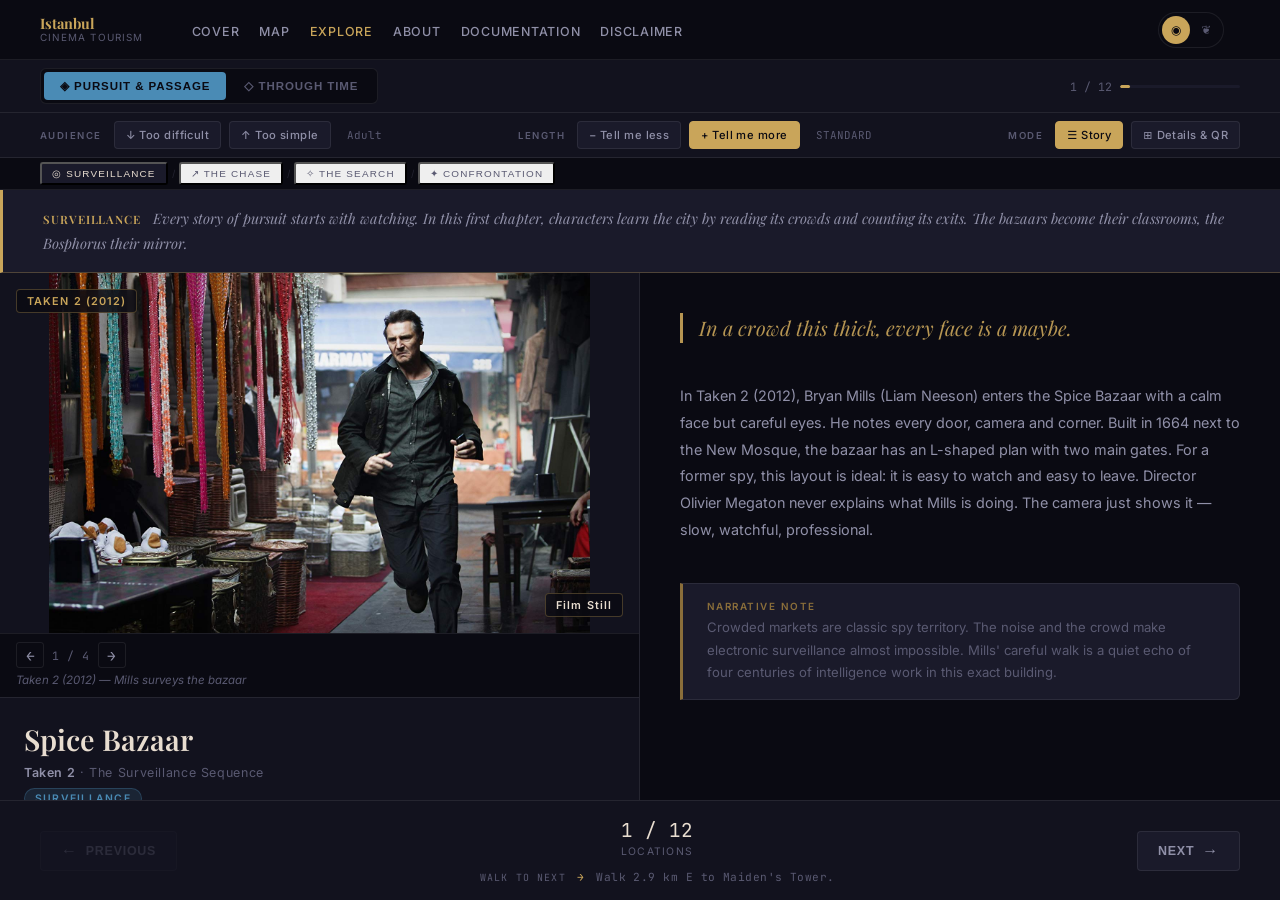
<file: explore.html>
<!DOCTYPE html>
<html lang="en">

<head>
  <meta charset="UTF-8">
  <meta name="viewport" content="width=device-width, initial-scale=1.0">
  <title>Explore — Istanbul Cinema Tourism</title>

  <!-- ─── STANDARD METADATA ──────────────────────────────────────── -->
  <meta name="description" content="Explore 16 Istanbul filming locations from From Russia with Love, Taken 2, Skyfall, The Water Diviner, and Inferno — through two narratives.">
  <meta name="author"      content="Kübra Topçuoğlu">
  <meta name="keywords"    content="Istanbul, film locations, Hagia Sophia, Basilica Cistern, Grand Bazaar, Galata Bridge, Sirkeci, narrative, cinema tourism">

  <!-- Dublin Core -->
  <meta name="DC.title"     content="Explore — Istanbul Cinema Tourism">
  <meta name="DC.creator"   content="Kübra Topçuoğlu">
  <meta name="DC.subject"   content="Istanbul filming locations; cinema narrative">
  <meta name="DC.publisher" content="University of Bologna — Digital Humanities and Digital Knowledge">
  <meta name="DC.date"      content="2026">
  <meta name="DC.language"  content="en">
  <meta name="DC.rights"    content="Editorial selection © 2026 Kübra Topçuoğlu — academic use">
  <meta name="DC.type"      content="InteractiveResource">

  <!-- Open Graph -->
  <meta property="og:title"       content="Explore Istanbul Film Locations">
  <meta property="og:description" content="Walk Istanbul through five international films across two narratives.">
  <meta property="og:type"        content="website">

  <!-- ─── SCHEMA.ORG JSON-LD (static, all 16 locations in one CollectionPage) ─
       CollectionPage is the official Schema.org type for "a page that lists
       many items". Each LandmarksOrHistoricalBuildings entry below is a
       valid Place. Search engines, validators and screen readers can read
       every record without running any JavaScript. -->
  <script type="application/ld+json">
  {
    "@context":   "https://schema.org",
    "@type":      "CollectionPage",
    "name":       "Explore — Istanbul Cinema Tourism",
    "description":"Sixteen Istanbul filming locations across five international films (1963–2016), organised into two narratives.",
    "isPartOf":   { "@type": "WebSite", "name": "Istanbul Cinema Tourism — LMML" },
    "author":     { "@type": "Person",  "name": "Kübra Topçuoğlu" },
    "inLanguage": "en",
    "dateModified": "2026-05-07",
    "license":    "Editorial selection © 2026 Kübra Topçuoğlu — academic use",
    "hasPart": [
      {
        "@type":      "LandmarksOrHistoricalBuildings",
        "name":       "Hagia Sophia",
        "identifier": "hagia-sophia",
        "address":    { "@type": "PostalAddress", "streetAddress": "Sultan Ahmet, Ayasofya Meydanı No: 1", "postalCode": "34122", "addressLocality": "Sultanahmet, Fatih", "addressRegion": "Istanbul", "addressCountry": "Türkiye" },
        "geo":        { "@type": "GeoCoordinates", "latitude": 41.0086, "longitude": 28.9802 },
        "dateCreated":"0537",
        "architect": [{ "@type": "Person", "name": "Anthemius of Tralles" }, { "@type": "Person", "name": "Isidore of Miletus" }],
        "sameAs":     ["https://www.wikidata.org/wiki/Q12506", "https://en.wikipedia.org/wiki/Hagia_Sophia", "https://whc.unesco.org/en/list/356"],
        "subjectOf":  { "@type": "Movie", "name": "Inferno", "datePublished": "2016", "director": { "@type": "Person", "name": "Ron Howard" } }
      },
      {
        "@type":      "LandmarksOrHistoricalBuildings",
        "name":       "Basilica Cistern",
        "identifier": "basilica-cistern",
        "address":    { "@type": "PostalAddress", "streetAddress": "Alemdar, Yerebatan Cd. 1/3", "postalCode": "34110", "addressLocality": "Sultanahmet, Fatih", "addressRegion": "Istanbul", "addressCountry": "Türkiye" },
        "geo":        { "@type": "GeoCoordinates", "latitude": 41.0083, "longitude": 28.9783 },
        "dateCreated":"0532",
        "sameAs":     ["https://www.wikidata.org/wiki/Q189301", "https://en.wikipedia.org/wiki/Basilica_Cistern", "https://yerebatan.com/"],
        "subjectOf":  { "@type": "Movie", "name": "Inferno", "datePublished": "2016", "director": { "@type": "Person", "name": "Ron Howard" } }
      },
      {
        "@type":      "LandmarksOrHistoricalBuildings",
        "name":       "Sultan Ahmet Mosque",
        "identifier": "sultan-ahmet-mosque",
        "address":    { "@type": "PostalAddress", "streetAddress": "Binbirdirek, Atmeydanı Cd. 7", "postalCode": "34122", "addressLocality": "Sultanahmet, Fatih", "addressRegion": "Istanbul", "addressCountry": "Türkiye" },
        "geo":        { "@type": "GeoCoordinates", "latitude": 41.0054, "longitude": 28.9768 },
        "dateCreated":"1617",
        "architect":  { "@type": "Person", "name": "Sedefkâr Mehmed Ağa" },
        "sameAs":     ["https://www.wikidata.org/wiki/Q170825", "https://en.wikipedia.org/wiki/Sultan_Ahmed_Mosque"],
        "subjectOf":  { "@type": "Movie", "name": "The Water Diviner", "datePublished": "2014", "director": { "@type": "Person", "name": "Russell Crowe" } }
      },
      {
        "@type":      "LandmarksOrHistoricalBuildings",
        "name":       "Grand Bazaar",
        "identifier": "grand-bazaar",
        "address":    { "@type": "PostalAddress", "streetAddress": "Beyazıt, Kalpakçılar Cd.", "postalCode": "34126", "addressLocality": "Beyazıt, Fatih", "addressRegion": "Istanbul", "addressCountry": "Türkiye" },
        "geo":        { "@type": "GeoCoordinates", "latitude": 41.0107, "longitude": 28.9681 },
        "dateCreated":"1461",
        "sameAs":     ["https://www.wikidata.org/wiki/Q189142", "https://en.wikipedia.org/wiki/Grand_Bazaar,_Istanbul"],
        "subjectOf":  { "@type": "Movie", "name": "Skyfall", "datePublished": "2012", "director": { "@type": "Person", "name": "Sam Mendes" } }
      },
      {
        "@type":      "Place",
        "name":       "Grand Bazaar Rooftop",
        "identifier": "skyfall-rooftop",
        "address":    { "@type": "PostalAddress", "streetAddress": "Lead-covered roofs above Kalpakçılar Cd.", "postalCode": "34126", "addressLocality": "Beyazıt, Fatih", "addressRegion": "Istanbul", "addressCountry": "Türkiye" },
        "geo":        { "@type": "GeoCoordinates", "latitude": 41.0110, "longitude": 28.9685 },
        "sameAs":     ["https://www.wikidata.org/wiki/Q189142"],
        "subjectOf":  { "@type": "Movie", "name": "Skyfall", "datePublished": "2012", "director": { "@type": "Person", "name": "Sam Mendes" } }
      },
      {
        "@type":      "LandmarksOrHistoricalBuildings",
        "name":       "Spice Bazaar",
        "identifier": "spice-bazaar",
        "address":    { "@type": "PostalAddress", "streetAddress": "Rüstem Paşa, Erzak Ambarı Sk. 92", "postalCode": "34116", "addressLocality": "Eminönü, Fatih", "addressRegion": "Istanbul", "addressCountry": "Türkiye" },
        "geo":        { "@type": "GeoCoordinates", "latitude": 41.0165, "longitude": 28.9704 },
        "dateCreated":"1664",
        "architect":  { "@type": "Person", "name": "Mustafa Ağa" },
        "sameAs":     ["https://www.wikidata.org/wiki/Q1124673", "https://en.wikipedia.org/wiki/Spice_Bazaar"],
        "subjectOf":  { "@type": "Movie", "name": "Taken 2", "datePublished": "2012", "director": { "@type": "Person", "name": "Olivier Megaton" } }
      },
      {
        "@type":      "Place",
        "name":       "Eminönü Square",
        "identifier": "eminonu",
        "address":    { "@type": "PostalAddress", "streetAddress": "Rüstem Paşa, Yeni Cami Cd.", "postalCode": "34116", "addressLocality": "Eminönü, Fatih", "addressRegion": "Istanbul", "addressCountry": "Türkiye" },
        "geo":        { "@type": "GeoCoordinates", "latitude": 41.0168, "longitude": 28.9742 },
        "dateCreated":"1958",
        "sameAs":     ["https://www.wikidata.org/wiki/Q1340519", "https://en.wikipedia.org/wiki/Emin%C3%B6n%C3%BC"],
        "subjectOf":  { "@type": "Movie", "name": "Taken 2", "datePublished": "2012", "director": { "@type": "Person", "name": "Olivier Megaton" } }
      },
      {
        "@type":      "LandmarksOrHistoricalBuildings",
        "name":       "Galata Bridge",
        "identifier": "galata-bridge",
        "address":    { "@type": "PostalAddress", "streetAddress": "Galata Köprüsü (over the Golden Horn)", "postalCode": "34116", "addressLocality": "Eminönü ↔ Karaköy", "addressRegion": "Istanbul", "addressCountry": "Türkiye" },
        "geo":        { "@type": "GeoCoordinates", "latitude": 41.0173, "longitude": 28.9738 },
        "dateCreated":"1994",
        "sameAs":     ["https://www.wikidata.org/wiki/Q1146092", "https://en.wikipedia.org/wiki/Galata_Bridge"],
        "subjectOf":  { "@type": "Movie", "name": "Taken 2", "datePublished": "2012", "director": { "@type": "Person", "name": "Olivier Megaton" } }
      },
      {
        "@type":      "LandmarksOrHistoricalBuildings",
        "name":       "Legacy Ottoman Hotel",
        "identifier": "legacy-ottoman",
        "address":    { "@type": "PostalAddress", "streetAddress": "Hocapaşa Sk. 5", "postalCode": "34110", "addressLocality": "Sirkeci, Fatih", "addressRegion": "Istanbul", "addressCountry": "Türkiye" },
        "geo":        { "@type": "GeoCoordinates", "latitude": 41.0156, "longitude": 28.9742 },
        "dateCreated":"1890",
        "sameAs":     ["https://www.legacyottoman.com/"],
        "subjectOf":  { "@type": "Movie", "name": "Taken 2", "datePublished": "2012", "director": { "@type": "Person", "name": "Olivier Megaton" } }
      },
      {
        "@type":      "LandmarksOrHistoricalBuildings",
        "name":       "Deutsche Orientbank Hotel",
        "identifier": "deutsche-orientbank",
        "address":    { "@type": "PostalAddress", "streetAddress": "Bankalar Cd. 11", "postalCode": "34421", "addressLocality": "Karaköy, Beyoğlu", "addressRegion": "Istanbul", "addressCountry": "Türkiye" },
        "geo":        { "@type": "GeoCoordinates", "latitude": 41.0220, "longitude": 28.9785 },
        "dateCreated":"1906",
        "sameAs":     ["https://en.wikipedia.org/wiki/Bankalar_Caddesi"],
        "subjectOf":  { "@type": "Movie", "name": "Skyfall", "datePublished": "2012", "director": { "@type": "Person", "name": "Sam Mendes" } }
      },
      {
        "@type":      "LandmarksOrHistoricalBuildings",
        "name":       "Sirkeci Railway Station",
        "identifier": "sirkeci",
        "address":    { "@type": "PostalAddress", "streetAddress": "Hocapaşa, Sirkeci Garı", "postalCode": "34110", "addressLocality": "Sirkeci, Fatih", "addressRegion": "Istanbul", "addressCountry": "Türkiye" },
        "geo":        { "@type": "GeoCoordinates", "latitude": 41.0133, "longitude": 28.9782 },
        "dateCreated":"1890",
        "architect":  { "@type": "Person", "name": "August Jachmund" },
        "sameAs":     ["https://www.wikidata.org/wiki/Q801345", "https://en.wikipedia.org/wiki/Sirkeci_railway_station"],
        "subjectOf":  { "@type": "Movie", "name": "From Russia with Love", "datePublished": "1963", "director": { "@type": "Person", "name": "Terence Young" } }
      },
      {
        "@type":      "LandmarksOrHistoricalBuildings",
        "name":       "Maiden's Tower",
        "identifier": "maidens-tower",
        "address":    { "@type": "PostalAddress", "streetAddress": "Salacak, Üsküdar Sahili (offshore islet)", "postalCode": "34668", "addressLocality": "Üsküdar", "addressRegion": "Istanbul", "addressCountry": "Türkiye" },
        "geo":        { "@type": "GeoCoordinates", "latitude": 41.0211, "longitude": 29.0042 },
        "dateCreated":"1763",
        "sameAs":     ["https://www.wikidata.org/wiki/Q1141280", "https://en.wikipedia.org/wiki/Maiden%27s_Tower"],
        "subjectOf":  { "@type": "Movie", "name": "From Russia with Love", "datePublished": "1963", "director": { "@type": "Person", "name": "Terence Young" } }
      },
      {
        "@type":      "LandmarksOrHistoricalBuildings",
        "name":       "Firuz Aga Mosque",
        "identifier": "firuz-aga",
        "address":    { "@type": "PostalAddress", "streetAddress": "Binbirdirek, Divanyolu Cd.", "postalCode": "34122", "addressLocality": "Sultanahmet, Fatih", "addressRegion": "Istanbul", "addressCountry": "Türkiye" },
        "geo":        { "@type": "GeoCoordinates", "latitude": 41.0072, "longitude": 28.9783 },
        "dateCreated":"1491",
        "sameAs":     ["https://www.wikidata.org/wiki/Q3072829", "https://en.wikipedia.org/wiki/Firuz_A%C4%9Fa_Mosque"],
        "subjectOf":  { "@type": "Movie", "name": "From Russia with Love", "datePublished": "1963", "director": { "@type": "Person", "name": "Terence Young" } }
      },
      {
        "@type":      "Place",
        "name":       "Gülhane Park",
        "identifier": "gulhane-park",
        "address":    { "@type": "PostalAddress", "streetAddress": "Cankurtaran, Kennedy Cd.", "postalCode": "34122", "addressLocality": "Sultanahmet, Fatih", "addressRegion": "Istanbul", "addressCountry": "Türkiye" },
        "geo":        { "@type": "GeoCoordinates", "latitude": 41.0125, "longitude": 28.9810 },
        "dateCreated":"1912",
        "sameAs":     ["https://www.wikidata.org/wiki/Q1153403", "https://en.wikipedia.org/wiki/G%C3%BClhane_Park"],
        "subjectOf":  { "@type": "Movie", "name": "The Water Diviner", "datePublished": "2014", "director": { "@type": "Person", "name": "Russell Crowe" } }
      },
      {
        "@type":      "LandmarksOrHistoricalBuildings",
        "name":       "Haydarpaşa Train Station",
        "identifier": "haydarpasa",
        "address":    { "@type": "PostalAddress", "streetAddress": "Haydarpaşa Garı, Rıhtım Cd.", "postalCode": "34716", "addressLocality": "Kadıköy", "addressRegion": "Istanbul", "addressCountry": "Türkiye" },
        "geo":        { "@type": "GeoCoordinates", "latitude": 40.9967, "longitude": 29.0192 },
        "dateCreated":"1908",
        "architect": [{ "@type": "Person", "name": "Otto Ritter" }, { "@type": "Person", "name": "Helmut Cuno" }],
        "sameAs":     ["https://www.wikidata.org/wiki/Q798842", "https://en.wikipedia.org/wiki/Haydarpa%C5%9Fa_railway_station"],
        "subjectOf":  { "@type": "Movie", "name": "The Water Diviner", "datePublished": "2014", "director": { "@type": "Person", "name": "Russell Crowe" } }
      },
      {
        "@type":      "LandmarksOrHistoricalBuildings",
        "name":       "Istanbul University",
        "identifier": "istanbul-uni",
        "address":    { "@type": "PostalAddress", "streetAddress": "Beyazıt Meydanı (main gate)", "postalCode": "34452", "addressLocality": "Beyazıt, Fatih", "addressRegion": "Istanbul", "addressCountry": "Türkiye" },
        "geo":        { "@type": "GeoCoordinates", "latitude": 41.0119, "longitude": 28.9633 },
        "dateCreated":"1866",
        "sameAs":     ["https://www.wikidata.org/wiki/Q629161", "https://en.wikipedia.org/wiki/Istanbul_University"],
        "subjectOf":  { "@type": "Movie", "name": "Inferno", "datePublished": "2016", "director": { "@type": "Person", "name": "Ron Howard" } }
      }
    ]
  }
  </script>

  <link rel="stylesheet" href="css/style.css">
</head>

<body>


  <!-- ── NAVIGATION ────────────────────────────────────────────── -->
  <div class="main-nav" role="navigation">
    <a class="nav-brand" href="index.html">
      <span class="nav-brand-title">Istanbul</span>
      <span class="nav-brand-sub">Cinema Tourism</span>
    </a>

    <button class="nav-toggle" id="navToggle">
      <span></span><span></span><span></span>
    </button>

    <ul class="nav-links" id="navLinks" role="list">
      <li><a class="nav-link" href="index.html">Cover</a></li>
      <li><a class="nav-link" href="map.html">Map</a></li>
      <li><a class="nav-link active" href="explore.html">Explore</a></li>
      <li><a class="nav-link" href="about.html">About</a></li>
      <li><a class="nav-link" href="docs.html">Documentation</a></li>
      <li><a class="nav-link" href="disclaimer.html">Disclaimer</a></li>
    </ul>

    <div class="theme-switcher" role="group">
      <button class="theme-btn" data-theme-choice="cinematic" title="Mid-Century Cinema — Second half of XX Century print">◉</button>
      <button class="theme-btn" data-theme-choice="heritage"           title="Heritage — XIX Century print">❦</button>
    </div>

  </div>


  <!-- ── EXPLORE APP ──────────────────────────────────────────── -->
  <div class="explore-wrapper" role="main">

    <!-- Narrative Toggle Bar -->
    <div class="narrative-toggle-bar" role="toolbar">

      <div class="narrative-toggle" role="group">

        <button class="narrative-toggle-btn"
                data-narrative="pursuit"
                id="toggleEspionage">
          ◈ Pursuit &amp; Passage
        </button>

        <button class="narrative-toggle-btn"
                data-narrative="timeline"
                id="toggleTimeline">
          ◇ Through Time
        </button>

      </div>


      <div class="progress-indicator">

        <span id="progressText">1 / 8</span>

        <div class="progress-bar" role="progressbar" id="progressBarWrap">
          <div class="progress-fill" id="progressFill"></div>
        </div>
      </div>
    </div>


    <!-- Text controls: three groups (audience, length, mode) -->
    <div class="variant-toolbar" role="toolbar">


      <!-- Audience: Young / Adult / Scholar.
           Use the easier/harder buttons to step up or down.
           The current level is shown by the indicator on the right. -->
      <div class="variant-group" role="group">
        <span class="variant-group-label">Audience</span>

        <button class="variant-btn" id="btnEasier">↓ Too difficult</button>
        <button class="variant-btn" id="btnHarder">↑ Too simple</button>

        <span class="variant-indicator" id="variantIndicator">Adult</span>
      </div>


      <!-- Length: short summary or full text -->
      <div class="variant-group" role="group">
        <span class="variant-group-label">Length</span>
        <button class="variant-btn" id="btnLenLess">− Tell me less</button>
        <button class="variant-btn" id="btnLenMore">+ Tell me more</button>
        <span class="variant-indicator" id="lengthIndicator">STANDARD</span>
      </div>


      <!-- Mode: story view or details + QR view -->
      <div class="variant-group" role="group">
        <span class="variant-group-label">Mode</span>
        <button class="variant-btn" id="btnModeStory"   data-mode="story">☰ Story</button>
        <button class="variant-btn" id="btnModeDetails" data-mode="details">⊞ Details &amp; QR</button>
      </div>
    </div>


    <!-- Chapter Strip -->
    <div class="chapter-strip" role="navigation" id="chapterStrip">
      <!-- chapters injected by explore.js for the active narrative -->
    </div>


    <!-- Chapter intro banner: shown on the first location of each chapter -->
    <div class="chapter-intro-banner hidden" id="chapterIntroBanner" role="region">

      <p class="chapter-transition hidden" id="chapterTransitionLine">
        <strong>Transition</strong>
        <span id="chapterTransitionText"></span>
      </p>

      <p class="chapter-intro">
        <strong id="chapterIntroChapter">Chapter</strong>
        <span id="chapterIntroText"></span>
      </p>
    </div>


    <!-- Location Viewer -->
    <div class="location-viewer" id="locationViewer">


      <!-- Left: Visual Panel -->
      <div class="location-visual" id="locationVisual">
        <div class="location-image-placeholder">

          <img class="location-image" id="locationImage" alt="" />

          <div class="location-film-tag" id="locationFilmTag"></div>
          <!-- Bottom-right badge: says what kind of media is currently shown
               (Film Still / Real Location). Replaces the old tabs. -->
          <div class="location-type-tag" id="locationTypeTag"></div>
        </div>


        <!-- Gallery: prev/next arrow buttons + counter + caption.
             All film and real-location items are merged into one list.
             The user steps through them with the arrow buttons. -->
        <div class="location-gallery" id="locationGallery">
          <div class="gallery-nav" id="galleryNav">
            <button class="gallery-arrow" id="galleryPrev" type="button" aria-label="Previous image">←</button>
            <span class="gallery-counter" id="galleryCounter">1 / 1</span>
            <button class="gallery-arrow" id="galleryNext" type="button" aria-label="Next image">→</button>
          </div>
          <p class="gallery-caption" id="galleryCaption"></p>
        </div>


        <div class="location-info-panel">

          <h1 class="location-name-large" id="locationName"></h1>
          <div class="location-scene" id="locationScene"></div>

          <div class="location-chapter-row">
            <span class="chapter-badge" id="locationChapterBadge"></span>
          </div>
        </div>
      </div>


      <!-- Right: Narrative Panel -->
      <div class="location-narrative">
        <div class="narrative-content" id="narrativeContent" role="region">

          <blockquote class="narrative-quote" id="narrativeQuote"></blockquote>
          <p class="narrative-body" id="narrativeBody"></p>

          <div class="narrative-note-block" id="narrativeNoteBlock">
            <div class="narrative-note-label">Narrative Note</div>
            <p class="narrative-note-text" id="narrativeNoteText"></p>
          </div>
        </div>
      </div>

    </div>


    <!-- Details panel: QR code + camera info + metadata table -->
    <div class="details-panel hidden" id="detailsPanel" role="region">

      <button type="button" class="details-close" id="detailsCloseBtn">×</button>

      <div class="details-grid">
        <div class="details-qr">
          <div class="details-qr-box" id="detailsQRBox"></div>
          <div class="details-qr-label">Scan to share<br>this location</div>
        </div>
        <div>
          <div class="variant-group-label" data-mb="sm">Shot Geometry &amp; Camera Orientation</div>

          <div class="camera-specs">

            <div class="camera-spec">
              <div class="camera-spec-label">Facing</div>
              <div class="camera-spec-value" id="camFacing"></div>
            </div>
            <div class="camera-spec">
              <div class="camera-spec-label">Elevation</div>
              <div class="camera-spec-value" id="camElevation"></div>
            </div>
            <div class="camera-spec">
              <div class="camera-spec-label">Focal Length</div>
              <div class="camera-spec-value" id="camFocal"></div>
            </div>
            <div class="camera-spec">
              <div class="camera-spec-label">Shot Type</div>
              <div class="camera-spec-value" id="camShotType"></div>
            </div>
            <div class="camera-spec-note" id="camNote"></div>
          </div>
        </div>
      </div>


      <!-- Catalogue metadata table.
           Fields use Schema.org, Dublin Core (dcterms), and Wikidata. -->
      <div class="meta-block" id="metaBlock">
        <div class="meta-block-header">
          <span class="variant-group-label">Catalogue Metadata</span>
          <span class="meta-block-vocab" id="metaVocab" title="Active vocabularies">schema.org · dcterms · wikidata</span>
        </div>
        <table class="meta-table">
          <tbody id="metaTableBody">
            <!-- rows injected by explore.js renderMetaTable() -->
          </tbody>
        </table>
        <p class="meta-block-footnote" id="metaSources"></p>
      </div>
    </div>


    <!-- Navigation Controls -->
    <div class="explore-controls" role="navigation">

      <button class="explore-nav-btn" id="btnPrev" disabled>
        <span class="arrow">←</span>
        Previous
      </button>

      <div class="explore-controls-center">

        <div class="location-counter">
          <div class="location-counter-fraction" id="counterFraction">1 / 8</div>
          <div class="location-counter-label">Locations</div>
        </div>
        <!-- Walking direction to the next location (text from data.js).
             Hidden on the last location of a narrative. -->
        <div class="location-directions" id="locationDirections"></div>
      </div>

      <button class="explore-nav-btn" id="btnNext">
        Next
        <span class="arrow">→</span>
      </button>
    </div>

  </div>


  <!-- Scripts -->
  <script src="js/data.js"></script>
  <script src="js/app.js"></script>
  <script src="js/explore.js"></script>


  <script>
    document.addEventListener("DOMContentLoaded", function() {

      // ----- mobile nav toggle button -----
      var navToggle = document.getElementById("navToggle");
      var navLinks  = document.getElementById("navLinks");
      navToggle.addEventListener("click", function() {
        navLinks.classList.toggle("open");
      });

      // ----- theme switcher buttons -----
      function syncThemeButtons() {
        var active = App.getTheme();
        var btns = document.querySelectorAll(".theme-btn");
        for (var i = 0; i < btns.length; i++) {
          if (btns[i].getAttribute("data-theme-choice") === active) {
            btns[i].classList.add("active");
          } else {
            btns[i].classList.remove("active");
          }
        }
      }
      var themeBtns = document.querySelectorAll(".theme-btn");
      for (var t = 0; t < themeBtns.length; t++) {
        themeBtns[t].addEventListener("click", function() {
          App.setTheme(this.getAttribute("data-theme-choice"));
          syncThemeButtons();
        });
      }
      syncThemeButtons();

    });
  </script>

</body>
</html>
</file>
<file: css/style.css>
/*
  KEY CSS IDEAS I USED IN THIS PROJECT
  ------------------------------------
  These are the main CSS tools you will see again and again in this file.
  I list them here so a reader (or me, in a few months) can open the file
  and remember what each thing means.

  - CSS variables: I write --space-md on :root and read it with var(--space-md).
    Why: I can change one number in one place and the whole site updates.

  - clamp(min, ideal, max): a size that grows with the screen but stops at
    the min and max. Example: font-size: clamp(1rem, 2vw, 1.5rem).
    Why: the text feels good on both a phone and a wide monitor without
    writing many media queries.

  - rem: a size based on the root font size (1rem = 16px here).
    Why: if a user makes their browser text bigger, my layout grows with it.

  - vw / vh: 1% of the screen width / height.
    Why: useful when I want a section to fill the screen (100vh).

  - rgba(r,g,b,alpha): a color with transparency (alpha 0 = invisible).
    Why: I use it for soft overlays and shadows over photos.

  - display: flex and display: grid: the two main layout systems.
    Why: flex is great for a row of items; grid is great for full 2D layouts.

  - Pseudo-classes (:hover, :focus, :active, :disabled): style based on state.
    Why: I can show a hover effect without any JavaScript.

  - Pseudo-elements (::before, ::after, ::selection): a fake child element
    that I can style. It is not in the HTML.
    Why: I add decorations (lines, dots, glows) without making the HTML messy.

  - Media queries (@media (max-width: 900px) { ... }): different rules at
    different screen sizes.
    Why: the layout must work on mobile too.

  - [data-theme="heritage"]: an attribute selector. When the <html> tag has
    data-theme="heritage", a second set of variables is loaded.
    Why: the same HTML can become a totally different visual theme.

  - The universal selector *: matches every element.
    Why: I use it once at the top to reset browser defaults.

  - Box model: every element is content + padding + border + margin.
    box-sizing: border-box makes width include padding and border.
    Why: a "300px wide" card stays 300px even after I add padding inside.

   TABLE OF CONTENTS (numbers match the original sections)

     1.  Imports (Google Fonts)
     2.  Design tokens (CSS variables for both themes)
     3.  Reset and base styles + cinematic background pattern
     5.  Scrollbar
     6.  Typography (h1-h4, p, a, .mono, .label)
     7.  Navigation bar
     8.  Film-grain overlay
    10.  Hero / cover page
    11.  Buttons
    12.  Narrative cards (cover page)
    13.  Film grid (cover page)
    14.  Chapter badge
    15.  Explore page (toggle, chapter strip, viewer, gallery, controls)
    16.  Map page
    17.  Content pages (About, Docs, Disclaimer)
    18.  Footer
    20.  Responsive breakpoints
    21.  Print
    22.  Audience / length / mode toolbar
    23.  Details panel (QR + camera + metadata table)
    24.  Chapter intro banner
    25.  Walking-direction line
    26.  Theme switcher in nav
    27.  Site-wide previous / next page buttons
    28.  Heritage theme overrides
    29.  Small helpers (data-mt, data-mb, page-specific tweaks)
   ============================================================================ */

/* 1. Imports
   What: @import loads another CSS file inside this one. Here I load six
   font families from Google Fonts.
   Why I put it at the top: @import must come before any rule, otherwise
   the browser ignores it.
   Why "display=swap": while a web font is loading, the browser shows a
   normal system font first. The text is never invisible. */
@import url('https://fonts.googleapis.com/css2?family=Playfair+Display:ital,wght@0,400;0,600;0,700;1,400;1,600&family=Inter:wght@300;400;500;600&family=JetBrains+Mono:wght@400;500&family=Cormorant+Garamond:ital,wght@0,400;0,600;0,700;1,400;1,600&family=EB+Garamond:ital,wght@0,400;0,500;1,400&family=Alegreya+Sans+SC:wght@400;500;700&display=swap');


/* 2. Design tokens — my project's variables
   What: a long list of CSS variables (colors, fonts, spacing, etc.).
   :root means the <html> element, so every rule in the file can read them.

   Why I keep all my values in one place:
   - I can change one color here and the whole site updates.
   - I never have to remember exact hex codes; I just write
     var(--accent-gold).
   - The Heritage theme later in this file overrides these SAME names.
     So when the user switches theme, every component changes color
     without me touching any other rule. */
:root {
  /* Colors */
  --bg-primary:      #0a0a12;
  --bg-secondary:    #12121e;
  --bg-card:         #1a1a2a;
  --bg-card-hover:   #20202e;
  --bg-overlay:      rgba(10, 10, 18, 0.88);

  --accent-gold:     #c9a55a;
  --accent-gold-dim: #8a6e3a;
  --accent-blue:     #4a8bb5;
  --accent-blue-dim: #2e5a78;
  --accent-red:      #9a3535;

  --text-primary:    #e8ddd0;
  --text-secondary:  #9090a8;
  --text-muted:      #5a5a72;
  --text-inverse:    #0a0a12;

  --border:          rgba(255,255,255,0.08);
  --border-accent:   rgba(201,165,90,0.3);

  /* Chapter Colors */
  --surveillance-color: #4a8bb5;
  --chase-color:        #9a6a2a;
  --search-color:       #6a3a7a;
  --confrontation-color:#9a3535;
  --c-1960s:            #5a8a5a;
  --c-2012:             #4a8bb5;
  --c-2014:             #b06a6a;
  --c-2016:             #c9a55a;

  /* Typography */
  --font-serif:  'Playfair Display', Georgia, serif;
  --font-sans:   'Inter', system-ui, sans-serif;
  --font-mono:   'JetBrains Mono', 'Courier New', monospace;

  /* Spacing */
  --space-xs:  4px;
  --space-sm:  8px;
  --space-md:  16px;
  --space-lg:  24px;
  --space-xl:  40px;
  --space-2xl: 64px;
  --space-3xl: 96px;

  /* Layout */
  --nav-height: 60px;
  --sidebar-width: 280px;
}

/* 3. Reset and base */

/* What: this rule matches EVERY element on the page, including ::before
   and ::after pseudo-elements.

   Why I do this at the start:
   - Different browsers add their own default margins and paddings.
     If I do not reset them, my layout looks different in each browser.
   - box-sizing: border-box makes width and height include padding and
     border. So a "200px" box stays 200px even after I add padding.
     Without this line, sizing math becomes very painful. */
*, *::before, *::after {
  box-sizing: border-box;
  margin: 0;
  padding: 0;
}

/* What: base rules for the <html> tag.
   Why font-size: 16px: this fixes 1rem at 16px, so all my rem values
   are predictable.
   Why scroll-behavior: smooth: when the user clicks a link like #section2,
   the page slides to it instead of jumping. It feels more polished. */
html {
  font-size: 16px;
  scroll-behavior: smooth;
}

/* What: base look of the <body>.
   Why min-height: 100vh: the body always fills at least one screen,
   so the footer never floats in the middle on short pages.
   Why overflow-x: hidden: my decorative background uses wide gradients;
   without this, the user could see a horizontal scroll bar.
   Why isolation: isolate: it creates a "new layer" for the body. My
   decorative background below uses z-index: -1; without this line, that
   background could slip behind the page color and disappear. */
body {
  font-family: var(--font-sans);
  background-color: var(--bg-primary);
  color: var(--text-primary);
  min-height: 100vh;
  overflow-x: hidden;
  isolation: isolate;
}

/* What: the cinema-style background of the whole page.
   It draws two "film perforation" columns on the left and right edges,
   plus a soft dark vignette in the middle.

   Why ::before: ::before is a fake child element of <body>. I can style
   it like a normal element but it is not in the HTML. So my HTML stays
   clean and the decoration is pure CSS.
   Why content: ''  : without content, ::before does not appear at all.
   Why position: fixed + inset: 0: the background covers the full screen
   and stays in place when the user scrolls (like a movie screen).
   Why pointer-events: none: the user can still click links and buttons
   "through" the decoration.
   Why z-index: -1: the decoration sits behind the real content.

   How I build the picture: I stack THREE gradients in one background
   property (separated by commas). The browser draws them top-to-bottom:
     1) left column of small gold dots (film perforations)
     2) right column of the same dots
     3) a soft GOLD oval in the middle (cinema vignette)
   The Heritage theme later in the file replaces this with warm paper
   colors. */
body::before {
  content: '';
  position: fixed;
  inset: 0;
  pointer-events: none;
  z-index: -1;
  background:
    /* left filmstrip perforation column */
    repeating-linear-gradient(
      180deg,
      rgba(201,165,90,0.15) 0,
      rgba(201,165,90,0.15) 8px,
      transparent 8px,
      transparent 28px
    ) left top / 14px 100% no-repeat,
    /* right filmstrip perforation column (mirrored) */
    repeating-linear-gradient(
      180deg,
      rgba(201,165,90,0.15) 0,
      rgba(201,165,90,0.15) 8px,
      transparent 8px,
      transparent 28px
    ) right top / 14px 100% no-repeat,
    /* soft vignette — like screen falloff in a dark room */
    radial-gradient(
    ellipse 100% 70% at 50% 50%,
    rgba(201,165,90,0.2) 0%,    /* ortada hafif altın ışıltı */
    transparent 60%
    ) center / 100% 100% no-repeat;
}

/* What: ::selection styles the text that the user highlights with the
   mouse. By default it is blue on white.
   Why I change it: I use gold on dark to match the film theme. It is a
   small detail but it makes the page feel custom-made. */

::selection {
  background: var(--accent-gold);
  color: var(--text-inverse);
}

/* 5. Typography
   Headings share the serif font with bold weight 600 and tight line-height.
   The font-size uses clamp(min, ideal, max) — the heading scales smoothly
   between min and max as the viewport grows. No media queries needed. */
h1, h2, h3, h4 { font-family: var(--font-serif); font-weight: 600; line-height: 1.2; }
h1 { font-size: clamp(2rem, 5vw, 3.5rem); }
/* clamp here: never smaller than 2rem (32px), ideally 5% of viewport width, never bigger than 3.5rem (56px). */
h2 { font-size: clamp(1.5rem, 3vw, 2.2rem); }
h3 { font-size: clamp(1.1rem, 2vw, 1.5rem); }
h4 { font-size: 1.1rem; }

/* Paragraphs. line-height: 1.75 means the line height is 175% of the font
   size — a comfortable spacing for reading long text. */
p { line-height: 1.75; color: var(--text-secondary); }

/* Default link style. text-decoration: none removes the underline. */
a { color: var(--accent-gold); text-decoration: none; }
a:hover { color: #e8c880; }
/* :hover is a pseudo-class: applies when the mouse is over the element. */

/* <strong> elements: keep them bold and give them a lighter color than the paragraph. */
strong { color: var(--text-primary); font-weight: 600; }

/* Utility class .mono: use the monospace font, smaller size, muted color,
   small letter-spacing. Used for GPS coordinates and code-like data. */
.mono { font-family: var(--font-mono); font-size: 0.8rem; color: var(--text-muted); letter-spacing: 0.05em; }

/* Utility class .label: tiny uppercase eyebrow text used for section labels.
   letter-spacing: 0.15em adds extra space between letters (tracking). */
.label { font-size: 0.7rem; font-weight: 600; letter-spacing: 0.15em; text-transform: uppercase; color: var(--text-muted); }

/* 7. Navigation bar
   The top menu bar is FIXED (it stays visible while you scroll).
   - position: fixed + top/left/right: 0  →  pinned to the top, full width.
   - z-index: 1000 makes sure it sits above all normal content.
   - display: flex + align-items: center + gap: ...  →  horizontal row of items
     vertically centered, with consistent gaps between them. */
.main-nav {
  position: fixed;
  top: 0; left: 0; right: 0;
  height: var(--nav-height);
  background: rgba(10, 10, 18, 0.95);
  border-bottom: 1px solid var(--border);
  z-index: 1000;
  display: flex;
  align-items: center;
  padding: 0 var(--space-xl);
  gap: var(--space-xl);
}

.nav-brand {
  display: flex;
  flex-direction: column;
  gap: 1px;
  text-decoration: none;
  flex-shrink: 0;
}
.nav-brand-title {
  font-family: var(--font-serif);
  font-size: 0.9rem;
  font-weight: 700;
  color: var(--accent-gold);
  line-height: 1;
}
.nav-brand-sub {
  font-size: 0.62rem;
  letter-spacing: 0.12em;
  text-transform: uppercase;
  color: var(--text-muted);
}

.nav-links {
  display: flex;
  align-items: center;
  gap: var(--space-xs);
  list-style: none;
  flex: 1;
}

.nav-link {
  font-size: 0.78rem;
  font-weight: 500;
  letter-spacing: 0.06em;
  text-transform: uppercase;
  color: var(--text-secondary);
  padding: var(--space-xs) var(--space-sm);
  border-radius: 4px;
  white-space: nowrap;
}
.nav-link:hover { color: var(--text-primary); background: var(--bg-card); }
.nav-link.active { color: var(--accent-gold); }

/* Mobile nav toggle */
.nav-toggle {
  display: none;
  flex-direction: column;
  gap: 4px;
  cursor: pointer;
  padding: var(--space-xs);
  margin-left: auto;
}
.nav-toggle span {
  display: block;
  width: 22px; height: 2px;
  background: var(--text-secondary);
}

/* ============================================================================
   10. Hero / cover page
   The hero is the big top section of the Cover page. Layout uses flexbox
   to vertically center the content. min-height: 100vh = at least one screen
   tall. The eyebrow / title / subtitle / meta / buttons stack with vertical
   margins from the spacing scale.
   ============================================================================ */
.hero {
  position: relative;
  min-height: 100vh;
  display: flex;
  flex-direction: column;
  justify-content: center;
  align-items: flex-start;
  padding: var(--nav-height) var(--space-xl) var(--space-3xl);
  overflow: hidden;
}

.hero-bg {
  position: absolute;
  inset: 0;
  z-index: 0;
}

.hero-content {
  position: relative;
  z-index: 1;
  max-width: 800px;
  padding-top: var(--space-2xl);
}

.hero-eyebrow {
  display: flex;
  align-items: center;
  gap: var(--space-md);
  margin-bottom: var(--space-lg);
}
.hero-eyebrow-line {
  width: 40px; height: 1px;
  background: var(--accent-gold);
}
.hero-eyebrow-text {
  font-size: 0.7rem;
  letter-spacing: 0.2em;
  text-transform: uppercase;
  color: var(--accent-gold);
}

.hero-title {
  font-size: clamp(2.2rem, 6vw, 4.5rem);
  font-family: var(--font-serif);
  font-weight: 700;
  line-height: 1.1;
  color: var(--text-primary);
  margin-bottom: var(--space-lg);
}
.hero-title em {
  font-style: italic;
  color: var(--accent-gold);
  display: block;
}

.hero-subtitle {
  font-size: clamp(1rem, 2vw, 1.2rem);
  color: var(--text-secondary);
  line-height: 1.7;
  max-width: 600px;
  margin-bottom: var(--space-xl);
}

.hero-meta {
  display: flex;
  gap: var(--space-xl);
  margin-bottom: var(--space-2xl);
  flex-wrap: wrap;
}
.hero-meta-item { display: flex; flex-direction: column; gap: 4px; }
.hero-meta-value { font-size: 1.1rem; font-weight: 600; color: var(--text-primary); }
.hero-meta-label { font-size: 0.65rem; letter-spacing: 0.15em; text-transform: uppercase; color: var(--text-muted); }

.hero-actions {
  display: flex;
  gap: var(--space-md);
  flex-wrap: wrap;
}

/* ============================================================================
   11. Buttons
   Three button styles share the .btn base. The base sets: inline-flex (so it
   sits on a line like text, but uses flexbox inside for icon + label),
   uppercase, no underline, rounded corners.
   Variants change colors only:
     .btn-primary  →  filled gold (high emphasis).
     .btn-secondary →  outlined (medium emphasis).
     .btn-ghost    →  almost invisible until hover (low emphasis).
   :hover rules add a small lift (translateY(-1px)) and a glow shadow.
   :disabled gives a faded look and disables the lift.
   ============================================================================ */
.btn {
  display: inline-flex;
  align-items: center;
  gap: var(--space-sm);
  padding: 12px 24px;
  border-radius: 4px;
  font-family: var(--font-sans);
  font-size: 0.82rem;
  font-weight: 600;
  letter-spacing: 0.08em;
  text-transform: uppercase;
  cursor: pointer;
  border: none;
  text-decoration: none;
  white-space: nowrap;
}

.btn-primary {
  background: var(--accent-gold);
  color: var(--text-inverse);
}
.btn-primary:hover {
  background: #e0bc6e;
  color: var(--text-inverse);
}

.btn-secondary {
  background: transparent;
  color: var(--text-primary);
  border: 1px solid var(--border-accent);
}
.btn-secondary:hover {
  background: var(--bg-card);
  color: var(--accent-gold);
  border-color: var(--accent-gold);
}

.btn-ghost {
  background: transparent;
  color: var(--text-secondary);
  border: 1px solid var(--border);
  padding: 10px 20px;
}
.btn-ghost:hover {
  color: var(--text-primary);
  border-color: var(--text-muted);
  background: var(--bg-card);
}

.btn-icon {
  font-size: 1rem;
  line-height: 1;
}

.btn:disabled {
  opacity: 0.3;
  cursor: not-allowed;
}

/* ============================================================================
   12. Narrative cards (cover page)
   Two large cards side by side: "Pursuit" and "Through Time".
   - Layout: CSS Grid with grid-template-columns: 1fr 1fr  →  two equal columns.
   - On hover the border color and background swap to the "accent" variant.
   - .narrative-card.espionage and .narrative-card.timeline set a per-card
     accent variable so each card can use a different color later if needed.
   ============================================================================ */
.narrative-cards {
  display: grid;
  grid-template-columns: 1fr 1fr;
  gap: var(--space-lg);
  max-width: 960px;
  margin: 0 auto var(--space-2xl);
  padding: 0 var(--space-xl);
}

.narrative-card {
  background: var(--bg-card);
  border: 1px solid var(--border);
  border-radius: 8px;
  padding: var(--space-xl);
  cursor: pointer;
  position: relative;
  overflow: hidden;
  text-decoration: none;
  display: block;
}
.narrative-card:hover { border-color: var(--border-accent); background: var(--bg-card-hover); }

.narrative-card.espionage { --card-accent: var(--accent-blue); }
.narrative-card.timeline  { --card-accent: var(--accent-gold); }

.narrative-card-icon {
  font-size: 2rem;
  margin-bottom: var(--space-md);
  display: block;
  color: var(--card-accent, var(--accent-gold));
}
.narrative-card-title {
  font-family: var(--font-serif);
  font-size: 1.3rem;
  color: var(--text-primary);
  margin-bottom: var(--space-sm);
}
.narrative-card-subtitle {
  font-size: 0.7rem;
  letter-spacing: 0.12em;
  text-transform: uppercase;
  color: var(--card-accent, var(--accent-gold));
  margin-bottom: var(--space-md);
}
.narrative-card-desc {
  font-size: 0.88rem;
  color: var(--text-secondary);
  line-height: 1.7;
  margin-bottom: var(--space-lg);
}
.narrative-card-meta {
  display: flex;
  gap: var(--space-md);
}
.narrative-card-stat {
  display: flex;
  flex-direction: column;
  gap: 2px;
}
.narrative-card-stat-value {
  font-size: 1.2rem;
  font-weight: 700;
  color: var(--text-primary);
}
.narrative-card-stat-label {
  font-size: 0.62rem;
  letter-spacing: 0.12em;
  text-transform: uppercase;
  color: var(--text-muted);
}

/* ============================================================================
   13. Film grid (cover page)
   - .films-grid uses grid-template-columns: repeat(auto-fill, minmax(160px, 1fr))
     This is one of the most useful Grid recipes:
       * auto-fill = as many columns as fit.
       * minmax(160px, 1fr) = each column is at least 160px, but grows to fill.
     The grid reflows from 2 to 5 columns automatically as the screen widens.
   ============================================================================ */
.films-section {
  padding: var(--space-2xl) var(--space-xl);
  max-width: 960px;
  margin: 0 auto;
}

.section-header {
  display: flex;
  align-items: baseline;
  gap: var(--space-md);
  margin-bottom: var(--space-xl);
}
.section-title {
  font-family: var(--font-serif);
  font-size: 1.4rem;
  color: var(--text-primary);
}
.section-line {
  flex: 1;
  height: 1px;
  background: var(--border);
}
.section-count {
  font-size: 0.7rem;
  letter-spacing: 0.1em;
  color: var(--text-muted);
}

.films-grid {
  display: grid;
  grid-template-columns: repeat(auto-fill, minmax(160px, 1fr)); 
  /* Create as many columns as can fit in the container. Each column is at least 160px wide, but it can grow to fill the empty space. */
  gap: var(--space-md);
}

.film-card {
  background: var(--bg-card);
  border: 1px solid var(--border);
  border-radius: 6px;
  padding: var(--space-md);
}
.film-card:hover { border-color: var(--border-accent); background: var(--bg-card-hover); }

.film-card-year {
  font-family: var(--font-mono);
  font-size: 0.75rem;
  color: var(--accent-gold);
  margin-bottom: var(--space-xs);
}
.film-card-title {
  font-family: var(--font-serif);
  font-size: 0.95rem;
  color: var(--text-primary);
  margin-bottom: var(--space-xs);
  line-height: 1.3;
}
.film-card-director {
  font-size: 0.75rem;
  color: var(--text-muted);
}

/* ============================================================================
   14. Chapter badge
   A small colored pill used to show which chapter a location belongs to.
   - display: inline-flex makes it sit inline (like a span) but uses flexbox
     inside to align the dot + text.
   - Each .chapter-* modifier (e.g. .chapter-chase) sets a different color set
     (background tinted, full color for text, slightly stronger border).
   ============================================================================ */
.chapter-badge {
  display: inline-flex;
  align-items: center;
  gap: var(--space-xs);
  padding: 3px 10px;
  border-radius: 20px;
  font-size: 0.65rem;
  font-weight: 600;
  letter-spacing: 0.12em;
  text-transform: uppercase;
}

.chapter-surveillance { background: rgba(74,139,181,0.15); color: var(--surveillance-color); border: 1px solid rgba(74,139,181,0.3); }
.chapter-chase        { background: rgba(154,106,42,0.15); color: var(--chase-color);        border: 1px solid rgba(154,106,42,0.3); }
.chapter-search       { background: rgba(106,58,122,0.15); color: var(--search-color);       border: 1px solid rgba(106,58,122,0.3); }
.chapter-confrontation{ background: rgba(154,53,53,0.15);  color: var(--confrontation-color);border: 1px solid rgba(154,53,53,0.3); }
.chapter-1960s        { background: rgba(90,138,90,0.15);  color: var(--c-1960s);            border: 1px solid rgba(90,138,90,0.3); }
.chapter-2012         { background: rgba(74,139,181,0.15); color: var(--c-2012);             border: 1px solid rgba(74,139,181,0.3); }
.chapter-2014         { background: rgba(176,106,106,0.15);color: var(--c-2014);             border: 1px solid rgba(176,106,106,0.3); }
.chapter-2016         { background: rgba(201,165,90,0.15); color: var(--c-2016);             border: 1px solid rgba(201,165,90,0.3); }

/* ============================================================================
   15. Explore page — how the layout works

   WHAT we are building:
     The Explore page fills the whole browser window. At the top there are
     small toolbars (buttons, switches). The big area below shows two panels
     side by side: a picture on the LEFT and the story text on the RIGHT.

   WHY we do it this way:
     We do NOT want the whole page to scroll. If the story is long, only the
     story panel should scroll. The picture and the toolbars must stay in
     place. This feels more like an app and less like a normal web page.

   HOW each part helps (read this together with the CSS below):

     1) .explore-wrapper
        - position: fixed + inset:0  -> it covers the full screen, always.
        - display: flex + flex-direction: column
              -> children stack from top to bottom (toolbars, then viewer).
        - The toolbars keep their natural small height. The viewer below
          uses "flex: 1" to take all the space that is left.

     2) .location-viewer
        - display: grid with 2 columns -> picture LEFT, story RIGHT.
        - Each column is its own panel and has overflow-y: auto.
          That means: if the content is too long, only THAT panel scrolls.

     3) min-height: 0 (the famous flex/grid trick)
        - By default, a flex or grid child refuses to become smaller than
          its content. So a long story would push the panel and break the
          layout. min-height: 0 says "yes, you are allowed to shrink", and
          then overflow-y: auto can finally show the scrollbar.

     Short version: the wrapper = the whole window. Toolbars keep their
     size. The viewer takes the rest. Long content scrolls INSIDE its own
     panel, not on the page.
   ============================================================================ */
.explore-wrapper {
  position: fixed;
  inset: 0;
  height: 100vh;
  padding-top: var(--nav-height);
  display: flex;
  flex-direction: column;
  background: var(--bg-primary);
  overflow-x: hidden;
  overflow-y: auto;
}

/* Narrative Toggle Bar */
.narrative-toggle-bar {
  display: flex;
  align-items: center;
  justify-content: space-between;
  padding: var(--space-sm) var(--space-xl);
  background: var(--bg-secondary);
  border-bottom: 1px solid var(--border);
  flex-shrink: 0;
}

.narrative-toggle {
  display: flex;
  align-items: center;
  gap: 2px;
  background: var(--bg-primary);
  border: 1px solid var(--border);
  border-radius: 6px;
  padding: 3px;
}

.narrative-toggle-btn {
  padding: 7px 16px;
  border-radius: 4px;
  font-size: 0.72rem;
  font-weight: 600;
  letter-spacing: 0.08em;
  text-transform: uppercase;
  cursor: pointer;
  border: none;
  background: transparent;
  color: var(--text-muted);
  white-space: nowrap;
}
.narrative-toggle-btn.active {
  background: var(--active-color, var(--accent-gold));
  color: var(--text-inverse);
}
.narrative-toggle-btn[data-narrative="pursuit"].active   { --active-color: var(--accent-blue); }
.narrative-toggle-btn[data-narrative="timeline"].active  { --active-color: var(--accent-gold); }

.progress-indicator {
  display: flex;
  align-items: center;
  gap: var(--space-sm);
  font-size: 0.72rem;
  color: var(--text-muted);
  font-family: var(--font-mono);
}
.progress-bar {
  width: 120px;
  height: 3px;
  background: var(--bg-card);
  border-radius: 2px;
  overflow: hidden;
}
.progress-fill {
  height: 100%;
  background: var(--accent-gold);
  border-radius: 2px;
}

/* Chapter Strip */
.chapter-strip {
  display: flex;
  align-items: center;
  gap: var(--space-xs);
  padding: var(--space-xs) var(--space-xl);
  background: var(--bg-primary);
  border-bottom: 1px solid var(--border);
  overflow-x: auto;
  flex-shrink: 0;
}
.chapter-strip-item {
  font-size: 0.62rem;
  letter-spacing: 0.12em;
  text-transform: uppercase;
  padding: 4px 10px;
  border-radius: 3px;
  color: var(--text-muted);
  cursor: pointer;
  white-space: nowrap;
}
.chapter-strip-item.active { color: var(--text-primary); background: var(--bg-card); }
.chapter-strip-sep { color: var(--text-muted); opacity: 0.3; font-size: 0.6rem; }

/* Location Viewer */
.location-viewer {
  flex: 1;
  min-height: 0;            /* lets flex shrink below content size */
  display: grid;
  grid-template-columns: 1fr 1fr;
  overflow: hidden;
}

/* Left Panel — Visual.
   overflow-y:auto so on shorter screens the gallery + name + scene panel
   become scrollable instead of being clipped. */
.location-visual {
  position: relative;
  min-height: 0;            /* grid item must shrink so its overflow scrolls */
  background: var(--bg-secondary);
  border-right: 1px solid var(--border);
  display: flex;
  flex-direction: column;
  overflow-y: auto;
  overflow-x: hidden;
}

.location-image-placeholder {
  display: flex;
  flex-direction: column;
  align-items: center;
  justify-content: center;
  position: relative;
  overflow: hidden; /*İçerik kutudan taşarsa, taşan kısmı kes ve gizle
  /* Fixed-ish image area sized to a film aspect ratio so the panels below
     (gallery + info) are always visible without forcing scroll on tall screens. */
  flex: 0 0 auto;
  height: clamp(280px, 40vh, 440px);
  width: 100%;
}

/* Main image: object-fit: contain shows the full photo (with letterbox)
   so portrait stills aren't cropped. */
.location-image {
  display: none;
  position: absolute;
  inset: 0;
  width: 100%;
  height: 100%;
  object-fit: contain;
  object-position: center;
  z-index: 1;
}

/* ----------------------------------------------------------------------------
   Gallery (per-location: arrow buttons + counter + caption)
   The gallery sits below the main image. Film and real-location items
   are merged into one flat list — the user steps through them with ← / →.
   The current item's type (Film Still / Real Location) is shown as
   a small badge in the bottom-right corner of the image (.location-type-tag).
   ---------------------------------------------------------------------------- */
.location-gallery {
  display: flex;
  flex-direction: column;
  gap: var(--space-xs);
  padding: var(--space-sm) var(--space-md);
  background: var(--bg-primary);
  border-top: 1px solid var(--border);
  flex-shrink: 0;
}
.gallery-nav {
  display: flex;
  align-items: center;
  gap: var(--space-sm);
}
.gallery-arrow {
  appearance: none;
  background: transparent;
  border: 1px solid var(--border);
  border-radius: 3px;
  width: 28px;
  height: 26px;
  font-family: var(--font-mono);
  font-size: 0.9rem;
  color: var(--text-secondary);
  cursor: pointer;
}
.gallery-arrow:hover {
  color: var(--text-primary);
  border-color: var(--border-accent);
}
.gallery-counter {
  font-family: var(--font-mono);
  font-size: 0.72rem;
  color: var(--text-muted);
  letter-spacing: 0.05em;
}
.gallery-caption {
  font-size: 0.72rem;
  color: var(--text-muted);
  line-height: 1.45;
  margin: 0;
  font-style: italic;
}
.gallery-caption:empty { display: none; }

.location-film-tag {
  position: absolute;
  top: var(--space-md);
  left: var(--space-md);
  background: rgba(10,10,18,0.8);
  backdrop-filter: blur(8px);
  border: 1px solid var(--border-accent);
  border-radius: 4px;
  padding: 4px 10px;
  font-size: 0.68rem;
  font-weight: 600;
  letter-spacing: 0.1em;
  color: var(--accent-gold);
  z-index: 2;
}

/* Media-type badge: sits in the bottom-right of the image and tells the
   viewer whether the current item is a Film Still or a Real Location photo.*/
.location-type-tag {
  position: absolute;
  bottom: var(--space-md);
  right: var(--space-md);
  background: rgba(10,10,18,0.8);
  border: 1px solid var(--border-accent);
  border-radius: 4px;
  padding: 4px 10px;
  font-size: 0.68rem;
  font-weight: 600;
  letter-spacing: 0.1em;
  color: var(--text-primary);
  z-index: 2;
}

/* Location Info Panel (bottom of left) */
.location-info-panel {
  padding: var(--space-lg);
  border-top: 1px solid var(--border);
  background: var(--bg-secondary);
}

.location-name-large {
  font-family: var(--font-serif);
  font-size: clamp(1.2rem, 2.5vw, 1.8rem);
  color: var(--text-primary);
  margin-bottom: var(--space-sm);
  line-height: 1.2;
}

.location-scene {
  font-size: 0.78rem;
  color: var(--text-muted);
  letter-spacing: 0.05em;
  margin-bottom: var(--space-sm);
}
.location-scene strong {
  color: var(--text-secondary);
}

.location-chapter-row {
  display: flex;
  align-items: center;
  gap: var(--space-sm);
  flex-wrap: wrap;
}

/* ----------------------------------------------------------------------------
   Right Panel — Narrative.
   The grid cell itself is the scroll container so the body text and any
   sibling blocks (note block, metadata viewer in details mode) share one
   scrollbar instead of nesting scrolls.
   .narrative-quote uses border-left + padding-left as a pull-quote style.
   .narrative-note-block uses border-left in a different color to mark it as
   a side comment from the author. The .timeline variants change the accent
   to blue when the timeline narrative is active.
   ---------------------------------------------------------------------------- */
.location-narrative {
  min-height: 0;            /* grid item must shrink */
  overflow-y: auto;
  background: var(--bg-primary);
}

.narrative-content {
  padding: var(--space-xl) var(--space-xl) var(--space-lg);
}

.narrative-quote {
  font-family: var(--font-serif);
  font-style: italic;
  font-size: clamp(1rem, 2vw, 1.25rem);
  color: var(--accent-gold);
  line-height: 1.5;
  padding-left: var(--space-md);
  border-left: 3px solid var(--accent-gold);
  margin-bottom: var(--space-xl);
  opacity: 0.9;
}
.narrative-quote.timeline { color: var(--accent-blue); border-left-color: var(--accent-blue); }

.narrative-body {
  font-size: 0.9rem;
  line-height: 1.85;
  color: var(--text-secondary);
  margin-bottom: var(--space-xl);
}

.narrative-note-block {
  background: var(--bg-card);
  border: 1px solid var(--border);
  border-left: 3px solid var(--accent-gold-dim);
  border-radius: 0 6px 6px 0;
  padding: var(--space-md) var(--space-lg);
}
.narrative-note-block.timeline { border-left-color: var(--accent-blue-dim); }

.narrative-note-label {
  font-size: 0.62rem;
  letter-spacing: 0.15em;
  text-transform: uppercase;
  color: var(--accent-gold-dim);
  margin-bottom: var(--space-xs);
  font-weight: 600;
}
.narrative-note-block.timeline .narrative-note-label { color: var(--accent-blue-dim); }

.narrative-note-text {
  font-size: 0.82rem;
  color: var(--text-muted);
  line-height: 1.7;
}

/* Navigation Controls (bottom of right panel) */
.explore-controls {
  display: flex;
  align-items: center;
  justify-content: space-between;
  padding: var(--space-md) var(--space-xl);
  border-top: 1px solid var(--border);
  background: var(--bg-secondary);
  flex-shrink: 0;
}

.explore-nav-btn {
  display: flex;
  align-items: center;
  gap: var(--space-sm);
  padding: 10px 20px;
  border-radius: 4px;
  font-size: 0.78rem;
  font-weight: 600;
  letter-spacing: 0.06em;
  text-transform: uppercase;
  cursor: pointer;
  border: 1px solid var(--border);
  background: var(--bg-card);
  color: var(--text-secondary);
}
.explore-nav-btn:hover:not(:disabled) {
  color: var(--text-primary);
  border-color: var(--border-accent);
  background: var(--bg-card-hover);
}
.explore-nav-btn:disabled { opacity: 0.2; cursor: not-allowed; }

.explore-nav-btn .arrow { font-size: 1rem; }

.location-counter {
  text-align: center;
}
.location-counter-fraction {
  font-family: var(--font-mono);
  font-size: 1.2rem;
  color: var(--text-primary);
}
.location-counter-label {
  font-size: 0.65rem;
  letter-spacing: 0.12em;
  text-transform: uppercase;
  color: var(--text-muted);
  margin-top: 2px;
}

/* ============================================================================
   16. Map page
   - .map-wrapper is position: fixed taking the whole screen.
   - Layout is a 2-column flex: sidebar (fixed width) + map (flex: 1, fills rest).
   - The sidebar uses flex-direction: column with three sections:
       header (fixed), location list (scrolls), detail panel (slides up).
   - .map-container holds Leaflet's auto-generated DOM. The map controls and
     popup styles are also defined later for a cinematic look.
   ============================================================================ */
.map-wrapper {
  position: fixed;
  inset: 0;
  padding-top: var(--nav-height);
  display: flex;
}

.map-sidebar {
  width: var(--sidebar-width);
  display: flex;
  flex-direction: column;
  background: var(--bg-secondary);
  border-right: 1px solid var(--border);
  z-index: 10;
  overflow: hidden;
}

.map-sidebar-header {
  padding: var(--space-md) var(--space-lg);
  border-bottom: 1px solid var(--border);
  flex-shrink: 0;
}
.map-sidebar-title {
  font-family: var(--font-serif);
  font-size: 1rem;
  color: var(--text-primary);
  margin-bottom: var(--space-xs);
}

/* Short hint under the sidebar title (replaces the old narrative filter pills) */
.map-sidebar-hint {
  font-size: 0.7rem;
  color: var(--text-muted);
  line-height: 1.5;
  margin-top: var(--space-xs);
}

.map-location-list {
  flex: 1;
  overflow-y: auto;
  padding: var(--space-sm);
}

.map-location-item {
  padding: var(--space-sm) var(--space-md);
  border-radius: 6px;
  cursor: pointer;
  margin-bottom: 2px;
  border: 1px solid transparent;
}
.map-location-item:hover { background: var(--bg-card); border-color: var(--border); }
.map-location-item.active { background: var(--bg-card); border-color: var(--border-accent); }

.map-location-name { font-size: 0.85rem; color: var(--text-primary); margin-bottom: 2px; }
.map-location-films { font-size: 0.7rem; color: var(--text-muted); }

.map-location-detail {
  padding: var(--space-lg);
  background: var(--bg-primary);
  border-top: 1px solid var(--border);
  max-height: 280px;
  overflow-y: auto;
  flex-shrink: 0;
}
.map-location-detail.hidden { display: none; }
.map-detail-name {
  font-family: var(--font-serif);
  font-size: 1.1rem;
  color: var(--text-primary);
  margin-bottom: var(--space-xs);
}
.map-detail-film { font-size: 0.75rem; color: var(--accent-gold); margin-bottom: var(--space-sm); }
.map-detail-link {
  display: inline-flex;
  align-items: center;
  gap: var(--space-xs);
  font-size: 0.72rem;
  font-weight: 600;
  letter-spacing: 0.08em;
  text-transform: uppercase;
  color: var(--accent-gold);
}
.map-detail-link:hover { color: #e8c880; }

.map-container {
  flex: 1;
  position: relative;
  overflow: hidden;
}
#map {
  position: absolute;
  inset: 0;
  width: 100%;
  height: 100%;
}

/* Leaflet overrides */
.leaflet-popup-content-wrapper {
  background: var(--bg-card) !important;
  border: 1px solid var(--border-accent) !important;
  border-radius: 6px !important;
  box-shadow: 0 8px 32px rgba(0,0,0,0.6) !important;
}
.leaflet-popup-tip { background: var(--bg-card) !important; }
.leaflet-popup-content { margin: var(--space-md) !important; }
.leaflet-popup-close-button { color: var(--text-muted) !important; }
.leaflet-popup-close-button:hover { color: var(--text-primary) !important; }

.popup-location-name { font-family: var(--font-serif); font-size: 1rem; color: var(--text-primary); margin-bottom: 4px; }
.popup-film-tag { font-size: 0.7rem; color: var(--accent-gold); margin-bottom: var(--space-sm); letter-spacing: 0.05em; }
.popup-narrative-tags { display: flex; gap: 4px; margin-top: var(--space-sm); flex-wrap: wrap; }
.popup-tag {
  padding: 2px 8px;
  border-radius: 3px;
  font-size: 0.62rem;
  letter-spacing: 0.08em;
  font-weight: 600;
}
.popup-tag.pursuit   { background: rgba(74,139,181,0.2); color: var(--accent-blue); }
.popup-tag.timeline  { background: rgba(201,165,90,0.2);  color: var(--accent-gold); }

/* ============================================================================
   17. Content pages (About, Docs, Disclaimer)
   These long-text pages share one shell: .text-page.
   - max-width: 960px + margin: 0 auto  →  centers the column with side margins.
   - .doc-section is a numbered block (number on top, h2 title, body, optional grid).
   - .doc-grid is a 2-column grid used to compare two ideas side by side.
   - .timeline-list builds a vertical "timeline" with dots: a ::before on the
     <ul> draws a 1px vertical line; each <li>::before draws a colored dot.
   - .source-list uses ::before "→" arrows instead of normal bullets.
   - .disclaimer-box has a big quote mark "" drawn with ::before.
   ============================================================================ */
.text-page {
  padding-top: var(--nav-height);
  min-height: 100vh;
}

.text-page-header {
  padding: var(--space-3xl) var(--space-xl) var(--space-2xl);
  max-width: 960px;
  margin: 0 auto;
  border-bottom: 1px solid var(--border);
}

.text-page-eyebrow {
  font-size: 0.68rem;
  letter-spacing: 0.2em;
  text-transform: uppercase;
  color: var(--accent-gold);
  margin-bottom: var(--space-sm);
}
.text-page-title {
  font-family: var(--font-serif);
  font-size: clamp(1.8rem, 4vw, 3rem);
  color: var(--text-primary);
  margin-bottom: var(--space-md);
}
.text-page-intro {
  font-size: 1rem;
  color: var(--text-secondary);
  line-height: 1.75;
  max-width: 680px;
}

.text-page-body {
  max-width: 960px;
  margin: 0 auto;
  padding: var(--space-2xl) var(--space-xl);
}

/* Sections */
.doc-section {
  margin-bottom: var(--space-3xl);
  padding-bottom: var(--space-2xl);
  border-bottom: 1px solid var(--border);
}
.doc-section:last-child { border-bottom: none; }

.doc-section-number {
  font-family: var(--font-mono);
  font-size: 0.68rem;
  color: var(--accent-gold-dim);
  letter-spacing: 0.15em;
  margin-bottom: var(--space-xs);
}
.doc-section-title {
  font-family: var(--font-serif);
  font-size: 1.5rem;
  color: var(--text-primary);
  margin-bottom: var(--space-lg);
}
.doc-section-body p {
  font-size: 0.9rem;
  color: var(--text-secondary);
  line-height: 1.8;
  margin-bottom: var(--space-md);
}
.doc-section-body p:last-child { margin-bottom: 0; }

.doc-figure {
  margin: var(--space-md) auto;
  padding: var(--space-sm);
  max-width: 520px;
  border: 1px solid var(--border);
  background: var(--bg-secondary);
  border-radius: 4px;
}
.doc-figure img {
  display: block;
  width: 100%;
  height: auto;
  border: 1px solid var(--border);
  border-radius: 2px;
}
/* Two-column doc grid */
.doc-grid {
  display: grid;
  grid-template-columns: 1fr 1fr;
  gap: var(--space-lg);
  margin-top: var(--space-lg);
}
.doc-grid-item {
  background: var(--bg-card);
  border: 1px solid var(--border);
  border-radius: 6px;
  padding: var(--space-lg);
}
.doc-grid-item-title {
  font-size: 0.75rem;
  font-weight: 600;
  letter-spacing: 0.1em;
  text-transform: uppercase;
  color: var(--accent-gold);
  margin-bottom: var(--space-sm);
}
.doc-grid-item-body {
  font-size: 0.85rem;
  color: var(--text-secondary);
  line-height: 1.7;
}

/* Persona walkthrough — ordered click-path inside a doc-grid-item */
.persona-flow {
  font-size: 0.85rem;
  color: var(--text-secondary);
  line-height: 1.7;
  margin: var(--space-sm) 0 0;
  padding-left: 1.4rem;
}
.persona-flow li { margin-bottom: var(--space-xs); }
.persona-flow li:last-child { margin-bottom: 0; }
.persona-flow a { color: var(--text-primary); text-decoration: underline; }

/* Color swatches */
.color-swatches {
  display: flex;
  gap: var(--space-sm);
  flex-wrap: wrap;
  margin-top: var(--space-md);
}
.color-swatch {
  display: flex;
  flex-direction: column;
  align-items: center;
  gap: var(--space-xs);
}
.color-swatch-box {
  width: 48px; height: 48px;
  border-radius: 6px;
  border: 1px solid var(--border);
}
.color-swatch-name { font-size: 0.6rem; color: var(--text-muted); text-align: center; }

/* Timeline list */
.timeline-list {
  list-style: none;
  position: relative;
  padding-left: var(--space-xl);
}
.timeline-list::before {
  content: '';
  position: absolute;
  left: 7px; top: 6px; bottom: 6px;
  width: 1px;
  background: var(--border);
}
.timeline-list li {
  position: relative;
  margin-bottom: var(--space-lg);
  font-size: 0.88rem;
  color: var(--text-secondary);
  line-height: 1.7;
}
.timeline-list li::before {
  content: '';
  position: absolute;
  left: -22px; top: 6px;
  width: 8px; height: 8px;
  border-radius: 50%;
  background: var(--accent-gold);
  border: 2px solid var(--bg-primary);
}
.timeline-list li strong { color: var(--text-primary); }

/* About — author / team cards */
.team-card {
  background: var(--bg-card);
  border: 1px solid var(--border);
  border-radius: 8px;
  padding: var(--space-lg);
}
.team-card-avatar {
  width: 48px; height: 48px;
  border-radius: 50%;
  background: var(--bg-secondary);
  border: 2px solid var(--border-accent);
  display: flex;
  align-items: center;
  justify-content: center;
  font-size: 1.2rem;
  margin-bottom: var(--space-md);
}
.team-card-name { font-family: var(--font-serif); font-size: 1rem; color: var(--text-primary); margin-bottom: 2px; }
.team-card-role { font-size: 0.75rem; color: var(--accent-gold); margin-bottom: var(--space-sm); }

/* Author scope paragraph — sits above the author card */
.author-row-text {
  font-size: 0.9rem;
  color: var(--text-secondary);
  line-height: 1.75;
  margin: var(--space-lg) 0 var(--space-md);
}

/* Author card — wide horizontal rectangle: avatar | identity | affiliation */
.author-card {
  display: flex;
  align-items: center;
  gap: var(--space-lg);
  padding: var(--space-md) var(--space-lg);
  margin-bottom: var(--space-lg);
}
.author-card .team-card-avatar {
  flex: 0 0 48px;
  margin-bottom: 0;
}
.author-card-identity {
  flex: 0 0 auto;
  border-right: 1px solid var(--border);
  padding-right: var(--space-lg);
  min-width: 200px;
}
.author-card-identity .team-card-role { margin-bottom: 0; }
.author-card-affiliation {
  flex: 1 1 auto;
  font-size: 0.8rem;
  color: var(--text-muted);
  line-height: 1.7;
}
@media (max-width: 720px) {
  .author-card {
    flex-direction: column;
    align-items: flex-start;
    text-align: left;
  }
  .author-card-identity {
    border-right: none;
    padding-right: 0;
    min-width: 0;
  }
}

/* Disclaimer box */
.disclaimer-box {
  background: var(--bg-card);
  border: 1px solid var(--border-accent);
  border-radius: 8px;
  padding: var(--space-xl);
  margin: var(--space-xl) 0;
  position: relative;
}
.disclaimer-box::before {
  content: '"';
  position: absolute;
  top: -20px; left: var(--space-xl);
  font-family: var(--font-serif);
  font-size: 5rem;
  color: var(--accent-gold);
  opacity: 0.2;
  line-height: 1;
}
.disclaimer-text {
  font-size: 0.9rem;
  line-height: 1.85;
  color: var(--text-secondary);
  font-style: italic;
}

.copyright-links {
  display: flex;
  gap: var(--space-lg);
  flex-wrap: wrap;
  margin-top: var(--space-xl);
  padding-top: var(--space-xl);
  border-top: 1px solid var(--border);
}
.copyright-link {
  font-size: 0.78rem;
  color: var(--text-muted);
}
.copyright-link:hover { color: var(--accent-gold); }

/* Source list (Disclaimer page) */
.source-list {
  list-style: none;
  margin: var(--space-lg) 0;
  padding: 0;
}
.source-list li {
  position: relative;
  padding: var(--space-md) 0 var(--space-md) var(--space-lg);
  border-bottom: 1px solid var(--border);
  font-size: 0.88rem;
  color: var(--text-secondary);
  line-height: 1.6;
}
.source-list li:last-child { border-bottom: none; }
.source-list li::before {
  content: '→';
  position: absolute;
  left: 0; top: var(--space-md);
  color: var(--accent-gold);
  font-family: var(--font-mono);
}
.source-list li strong { color: var(--text-primary); display: inline; }
.source-list li a {
  display: inline-block;
  margin-left: 0.5em;
  font-size: 0.82rem;
}

/* 18. Footer */
.site-footer {
  background: var(--bg-secondary);
  border-top: 1px solid var(--border);
  padding: var(--space-xl);
  display: flex;
  align-items: center;
  justify-content: space-between;
  flex-wrap: wrap;
  gap: var(--space-md);
}
.footer-brand { font-family: var(--font-serif); font-size: 0.9rem; color: var(--text-secondary); }
.footer-meta { font-size: 0.72rem; color: var(--text-muted); }

/* ============================================================================
   20. Responsive breakpoints
   @media (max-width: 900px) { ... } — the rules inside only apply when the
   viewport is 900px wide or smaller. We use three breakpoints:
     - 900px : 2-column layouts become 1-column. Sidebar shrinks.
     - 720px : the author card stacks vertically.
     - 640px : hamburger menu appears. Map sidebar moves to top.
   This is "mobile-friendly" or "responsive" design.
   Inside a media query we can override anything, including :root variables
   (so --sidebar-width and --nav-height shrink on small screens).
   ============================================================================ */
@media (max-width: 900px) {
  :root { --sidebar-width: 240px; }

  .location-viewer {
    grid-template-columns: 1fr;
    grid-template-rows: 1fr 1fr;
  }
  .location-visual { border-right: none; border-bottom: 1px solid var(--border); }

  .narrative-cards { grid-template-columns: 1fr; }

  .doc-grid { grid-template-columns: 1fr; }
}

@media (max-width: 640px) {
  :root { --nav-height: 56px; }

  .main-nav { padding: 0 var(--space-md); gap: var(--space-md); }
  .nav-links { display: none; }
  .nav-links.open {
    display: flex;
    flex-direction: column;
    position: fixed;
    top: var(--nav-height);
    left: 0; right: 0;
    background: var(--bg-secondary);
    border-bottom: 1px solid var(--border);
    padding: var(--space-md);
    gap: var(--space-xs);
  }
  .nav-toggle { display: flex; }

  .map-wrapper { flex-direction: column; }
  .map-sidebar {
    width: 100%;
    height: 200px;
    border-right: none;
    border-bottom: 1px solid var(--border);
    flex-direction: row;
  }
  .map-location-list { display: flex; gap: var(--space-sm); overflow-x: auto; overflow-y: hidden; padding: var(--space-sm); }
  .map-location-item { min-width: 140px; }
  .map-location-detail { min-width: 200px; }

  .narrative-toggle-bar { padding: var(--space-xs) var(--space-md); }
  .explore-controls {
    padding: var(--space-sm) var(--space-md);
    gap: var(--space-sm);
  }
  .explore-controls-center { flex: 1 1 0; min-width: 0; }
  .location-directions { max-width: 100%; }
  .explore-nav-btn {
    padding: 8px 12px;
    font-size: 0.7rem;
    flex-shrink: 0;
  }
  .narrative-content { padding: var(--space-md); }

  .text-page-header { padding: var(--space-2xl) var(--space-md) var(--space-xl); }
  .text-page-body { padding: var(--space-xl) var(--space-md); }
}

/* ============================================================================
   21. Print
   @media print { ... } applies only when the user prints the page or
   exports it to PDF. Here we hide the navigation and controls (useless on
   paper) and switch to a black-on-white scheme to save ink.
   ============================================================================ */
@media print {
  .main-nav, .explore-controls, .narrative-toggle-bar { display: none; }
  body { background: white; color: black; }
}

/* ============================================================================
   22. Audience / length / mode toolbar
   Three groups: audience (Young / Adult / Scholar), length (less / more),
   mode (story / details). Shared by both themes.
   ============================================================================ */
.variant-toolbar {
  display: flex;
  align-items: center;
  justify-content: space-between;
  flex-wrap: wrap;
  gap: var(--space-md);
  padding: var(--space-sm) var(--space-xl);
  background: var(--bg-secondary);
  border-bottom: 1px solid var(--border);
  flex-shrink: 0;
}
.variant-group {
  display: flex;
  align-items: center;
  gap: var(--space-sm);
  flex-wrap: wrap;
}
.variant-group-label {
  font-size: 0.6rem;
  font-weight: 600;
  letter-spacing: 0.15em;
  text-transform: uppercase;
  color: var(--text-muted);
  margin-right: var(--space-xs);
}
.variant-btn {
  padding: 6px 11px;
  border-radius: 4px;
  font-size: 0.7rem;
  font-weight: 500;
  letter-spacing: 0.04em;
  cursor: pointer;
  border: 1px solid var(--border);
  background: var(--bg-card);
  color: var(--text-secondary);
  white-space: nowrap;
  font-family: var(--font-sans);
}
.variant-btn:hover:not(:disabled) {
  color: var(--text-primary);
  border-color: var(--border-accent);
  background: var(--bg-card-hover);
}
.variant-btn:disabled { opacity: 0.35; cursor: not-allowed; }
.variant-btn.active {
  background: var(--accent-gold);
  color: var(--text-inverse);
  border-color: var(--accent-gold);
}
.variant-indicator {
  font-family: var(--font-mono);
  font-size: 0.68rem;
  color: var(--text-muted);
  padding: 0 var(--space-sm);
}

/* ============================================================================
   23. Details panel — QR code + camera info + metadata table
   Hidden by default (.hidden -> display: none). Visible when reading mode is
   "details" (set by JS).
   - .details-grid uses grid-template-columns: auto 1fr  →  the QR column is
     only as wide as it needs to be ("auto"); the rest goes to the camera column.
   - .details-close uses position: sticky + top: 0 so the close button stays
     pinned at the top of the panel while the user scrolls inside it.
   - .camera-specs uses grid-template-columns: repeat(2, 1fr) for a 2x2 layout.
   - .camera-spec-note uses grid-column: 1 / -1 to span ALL columns
     (-1 means "the last grid line").
   ============================================================================ */
.details-panel {
  position: relative;            /* anchor for the close button */
  padding: var(--space-lg) var(--space-xl) var(--space-lg) var(--space-xl);
  background: var(--bg-secondary);
  border-top: 1px solid var(--border);
  max-height: 60vh;              /* details panel scrolls inside its own box */
  overflow-y: auto;
  scrollbar-gutter: stable;
}
.details-panel.hidden { display: none; }

/* Close button on the details panel: floats top-right and sticks while
   the user scrolls, so it is always reachable. */
.details-close {
  position: sticky;
  top: 0;
  margin-left: auto;
  display: block;
  width: 32px; height: 32px;
  background: var(--bg-card);
  border: 1px solid var(--border);
  border-radius: 50%;
  color: var(--text-secondary);
  font-size: 1.2rem;
  line-height: 28px;
  text-align: center;
  cursor: pointer;
  z-index: 5;
}
.details-close:hover {
  background: var(--accent-red);
  color: var(--text-primary);
  border-color: var(--accent-red);
}
.details-close:focus-visible {
  outline: 2px solid var(--accent-gold);
  outline-offset: 2px;
}
.details-grid {
  display: grid;
  grid-template-columns: auto 1fr;
  gap: var(--space-xl);
  align-items: start;
}
.details-qr {
  display: flex;
  flex-direction: column;
  align-items: center;
  gap: var(--space-sm);
}
.details-qr-box {
  width: 120px; height: 120px;
  background: #e8ddd0;
  padding: 4px;
  border-radius: 4px;
}
.details-qr-label {
  font-size: 0.6rem;
  letter-spacing: 0.12em;
  text-transform: uppercase;
  color: var(--text-muted);
  text-align: center;
}
.camera-specs {
  display: grid;
  grid-template-columns: repeat(2, 1fr);
  gap: var(--space-sm) var(--space-lg);
}
.camera-spec {
  display: flex;
  flex-direction: column;
  gap: 2px;
}
.camera-spec-label {
  font-size: 0.62rem;
  letter-spacing: 0.12em;
  text-transform: uppercase;
  color: var(--text-muted);
  font-weight: 600;
}
.camera-spec-value {
  font-size: 0.8rem;
  color: var(--text-primary);
  line-height: 1.5;
}
.camera-spec-note {
  grid-column: 1 / -1;
  font-size: 0.78rem;
  color: var(--text-secondary);
  line-height: 1.7;
  margin-top: var(--space-sm);
  padding-top: var(--space-sm);
  border-top: 1px solid var(--border);
  font-style: italic;
}

/* ----------------------------------------------------------------------------
   Catalogue metadata table.
   Each row prefixes its key with a small vocabulary tag (schema:* /
   dcterms:* / wikidata / lmml:*) so the metadata model is visible.
   - border-collapse: collapse merges the borders of adjacent cells into one
     single line. Without it, you get double lines.
   - tr.meta-section is a special row used as a section divider (Location /
     Heritage / Scene / Tourism / Project).
   - .meta-key takes 38% of the table width; .meta-val takes the rest.
   ---------------------------------------------------------------------------- */
.meta-block {
  margin-top: var(--space-xl);
  padding-top: var(--space-lg);
  border-top: 1px solid var(--border);
}
.meta-block-header {
  display: flex;
  justify-content: space-between;
  align-items: center;
  gap: var(--space-md);
  margin-bottom: var(--space-md);
}
.meta-block-vocab {
  font-family: var(--font-mono);
  font-size: 0.62rem;
  letter-spacing: 0.08em;
  color: var(--text-muted);
}
.meta-table {
  width: 100%;
  border-collapse: collapse;
  font-size: 0.78rem;
}
.meta-table tr.meta-section th {
  text-align: left;
  padding: var(--space-md) 0 var(--space-xs);
  font-family: var(--font-sans);
  font-size: 0.62rem;
  font-weight: 700;
  letter-spacing: 0.18em;
  text-transform: uppercase;
  color: var(--accent-gold);
  border-bottom: 1px solid var(--border-accent);
}
.meta-table tr.meta-section:first-child th { padding-top: 0; }
.meta-table td {
  padding: 6px var(--space-md) 6px 0;
  vertical-align: top;
  border-bottom: 1px solid var(--border);
}
.meta-table .meta-key {
  width: 38%;
  color: var(--text-secondary);
  font-size: 0.74rem;
}
.meta-table .meta-val {
  color: var(--text-primary);
  font-size: 0.78rem;
  line-height: 1.55;
}
.meta-table .meta-val a {
  color: var(--accent-gold);
  border-bottom: 1px dotted var(--accent-gold-dim);
}
.meta-vocab-tag {
  display: inline-block;
  font-family: var(--font-mono);
  font-size: 0.6rem;
  letter-spacing: 0.04em;
  color: var(--accent-blue);
  background: rgba(74,139,181,0.10);
  padding: 1px 5px;
  border-radius: 2px;
  margin-right: 6px;
  cursor: help;
}
.meta-block-footnote {
  margin-top: var(--space-md);
  font-size: 0.72rem;
  color: var(--text-muted);
  line-height: 1.6;
}
.meta-block-footnote a { color: var(--accent-gold); }
.meta-empty {
  color: var(--text-muted);
  font-style: italic;
  font-size: 0.78rem;
  padding: var(--space-md) 0 !important;
  text-align: center;
}

/* Heritage theme: meta block becomes a print-style catalogue card */
[data-theme="heritage"] .meta-block {
  border-top: 2px double var(--border-accent);
  padding-top: var(--space-xl);
}
[data-theme="heritage"] .meta-table tr.meta-section th {
  font-family: var(--font-sans);
  color: var(--accent-red);
  letter-spacing: 0.22em;
  border-bottom-style: double;
  border-bottom-width: 2px;
}
[data-theme="heritage"] .meta-vocab-tag {
  color: var(--accent-red);
  background: rgba(122,46,46,0.08);
}
[data-theme="heritage"] .meta-block-vocab {
  font-family: var(--font-sans);
  letter-spacing: 0.16em;
}

/* 24. Chapter intro banner + transition line */
.chapter-intro-banner {
  padding: var(--space-md) var(--space-xl);
  background: var(--bg-card);
  border-bottom: 1px solid var(--border-accent);
  border-left: 3px solid var(--accent-gold);
  font-family: var(--font-serif);
  font-style: italic;
  font-size: 0.9rem;
  line-height: 1.7;
  color: var(--text-secondary);
}
.chapter-intro-banner.hidden { display: none; }
.chapter-intro-banner p { margin: 0; }
.chapter-intro-banner strong {
  font-style: normal;
  color: var(--accent-gold);
  letter-spacing: 0.08em;
  text-transform: uppercase;
  font-size: 0.72rem;
  margin-right: var(--space-sm);
}

/* Transition line sits ABOVE the chapter intro on first-of-new-chapter loads.
   Slightly muted + thin divider so the eye reads transition → intro. */
.chapter-transition {
  padding-bottom: var(--space-sm);
  margin-bottom: var(--space-sm);
  border-bottom: 1px dashed var(--border);
  color: var(--text-muted);
  font-size: 0.85rem;
}
.chapter-transition.hidden { display: none; }
.chapter-transition strong { color: var(--text-muted); }

/* 25. Walking directions to the next location */
.location-directions {
  font-family: var(--font-mono);
  font-size: 0.7rem;
  color: var(--text-muted);
  letter-spacing: 0.04em;
  text-align: center;
  margin-top: var(--space-xs);
  white-space: nowrap;
  overflow: hidden;
  text-overflow: ellipsis;
}
.location-directions.hidden { display: none; }
.location-directions strong {
  color: var(--accent-gold);
  font-weight: 600;
  letter-spacing: 0.06em;
}
.location-directions .directions-label {
  text-transform: uppercase;
  font-size: 0.62rem;
  letter-spacing: 0.12em;
}
.location-directions .directions-arrow {
  color: var(--accent-gold);
  margin: 0 4px;
}

/* ============================================================================
   26. Theme switcher (appears in the nav on every page)
   Two round buttons (◉ and ❦) inside a pill-shaped container.
   - border-radius: 50% makes a perfect circle on a square button.
   - .theme-btn.active gets the accent color background and inverse text color.
   ============================================================================ */
.theme-switcher {
  display: flex;
  align-items: center;
  gap: 2px;
  padding: 3px;
  background: var(--bg-primary);
  border: 1px solid var(--border);
  border-radius: 20px;
  margin-right: var(--space-md);
}
.theme-btn {
  width: 28px; height: 28px;
  border-radius: 50%;
  border: none;
  cursor: pointer;
  display: flex;
  align-items: center;
  justify-content: center;
  font-size: 0.75rem;
  background: transparent;
  color: var(--text-muted);
  font-family: var(--font-sans);
}
.theme-btn:hover { color: var(--text-primary); }
.theme-btn.active {
  background: var(--accent-gold);
  color: var(--text-inverse);
}

/* 27. Site-wide previous / next page buttons */
.page-nav {
  display: flex;
  align-items: center;
  justify-content: space-between;
  padding: var(--space-xl);
  max-width: 960px;
  margin: var(--space-2xl) auto 0;
  border-top: 1px solid var(--border);
}
.page-nav-btn {
  display: flex;
  flex-direction: column;
  gap: 2px;
  padding: var(--space-md) var(--space-lg);
  border-radius: 6px;
  border: 1px solid var(--border);
  background: var(--bg-card);
  color: var(--text-secondary);
  text-decoration: none;
  min-width: 180px;
}
.page-nav-btn:hover {
  color: var(--accent-gold);
  border-color: var(--border-accent);
  background: var(--bg-card-hover);
}
.page-nav-btn.align-end { text-align: right; align-items: flex-end; }
.page-nav-btn-label {
  font-size: 0.62rem;
  letter-spacing: 0.15em;
  text-transform: uppercase;
  color: var(--text-muted);
}
.page-nav-btn-title {
  font-family: var(--font-serif);
  font-size: 1rem;
  color: var(--text-primary);
}
.page-nav-btn.disabled { opacity: 0.3; pointer-events: none; }

/* ============================================================================
   28. Heritage theme overrides

   HOW THE THEME OVERRIDE WORKS:
   The JS adds  data-theme="heritage"  to the <html> tag.
   Every CSS rule below starts with [data-theme="heritage"] — so the rule
   only applies when the heritage theme is active. We override:
     1. The CSS variables (so colors and fonts change everywhere at once).
     2. Layout and ordering of specific elements (grid order, text alignment).
     3. Decorations (ornaments, double rules, drop caps).
   ============================================================================ */
/* [data-theme="heritage"] is an attribute selector. It matches any element
   with that exact attribute. In our case, the JS adds data-theme="heritage"
   to the <html> tag, so this rule's scope is "everything inside <html>".
   By overriding only the CSS variables, we change colors and fonts for the
   entire site at once — no need to rewrite each rule. */
[data-theme="heritage"] {
  /* Tokens override */
  --bg-primary:      #f5efe2;
  --bg-secondary:    #ede4d0;
  --bg-card:         #f9f4ea;
  --bg-card-hover:   #f2ead6;
  --bg-overlay:      rgba(245,239,226,0.92);

  --accent-gold:     #8a5a2e;   /* warm sienna instead of amber */
  --accent-gold-dim: #5a3a1e;
  --accent-blue:     #2e4a6a;   /* prussian blue (period-correct) */
  --accent-blue-dim: #1e2e44;
  --accent-red:      #7a2e2e;   /* oxblood */

  --text-primary:    #2a231b;   /* warm near-black ink */
  --text-secondary:  #4e4238;
  --text-muted:      #8a7a68;
  --text-inverse:    #f5efe2;

  --border:          rgba(42,35,27,0.12);
  --border-accent:   rgba(138,90,46,0.35);

  --surveillance-color: #2e4a6a;
  --chase-color:        #8a5a2e;
  --search-color:       #5a3a6a;
  --confrontation-color:#7a2e2e;
  --c-1960s:            #4e6a4e;
  --c-2012:             #2e4a6a;
  --c-2014:             #8a4a4a;
  --c-2016:             #8a5a2e;

  /* Typography — entirely different typefaces */
  --font-serif: 'Cormorant Garamond', 'EB Garamond', Georgia, serif;
  --font-sans:  'Alegreya Sans SC', 'Inter', system-ui, sans-serif;
  --font-mono:  'EB Garamond', 'JetBrains Mono', monospace;
}

/* Structural overrides: layout, ordering and look-and-feel */
[data-theme="heritage"] body {
  font-family: var(--font-serif);
  letter-spacing: 0.005em;
}

/* Heritage background image: ebru (Turkish marbled paper) inspired warm washes
   replacing the Cinematic filmstrip pattern. Soft sienna and oxblood clouds
   over a faint diagonal weave — evokes hand-marbled endpapers on a printed
   book. Geographic anchor: Ottoman/Levantine bookbinding tradition. */
[data-theme="heritage"] body::before {
  background:
    /* warm cloud — top left */
    radial-gradient(ellipse 45% 32% at 18% 22%, rgba(138,90,46,0.4) 0%, transparent 65%) center / 100% 100% no-repeat,
    /* warm cloud — bottom right */
    radial-gradient(ellipse 40% 30% at 82% 75%, rgba(122,46,46,0.3) 0%, transparent 65%) center / 100% 100% no-repeat,
    /* warm cloud — bottom centre */
    radial-gradient(ellipse 35% 28% at 50% 92%, rgba(138,90,46,0.2) 0%, transparent 65%) center / 100% 100% no-repeat,
    /* faint ebru-like diagonal weave */
    repeating-linear-gradient(
      135deg,
      transparent 0,
      transparent 7px,
      rgba(138,90,46,0.025) 7px,
      rgba(138,90,46,0.025) 8px
    ) center / 100% 100%;
}

/* Headings: lighter weight, italic emphasis on h1 */
[data-theme="heritage"] h1, [data-theme="heritage"] h2, [data-theme="heritage"] h3, [data-theme="heritage"] h4 {
  font-weight: 500;
  letter-spacing: -0.005em;
}
[data-theme="heritage"] h1 { font-weight: 600; }
[data-theme="heritage"] .hero-title em {
  font-style: italic;
  color: var(--accent-red);
}

/* Navigation: small caps + flatter */
[data-theme="heritage"] .main-nav {
  background: rgba(245,239,226,0.94);
  backdrop-filter: blur(6px);
  border-bottom: 2px double var(--border-accent);
}
[data-theme="heritage"] .nav-brand-title {
  font-family: var(--font-serif);
  font-weight: 600;
  color: var(--accent-red);
  letter-spacing: 0.02em;
}
[data-theme="heritage"] .nav-brand-sub {
  font-family: var(--font-sans);
  letter-spacing: 0.2em;
}
[data-theme="heritage"] .nav-link {
  font-family: var(--font-sans);
  letter-spacing: 0.12em;
}
[data-theme="heritage"] .nav-link.active { color: var(--accent-red); }

/* Buttons: thin single-stroke borders */
[data-theme="heritage"] .btn {
  border-radius: 2px;
  font-family: var(--font-sans);
  letter-spacing: 0.12em;
  font-weight: 500;
  box-shadow: none;
}
[data-theme="heritage"] .btn-primary {
  background: var(--accent-red);
  color: var(--bg-primary);
}
[data-theme="heritage"] .btn-primary:hover {
  background: var(--accent-gold-dim);
  box-shadow: 0 2px 4px rgba(42,35,27,0.15);
}
[data-theme="heritage"] .btn-secondary {
  border: 1px solid var(--accent-red);
  color: var(--accent-red);
}
[data-theme="heritage"] .btn-secondary:hover { background: var(--accent-red); color: var(--bg-primary); }

/* Hero: CENTERED layout (vs. left-aligned in Mid-Century Cinema). Ornamental rule instead of cinematic asymmetry. */
[data-theme="heritage"] .hero {
  align-items: center;
  text-align: center;
}
[data-theme="heritage"] .hero-content { text-align: center; max-width: 760px; }
[data-theme="heritage"] .hero-eyebrow { justify-content: center; }
[data-theme="heritage"] .hero-eyebrow-line { background: var(--accent-red); }
[data-theme="heritage"] .hero-eyebrow-text { color: var(--accent-red); font-family: var(--font-sans); }
[data-theme="heritage"] .hero-meta { justify-content: center; }

/* Ornamental rule under hero title */
[data-theme="heritage"] .hero-title::after {
  content: "❦";
  display: block;
  font-family: var(--font-serif);
  font-size: 1.5rem;
  color: var(--accent-gold);
  margin-top: var(--space-md);
  letter-spacing: 0;
  opacity: 0.6;
}

/* Narrative cards: REORDERED — single column with ornamental rules between them */
[data-theme="heritage"] .narrative-cards {
  grid-template-columns: 1fr;
  max-width: 700px;
  gap: 0;
}
[data-theme="heritage"] .narrative-card {
  background: transparent;
  border: none;
  border-bottom: 2px double var(--border-accent);
  border-radius: 0;
  padding: var(--space-2xl) var(--space-xl);
  text-align: center;
}
[data-theme="heritage"] .narrative-card:last-child { border-bottom: none; }
[data-theme="heritage"] .narrative-card::before { display: none; }
[data-theme="heritage"] .narrative-card:hover {
  background: var(--bg-card);
}
[data-theme="heritage"] .narrative-card-icon {
  font-size: 1.5rem;
  opacity: 0.5;
  margin-bottom: var(--space-sm);
}
[data-theme="heritage"] .narrative-card-title {
  font-family: var(--font-serif);
  font-weight: 500;
  font-size: 1.8rem;
  font-style: italic;
}
[data-theme="heritage"] .narrative-card-subtitle {
  font-family: var(--font-sans);
  letter-spacing: 0.2em;
}
[data-theme="heritage"] .narrative-card-meta { justify-content: center; }

/* Film cards: reduce flashiness, use ornamental dividers */
[data-theme="heritage"] .film-card {
  background: transparent;
  border: 1px solid var(--border);
  border-radius: 2px;
}
[data-theme="heritage"] .film-card-title {
  font-style: italic;
  font-weight: 500;
}
[data-theme="heritage"] .film-card-year {
  font-family: var(--font-serif);
  font-style: italic;
  color: var(--accent-red);
}

/* Explore page: FLIPPED grid order — narrative LEFT, visual RIGHT
   This is a deliberate ordering change between the two themes.
   We swap columns using the "order" property in flexbox/grid:
     order: 1 places an item FIRST, order: 2 places it SECOND.
   The HTML stays the same; only the visual order changes. */
[data-theme="heritage"] .location-viewer {
  grid-template-columns: 1.1fr 1fr;
}
[data-theme="heritage"] .location-visual {
  order: 2;
  border-right: none;
  border-left: 2px double var(--border-accent);
}
[data-theme="heritage"] .location-narrative {
  order: 1;
  background: var(--bg-primary);
}
[data-theme="heritage"] .narrative-content {
  padding: var(--space-2xl) var(--space-2xl) var(--space-lg);
  max-width: 640px;
}

/* Drop-cap on narrative body in heritage theme.
   ::first-letter is a pseudo-element that targets only the first letter of
   the text. With float: left we make that letter sit on the left while the
   rest of the paragraph flows around it. */
[data-theme="heritage"] .narrative-body::first-letter {
  font-family: var(--font-serif);
  font-weight: 600;
  font-size: 3.2em;
  line-height: 0.9;
  float: left;
  margin: 0.05em 0.08em 0 0;
  color: var(--accent-red);
}
[data-theme="heritage"] .narrative-body {
  font-family: var(--font-serif);
  font-size: 1.05rem;
  line-height: 1.75;
  color: var(--text-primary);
}

/* Heritage quote: larger, book-style */
[data-theme="heritage"] .narrative-quote {
  font-style: italic;
  font-size: 1.4rem;
  border-left: none;
  border-top: 1px solid var(--accent-gold);
  border-bottom: 1px solid var(--accent-gold);
  padding: var(--space-md) 0;
  text-align: center;
  max-width: 85%;
  margin: 0 auto var(--space-xl);
  color: var(--accent-red);
}

/* Heritage narrative note: section break rule */
[data-theme="heritage"] .narrative-note-block {
  background: transparent;
  border: none;
  border-top: 2px double var(--border-accent);
  border-left: none;
  border-radius: 0;
  padding: var(--space-lg) 0 0;
}
[data-theme="heritage"] .narrative-note-label {
  font-family: var(--font-sans);
  letter-spacing: 0.3em;
}

/* Location info panel: centered, smaller */
[data-theme="heritage"] .location-info-panel {
  border-top: 1px solid var(--border);
  background: var(--bg-card);
  text-align: center;
}
[data-theme="heritage"] .location-name-large {
  font-style: italic;
  font-weight: 500;
}

/* Heritage reorders the visual column to a book-style sequence:
   heading/scene first (like a chapter title above a plate), then the image,
   then the thumbnail gallery. Cinematic keeps the DOM order. */
[data-theme="heritage"] .location-info-panel {
  order: 0;
  border-top: none;
  border-bottom: 2px double var(--border-accent);
}
[data-theme="heritage"] .location-image-placeholder {
  order: 1;
}
[data-theme="heritage"] .location-gallery {
  order: 2;
  border-top: 1px solid var(--border);
}

[data-theme="heritage"] .location-film-tag,
[data-theme="heritage"] .location-type-tag {
  background: rgba(245,239,226,0.94);
  font-family: var(--font-sans);
  color: var(--accent-red);
  letter-spacing: 0.12em;
}

/* Narrative toggle + variant toolbar in heritage */
[data-theme="heritage"] .narrative-toggle {
  background: var(--bg-primary);
  border-radius: 2px;
}
[data-theme="heritage"] .narrative-toggle-btn {
  font-family: var(--font-sans);
  letter-spacing: 0.12em;
  border-radius: 2px;
}
[data-theme="heritage"] .narrative-toggle-btn.active {
  background: var(--accent-red);
}
[data-theme="heritage"] .variant-btn {
  background: var(--bg-primary);
  border-radius: 2px;
  font-family: var(--font-sans);
  letter-spacing: 0.08em;
}
[data-theme="heritage"] .variant-btn.active {
  background: var(--accent-red);
  border-color: var(--accent-red);
}

/* Chapter intro banner: heritage version uses ornamental frame */
[data-theme="heritage"] .chapter-intro-banner {
  background: var(--bg-card);
  border-left: none;
  border-top: 2px double var(--accent-gold);
  border-bottom: 2px double var(--accent-gold);
  font-family: var(--font-serif);
  font-style: italic;
  text-align: center;
  font-size: 1rem;
}
[data-theme="heritage"] .chapter-intro-banner strong {
  color: var(--accent-red);
  font-family: var(--font-sans);
}

/* Text pages: book-style measure */
[data-theme="heritage"] .text-page-header {
  text-align: center;
  border-bottom: 2px double var(--border-accent);
}
[data-theme="heritage"] .text-page-title {
  font-style: italic;
  font-weight: 500;
}
[data-theme="heritage"] .text-page-eyebrow {
  font-family: var(--font-sans);
  letter-spacing: 0.3em;
  color: var(--accent-red);
}
[data-theme="heritage"] .text-page-intro {
  font-family: var(--font-serif);
  font-size: 1.1rem;
  margin-left: auto;
  margin-right: auto;
}
[data-theme="heritage"] .doc-section-number {
  font-family: var(--font-serif);
  font-style: italic;
  font-size: 1rem;
  color: var(--accent-red);
}
[data-theme="heritage"] .doc-section-title {
  font-style: italic;
  font-weight: 500;
}
[data-theme="heritage"] .doc-section-body p {
  font-family: var(--font-serif);
  font-size: 1rem;
  line-height: 1.85;
}
/* Drop cap on the FIRST paragraph of every doc-section.
   :first-of-type matches only the first <p> of its parent. ::first-letter
   then targets just the first letter of that paragraph. */
[data-theme="heritage"] .doc-section-body p:first-of-type::first-letter {
  font-family: var(--font-serif);
  font-weight: 600;
  font-size: 2.8em;
  line-height: 0.9;
  float: left;
  margin: 0.05em 0.08em 0 0;
  color: var(--accent-red);
}

/* Heritage footer */
[data-theme="heritage"] .site-footer {
  background: var(--bg-secondary);
  border-top: 2px double var(--border-accent);
  text-align: center;
  flex-direction: column;
}
[data-theme="heritage"] .footer-brand {
  font-style: italic;
  font-size: 1.1rem;
}

/* Heritage map styling */
[data-theme="heritage"] .map-sidebar {
  background: var(--bg-card);
  border-right: 2px double var(--border-accent);
}
[data-theme="heritage"] .map-sidebar-title {
  font-style: italic;
  font-weight: 500;
}
[data-theme="heritage"] .map-location-item {
  border-radius: 2px;
}

/* Heritage theme-switcher self-style */
[data-theme="heritage"] .theme-switcher {
  border: 1px solid var(--accent-red);
  background: var(--bg-primary);
}
[data-theme="heritage"] .theme-btn.active {
  background: var(--accent-red);
  color: var(--bg-primary);
}

/* Heritage source list */
[data-theme="heritage"] .source-list li {
  font-family: var(--font-serif);
  font-size: 1rem;
}
[data-theme="heritage"] .source-list li::before {
  content: "❧";
  color: var(--accent-red);
}

/* Heritage details panel + camera specs */
[data-theme="heritage"] .details-panel {
  background: var(--bg-card);
  border-top: 2px double var(--accent-gold);
}
[data-theme="heritage"] .camera-spec-value {
  font-family: var(--font-serif);
}
[data-theme="heritage"] .camera-spec-note {
  font-family: var(--font-serif);
  font-size: 0.95rem;
}

/* ============================================================================
   29. Small helpers and page-specific utilities
   These selectors replace inline style="..." attributes, so the HTML stays
   simple and the actual styling lives in this file.
   ============================================================================ */

/* spacing utilities driven by data-mt / data-mb attributes.
   The selector [data-mt="md"] matches any element with attribute data-mt="md".
   This way the HTML can write <p data-mt="lg"> to get a large top margin
   without inventing a new CSS class. Very common pattern in design systems. */
[data-mt="xs"]  { margin-top: var(--space-xs); }
[data-mt="sm"]  { margin-top: var(--space-sm); }
[data-mt="md"]  { margin-top: var(--space-md); }
[data-mt="lg"]  { margin-top: var(--space-lg); }
[data-mt="xl"]  { margin-top: var(--space-xl); }
[data-mt="2xl"] { margin-top: var(--space-2xl); }
[data-mb="xs"]  { margin-bottom: var(--space-xs); }
[data-mb="sm"]  { margin-bottom: var(--space-sm); }
[data-mb="md"]  { margin-bottom: var(--space-md); }
[data-mb="lg"]  { margin-bottom: var(--space-lg); }

/* accent-color helpers */
[data-accent="gold"] { color: var(--accent-gold); }
[data-accent="blue"] { color: var(--accent-blue); }

/* index.html — about strip */
.about-strip {
  max-width: 960px;
  margin: 0 auto var(--space-3xl);
  padding: 0 var(--space-xl);
}
.about-strip-card {
  background: var(--bg-card);
  border: 1px solid var(--border);
  border-radius: 8px;
  padding: var(--space-xl);
  display: grid;
  grid-template-columns: 1fr auto;
  gap: var(--space-xl);
  align-items: center;
}
.about-strip-text { font-size: 0.88rem; line-height: 1.7; }
.about-strip-actions {
  display: flex;
  gap: var(--space-sm);
  flex-shrink: 0;
  flex-wrap: wrap;
}

/* about.html — film detail cards */
.films-detail-grid { display: grid; gap: var(--space-md); margin-top: var(--space-lg); }
.film-detail-card {
  background: var(--bg-card);
  border: 1px solid var(--border);
  border-radius: 8px;
  padding: var(--space-lg);
  display: grid;
  grid-template-columns: 80px 1fr;
  gap: var(--space-lg);
}
.film-detail-year-block { text-align: center; }
.film-detail-year {
  font-family: var(--font-serif);
  font-size: 1.8rem;
  font-weight: 700;
  color: var(--accent-gold);
  line-height: 1;
}
.film-detail-genre {
  font-size: 0.62rem;
  letter-spacing: 0.1em;
  text-transform: uppercase;
  color: var(--text-muted);
  margin-top: 4px;
}
.film-detail-title {
  font-family: var(--font-serif);
  font-size: 1.1rem;
  color: var(--text-primary);
  margin-bottom: 4px;
}
.film-detail-director {
  font-size: 0.72rem;
  color: var(--text-muted);
  margin-bottom: var(--space-sm);
}
.film-detail-synopsis {
  font-size: 0.85rem;
  color: var(--text-secondary);
  line-height: 1.7;
  margin-bottom: var(--space-sm);
}
.film-detail-role {
  font-size: 0.82rem;
  color: var(--text-muted);
  line-height: 1.65;
  font-style: italic;
}

/* row of action buttons at bottom of a text page */
.page-actions-row {
  display: flex;
  gap: var(--space-md);
  flex-wrap: wrap;
  padding-top: var(--space-lg);
}

/* disclaimer.html — fine-print copyright + university card */
.copyright-fineprint {
  font-style: italic;
  color: var(--text-muted);
  font-size: 0.85rem;
}
.uni-info-card {
  background: var(--bg-card);
  border: 1px solid var(--border);
  border-radius: 8px;
  padding: var(--space-xl);
  margin-top: var(--space-lg);
}
.uni-info-grid {
  display: grid;
  grid-template-columns: 1fr 1fr;
  gap: var(--space-lg);
}
.uni-info-text { font-size: 0.88rem; color: var(--text-secondary); }

/* docs.html — color swatches use data-swatch instead of inline background */
.color-swatch-box[data-swatch="cinematic-bg-primary"] { background: #0a0a12; }
.color-swatch-box[data-swatch="cinematic-bg-card"]    { background: #1a1a2a; }
.color-swatch-box[data-swatch="cinematic-gold"]       { background: #c9a55a; }
.color-swatch-box[data-swatch="cinematic-blue"]       { background: #4a8bb5; }
.color-swatch-box[data-swatch="cinematic-text-primary"]   { background: #e8ddd0; }
.color-swatch-box[data-swatch="cinematic-text-secondary"] { background: #9090a8; }
.color-swatch-box[data-swatch="heritage-bg-primary"]  { background: #f5efe2; border: 1px solid #d8cfb8; }
.color-swatch-box[data-swatch="heritage-bg-card"]     { background: #f9f4ea; border: 1px solid #d8cfb8; }
.color-swatch-box[data-swatch="heritage-sienna"]      { background: #8a5a2e; }
.color-swatch-box[data-swatch="heritage-oxblood"]     { background: #7a2e2e; }
.color-swatch-box[data-swatch="heritage-ink"]         { background: #2a231b; }
.color-swatch-box[data-swatch="heritage-prussian"]    { background: #2e4a6a; }

/* docs.html — typography sample lines inside doc-grid items */
.type-sample-cinema-h {
  font-family: 'Playfair Display', serif;
  font-size: 1.5rem;
  color: var(--text-primary);
  margin-bottom: 4px;
}
.type-sample-cinema-body {
  font-family: 'Inter', sans-serif;
  font-size: 1rem;
  color: var(--text-secondary);
  margin-bottom: 4px;
}
.type-sample-cinema-mono {
  font-family: 'JetBrains Mono', monospace;
  font-size: 0.85rem;
  color: var(--text-muted);
  margin-bottom: 4px;
}
.type-sample-heritage-h {
  font-family: 'Cormorant Garamond', Georgia, serif;
  font-size: 1.6rem;
  color: var(--text-primary);
  margin-bottom: 4px;
  font-style: italic;
}
.type-sample-heritage-body {
  font-family: 'EB Garamond', Georgia, serif;
  font-size: 1.05rem;
  color: var(--text-primary);
  margin-bottom: 4px;
}
.type-sample-heritage-sc {
  font-family: 'Alegreya Sans SC', 'Inter', sans-serif;
  font-size: 0.95rem;
  color: var(--text-secondary);
  margin-bottom: 4px;
  letter-spacing: 0.12em;
}

/* docs.html — file-structure pre block */
.doc-file-structure {
  font-family: var(--font-mono);
  font-size: 0.78rem;
  line-height: 2;
  white-space: pre;
}

/* docs.html — meta-table sizing variants + horizontal scroll wrapper */
.meta-table-wrap  { overflow-x: auto; }
.meta-table-small { font-size: 0.82rem; }
.meta-table-tiny  { font-size: 0.78rem; }

/* explore.html — center column inside .explore-controls */
.explore-controls-center {
  display: flex;
  flex-direction: column;
  align-items: center;
  gap: var(--space-sm);
}

/* map.html — sidebar prev/next button row */
.map-sidebar-page-nav {
  display: flex;
  gap: var(--space-xs);
  padding: var(--space-sm);
  border-top: 1px solid var(--border);
  flex-shrink: 0;
}
.map-sidebar-page-nav .btn {
  flex: 1;
  padding: 8px;
  font-size: 0.7rem;
  justify-content: center;
}

/* small bottom-margin variant of map-detail-link */
.map-detail-link[data-mt="md"] { margin-top: var(--space-md); }

/* map.js — fallback message rendered when Leaflet fails to load */
.map-unavailable {
  display: flex;
  align-items: center;
  justify-content: center;
  height: 100%;
  color: var(--text-secondary);
  font-size: 0.9rem;
  flex-direction: column;
  gap: 12px;
}
.map-unavailable-icon { font-size: 2rem; }
</file>
